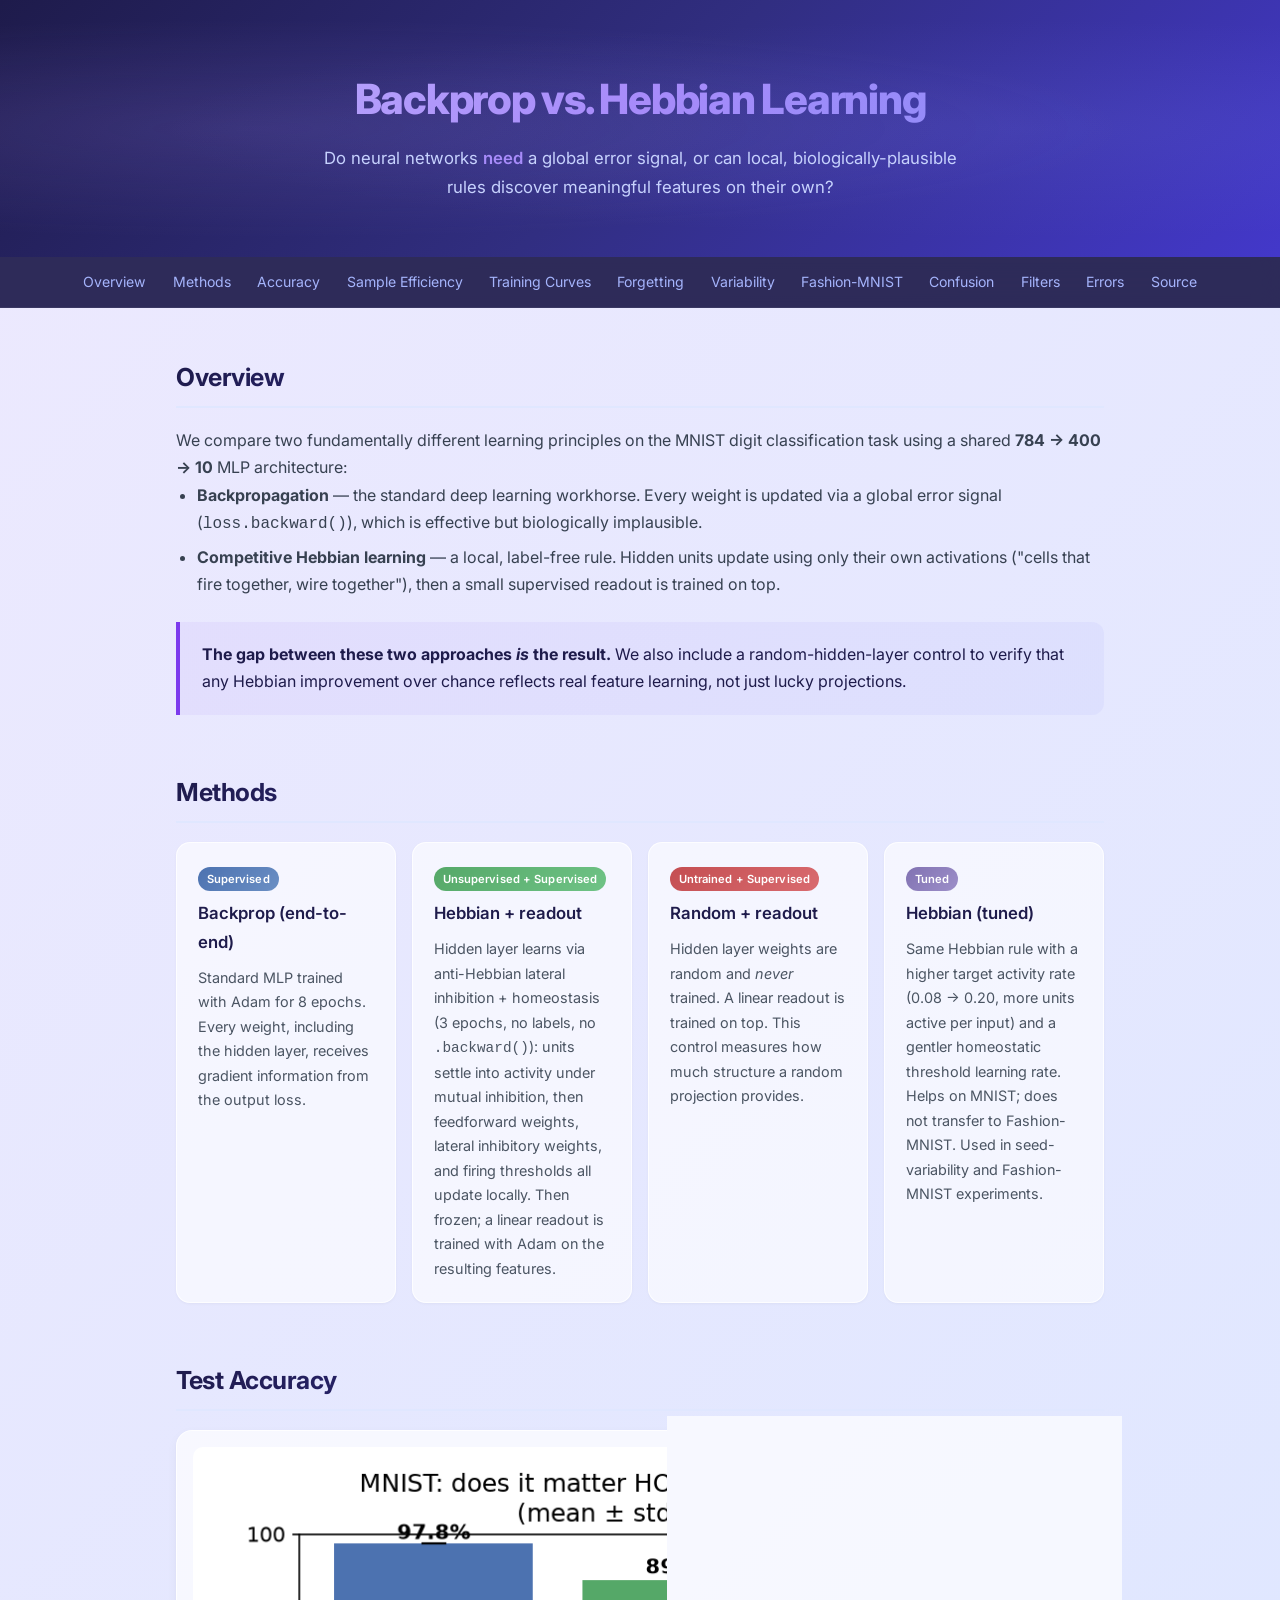
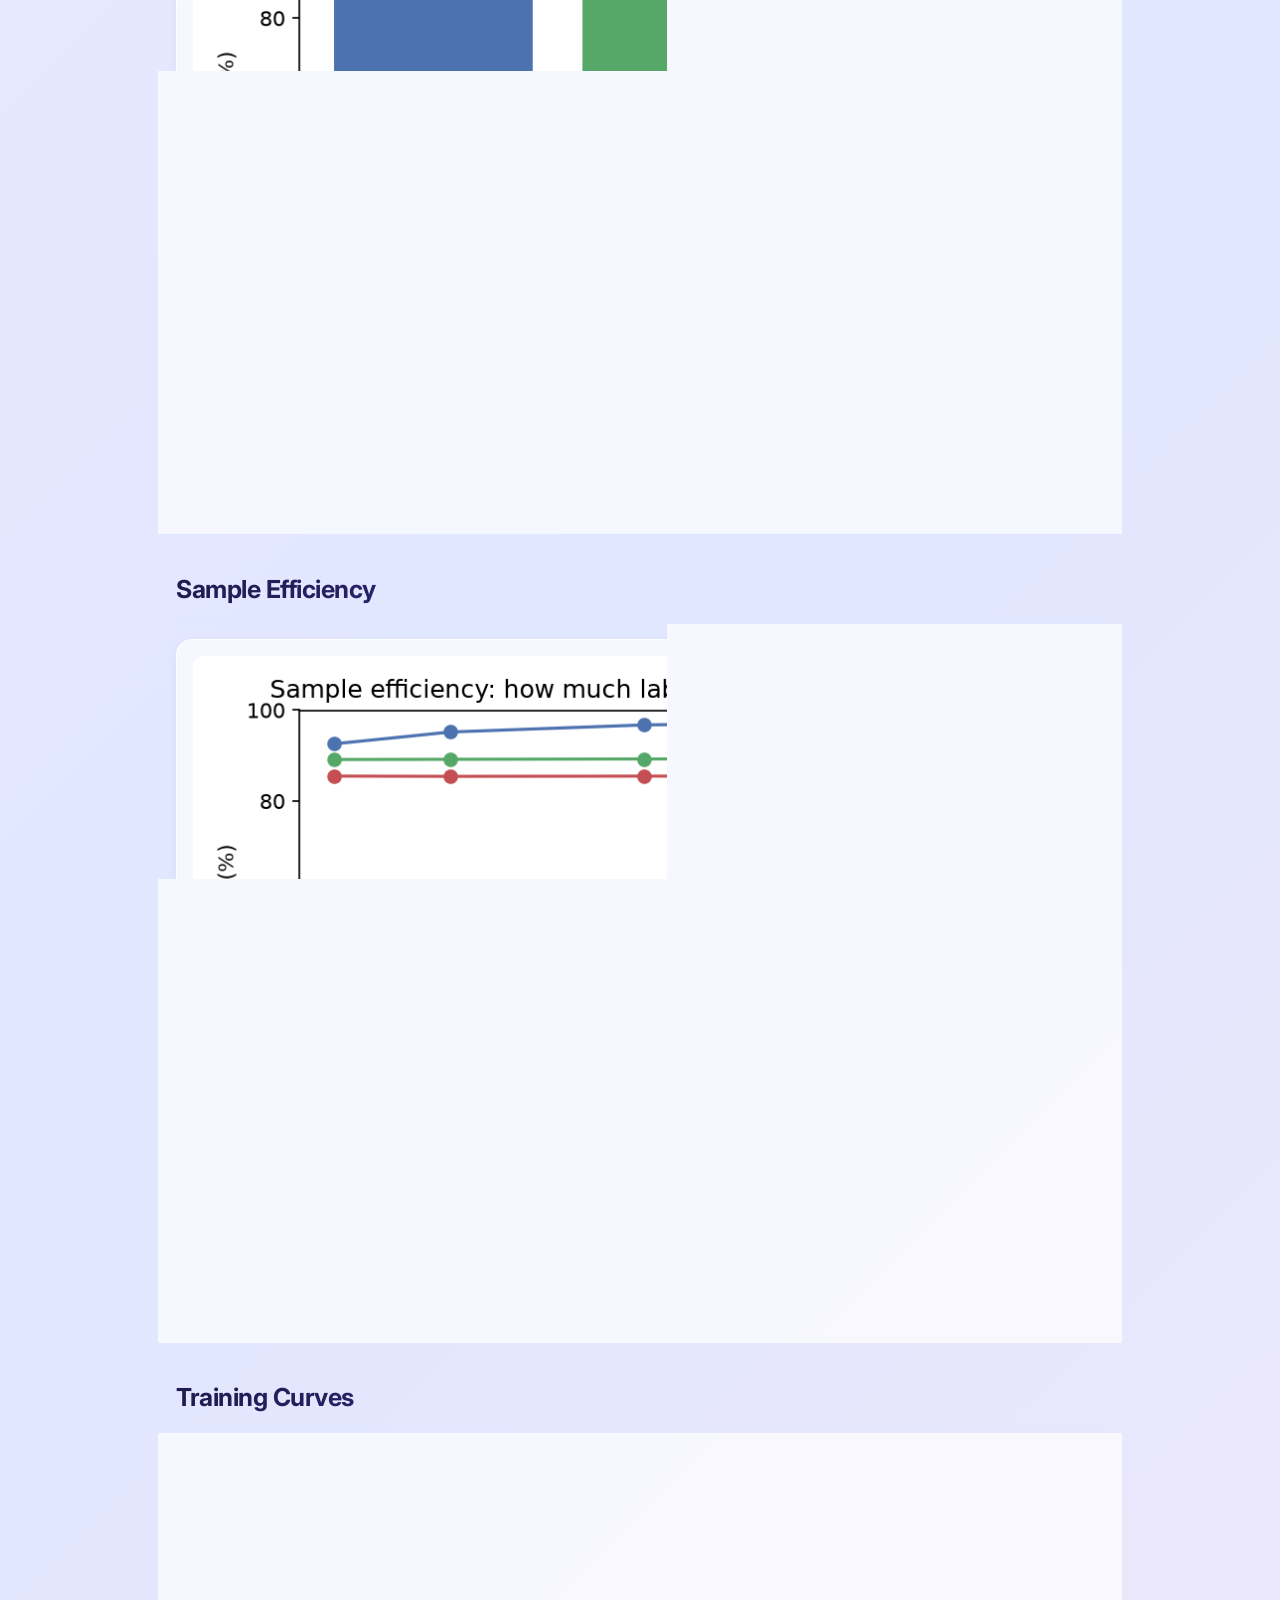
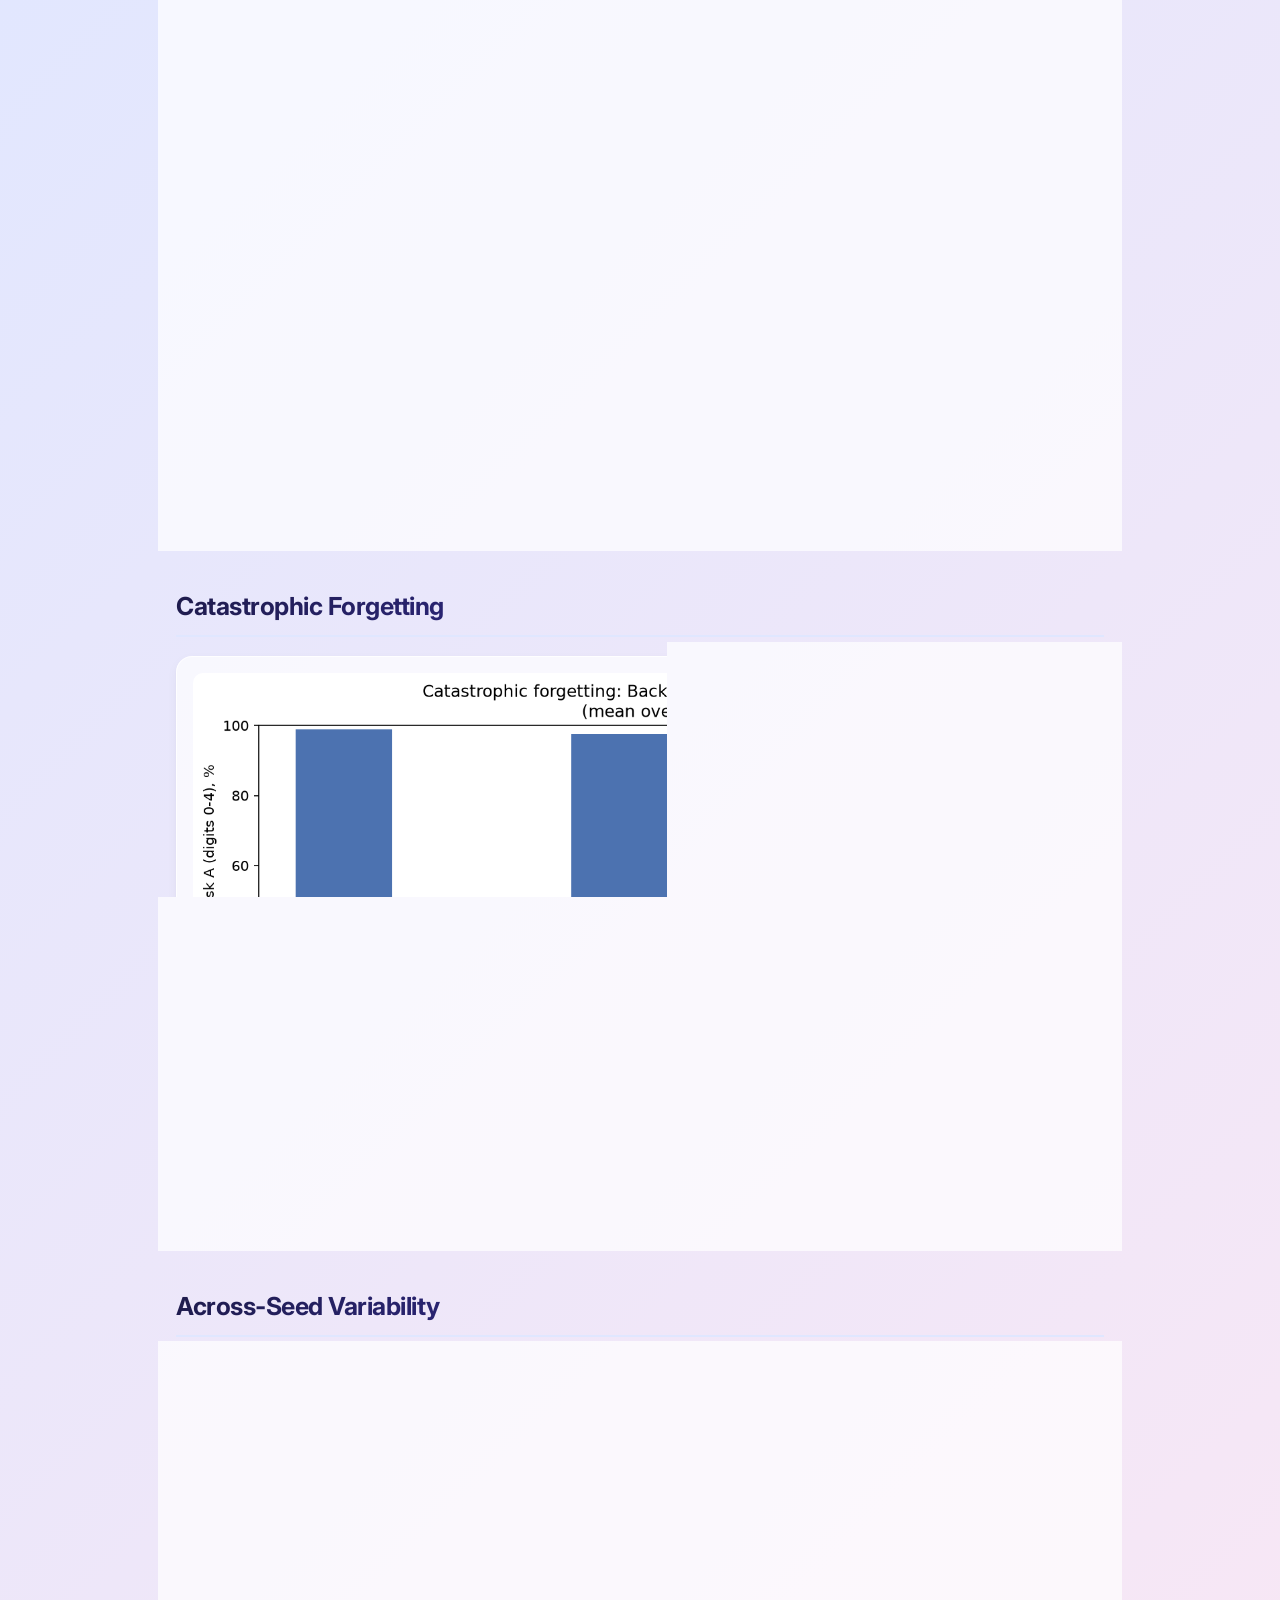
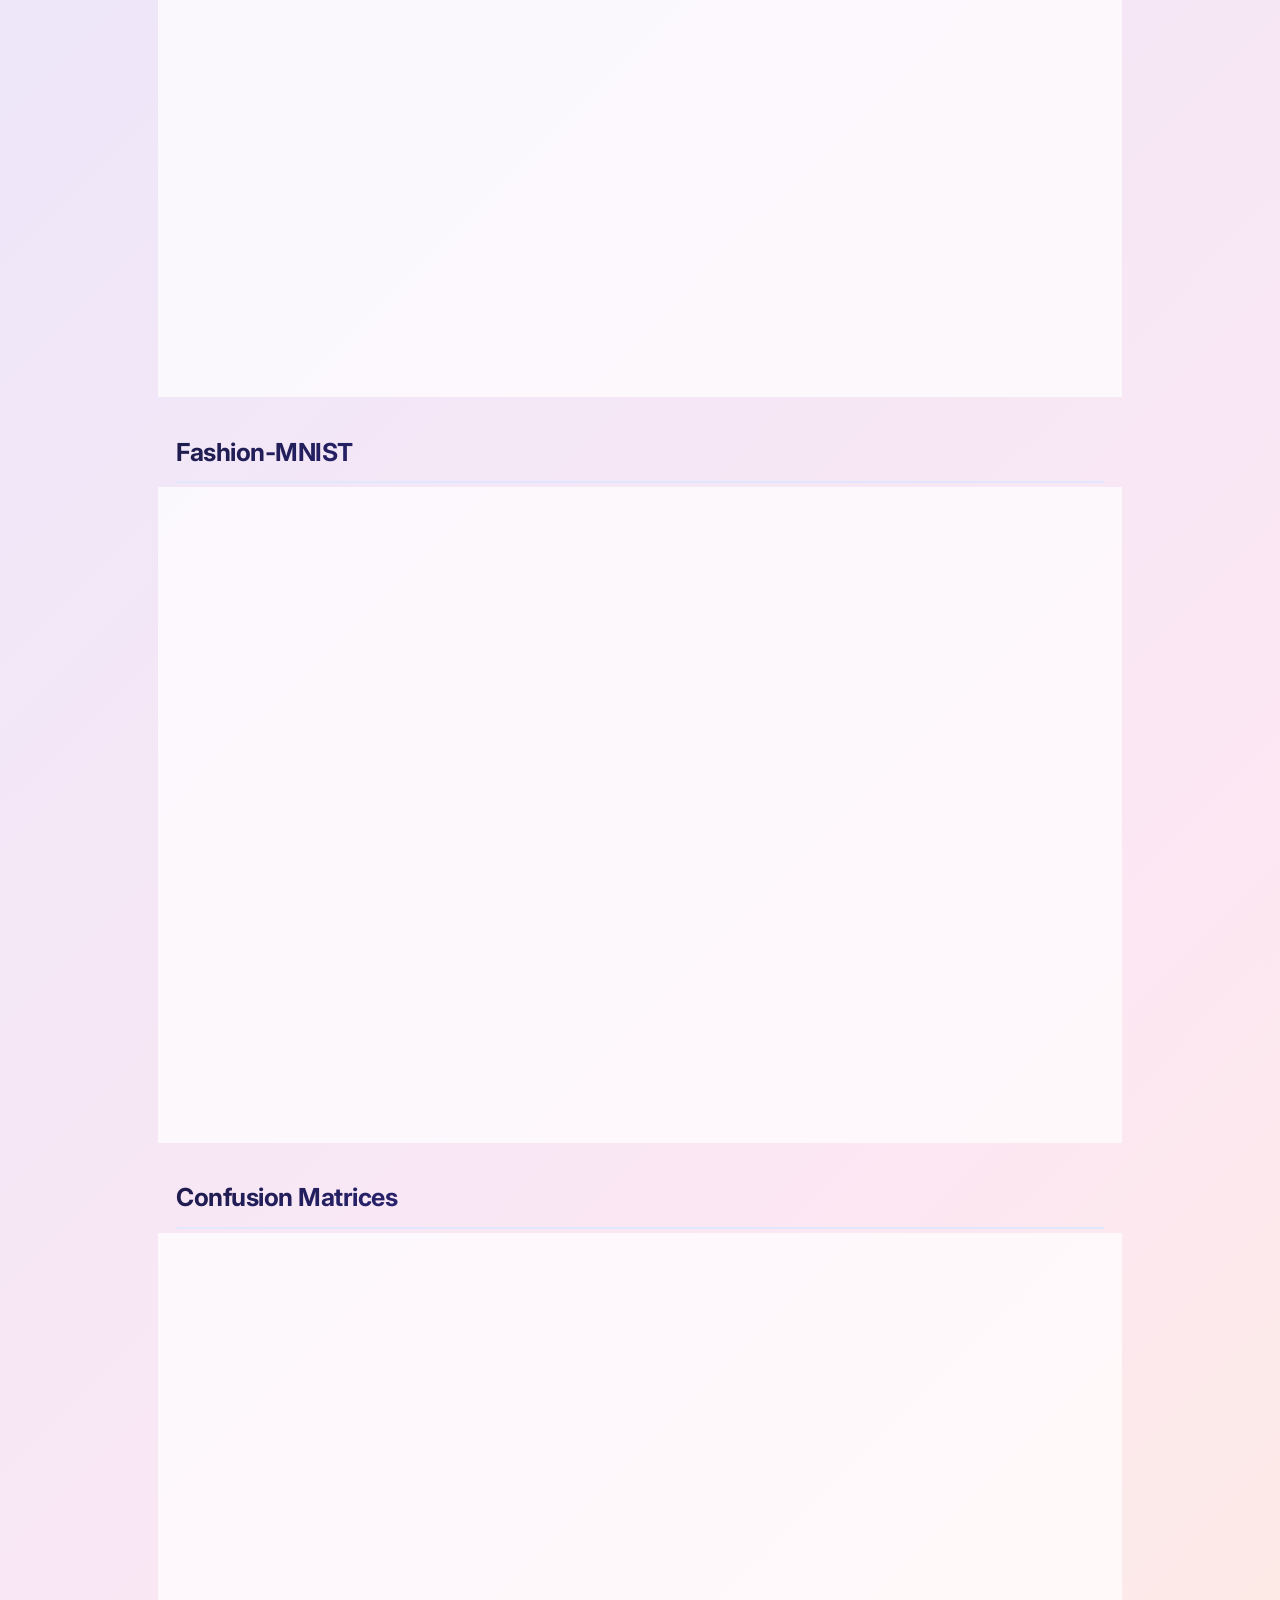
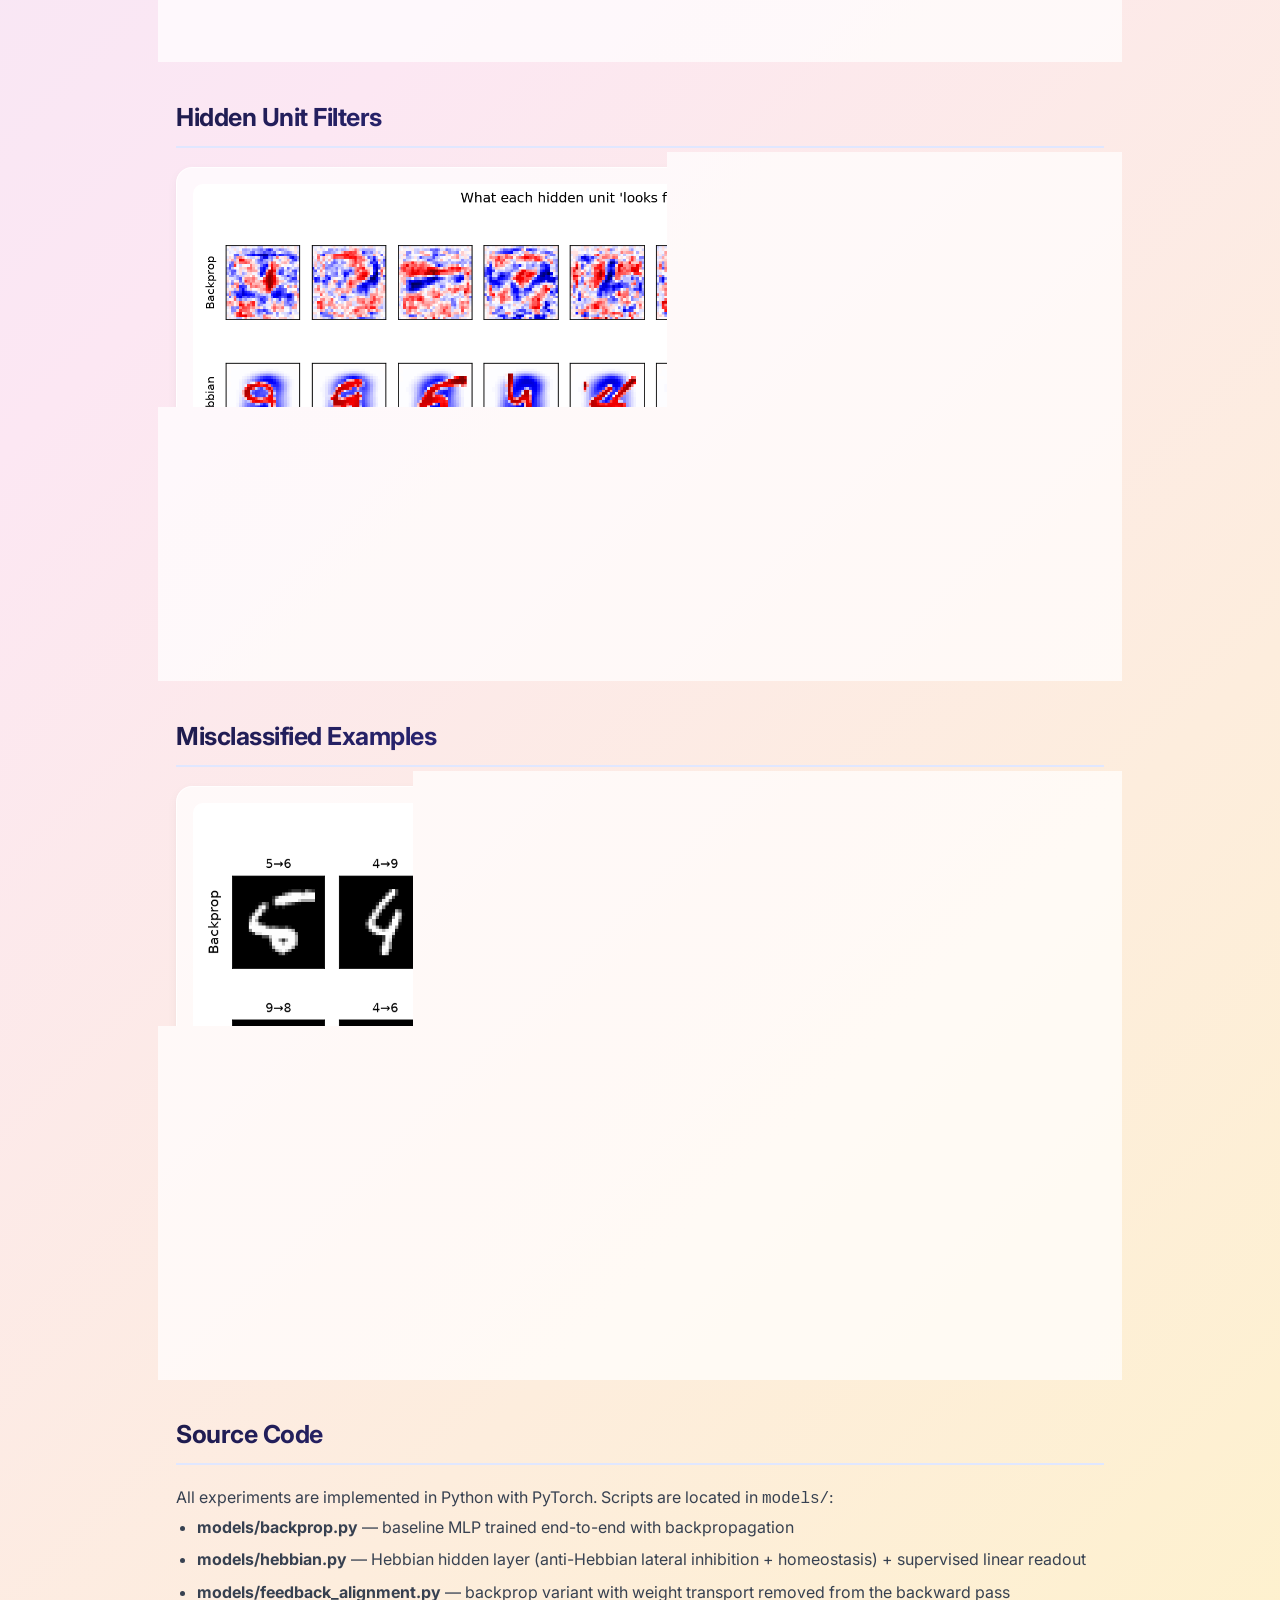
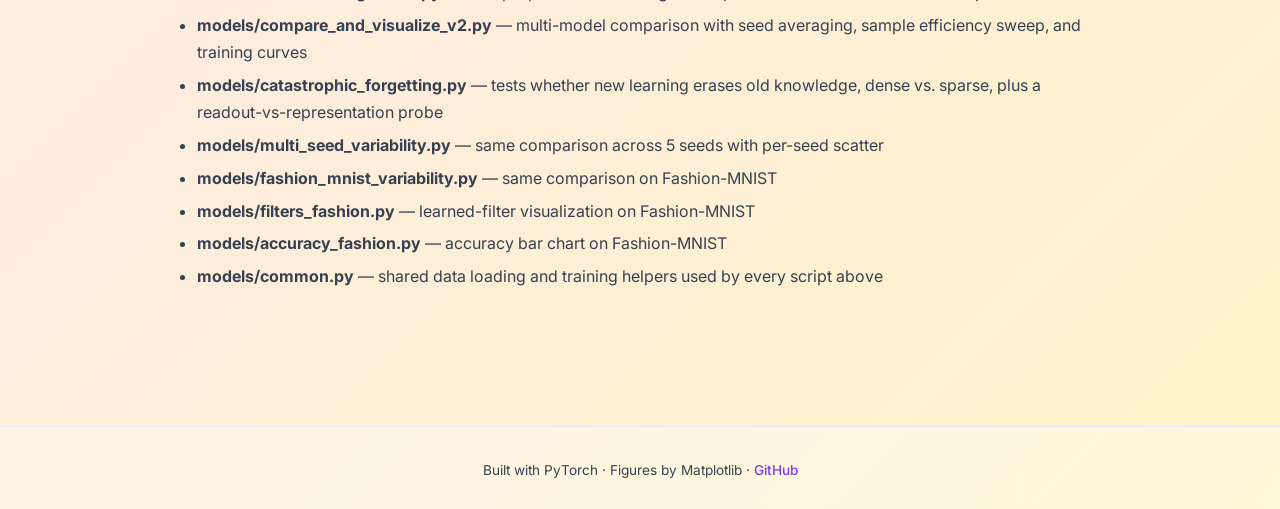
<file: index.html>
<!DOCTYPE html>
<html lang="en">
<head>
<meta charset="UTF-8">
<meta name="viewport" content="width=device-width, initial-scale=1">
<title>Backprop vs. Hebbian Learning on MNIST</title>
<link rel="preconnect" href="https://fonts.googleapis.com">
<link rel="preconnect" href="https://fonts.gstatic.com" crossorigin>
<link href="https://fonts.googleapis.com/css2?family=Inter:wght@400;500;600;700;800&display=swap" rel="stylesheet">
<link rel="stylesheet" href="static/style.css">
</head>
<body>

<header>
  <h1>Backprop vs. Hebbian Learning</h1>
  <p>Do neural networks <em>need</em> a global error signal, or can local, biologically-plausible rules discover meaningful features on their own?</p>
</header>

<nav>
  <a href="#overview">Overview</a>
  <a href="#methods">Methods</a>
  <a href="#accuracy">Accuracy</a>
  <a href="#sample-efficiency">Sample Efficiency</a>
  <a href="#training-curves">Training Curves</a>
  <a href="#catastrophic-forgetting">Forgetting</a>
  <a href="#seed-variability">Variability</a>
  <a href="#fashion-mnist">Fashion-MNIST</a>
  <a href="#confusion">Confusion</a>
  <a href="#filters">Filters</a>
  <a href="#misclassified">Errors</a>
  <a href="#source">Source</a>
</nav>

<main>

<section id="overview">
  <h2>Overview</h2>
  <p>We compare two fundamentally different learning principles on the MNIST digit classification task using a shared <strong>784 &rarr; 400 &rarr; 10</strong> MLP architecture:</p>
  <ul>
    <li><strong>Backpropagation</strong> &mdash; the standard deep learning workhorse. Every weight is updated via a global error signal (<code>loss.backward()</code>), which is effective but biologically implausible.</li>
    <li><strong>Competitive Hebbian learning</strong> &mdash; a local, label-free rule. Hidden units update using only their own activations ("cells that fire together, wire together"), then a small supervised readout is trained on top.</li>
  </ul>
  <div class="highlight">
    <p><strong>The gap between these two approaches <em>is</em> the result.</strong> We also include a random-hidden-layer control to verify that any Hebbian improvement over chance reflects real feature learning, not just lucky projections.</p>
  </div>
</section>

<section id="methods">
  <h2>Methods</h2>
  <div class="method-cards">
    <div class="card">
      <span class="tag tag-bp">Supervised</span>
      <h3>Backprop (end-to-end)</h3>
      <p>Standard MLP trained with Adam for 8 epochs. Every weight, including the hidden layer, receives gradient information from the output loss.</p>
    </div>
    <div class="card">
      <span class="tag tag-hib">Unsupervised + Supervised</span>
      <h3>Hebbian + readout</h3>
      <p>Hidden layer learns via anti-Hebbian lateral inhibition + homeostasis (3 epochs, no labels, no <code>.backward()</code>): units settle into activity under mutual inhibition, then feedforward weights, lateral inhibitory weights, and firing thresholds all update locally. Then frozen; a linear readout is trained with Adam on the resulting features.</p>
    </div>
    <div class="card">
      <span class="tag tag-rnd">Untrained + Supervised</span>
      <h3>Random + readout</h3>
      <p>Hidden layer weights are random and <em>never</em> trained. A linear readout is trained on top. This control measures how much structure a random projection provides.</p>
    </div>
    <div class="card">
      <span class="tag tag-tuning">Tuned</span>
      <h3>Hebbian (tuned)</h3>
      <p>Same Hebbian rule with a higher target activity rate (0.08 &rarr; 0.20, more units active per input) and a gentler homeostatic threshold learning rate. Helps on MNIST; does not transfer to Fashion-MNIST. Used in seed-variability and Fashion-MNIST experiments.</p>
    </div>
  </div>
</section>

<section id="accuracy">
  <h2>Test Accuracy</h2>
  <figure>
    <img src="output/accuracy_comparison.png" alt="Accuracy comparison bar chart">
    <figcaption>Mean test accuracy &plusmn; 1 standard deviation across 3 random seeds. Backprop leads, but Hebbian features outperform a random projection, confirming that local learning discovered real structure.</figcaption>
  </figure>
</section>

<section id="sample-efficiency">
  <h2>Sample Efficiency</h2>
  <figure>
    <img src="output/sample_efficiency.png" alt="Sample efficiency plot">
    <figcaption>Accuracy as a function of the fraction of labeled training data used. The Hebbian hidden layer always trains on the full <em>unlabeled</em> set &mdash; only the supervised readout is label-starved. This highlights a key advantage of unsupervised pre-training.</figcaption>
  </figure>
</section>

<section id="training-curves">
  <h2>Training Curves</h2>
  <figure>
    <img src="output/training_curves.png" alt="Training curves">
    <figcaption>Test accuracy over training epochs. Backprop converges rapidly, while the Hebbian readout improves more gradually over its longer training schedule.</figcaption>
  </figure>
</section>

<section id="catastrophic-forgetting">
  <h2>Catastrophic Forgetting</h2>
  <figure>
    <img src="output/catastrophic_forgetting.png" alt="Catastrophic forgetting bar chart">
    <figcaption>Test accuracy on Task A (digits 0&ndash;4) before and after training on Task B (digits 5&ndash;9). A larger drop indicates more forgetting. Linear probes measure how much Task A information is still recoverable from each model's hidden representation after Task B.</figcaption>
  </figure>
</section>

<section id="seed-variability">
  <h2>Across-Seed Variability</h2>
  <figure>
    <img src="output/seed_variability.png" alt="Seed variability scatter plot">
    <figcaption>Each faint dot is one of 5 independent runs. The diamond marks the mean &plusmn; 1 std. The spread across seeds is more informative than any single run, and the tuned Hebbian variant closes part of the gap with backprop.</figcaption>
  </figure>
</section>

<section id="fashion-mnist">
  <h2>Fashion-MNIST</h2>
  <figure>
    <img src="output/fashion_seed_variability.png" alt="Fashion-MNIST variability">
    <figcaption>The same 4-condition comparison on Fashion-MNIST, a harder 10-class task. With more separable classes, the tuned Hebbian model pulls clearly ahead of the random baseline.</figcaption>
  </figure>
</section>

<section id="confusion">
  <h2>Confusion Matrices</h2>
  <figure>
    <img src="output/confusion_matrices.png" alt="Confusion matrices">
    <figcaption>Error matrices (diagonal removed) for a representative run. Darker cells mark digit pairs the model frequently confuses. Backprop's matrix is sparsest, reflecting its higher accuracy.</figcaption>
  </figure>
</section>

<section id="filters">
  <h2>Hidden Unit Filters</h2>
  <figure>
    <img src="output/filters.png" alt="Weight filters">
    <figcaption>The first 10 hidden-unit weight patterns reshaped to 28&times;28. Backprop units develop stroke detectors; Hebbian units learn soft digit templates; Random units show no structure.</figcaption>
  </figure>
</section>

<section id="misclassified">
  <h2>Misclassified Examples</h2>
  <figure>
    <img src="output/misclassified.png" alt="Misclassified digits">
    <figcaption>Examples each model gets wrong (true digit &rarr; predicted digit). Comparing the error patterns reveals which digit confusions are shared and which are unique to each learning rule.</figcaption>
  </figure>
</section>

<section id="source">
  <h2>Source Code</h2>
  <p>All experiments are implemented in Python with PyTorch. Scripts are located in <code>models/</code>:</p>
  <ul>
    <li><strong>models/backprop.py</strong> &mdash; baseline MLP trained end-to-end with backpropagation</li>
    <li><strong>models/hebbian.py</strong> &mdash; Hebbian hidden layer (anti-Hebbian lateral inhibition + homeostasis) + supervised linear readout</li>
    <li><strong>models/feedback_alignment.py</strong> &mdash; backprop variant with weight transport removed from the backward pass</li>
    <li><strong>models/compare_and_visualize_v2.py</strong> &mdash; multi-model comparison with seed averaging, sample efficiency sweep, and training curves</li>
    <li><strong>models/catastrophic_forgetting.py</strong> &mdash; tests whether new learning erases old knowledge, dense vs. sparse, plus a readout-vs-representation probe</li>
    <li><strong>models/multi_seed_variability.py</strong> &mdash; same comparison across 5 seeds with per-seed scatter</li>
    <li><strong>models/fashion_mnist_variability.py</strong> &mdash; same comparison on Fashion-MNIST</li>
    <li><strong>models/filters_fashion.py</strong> &mdash; learned-filter visualization on Fashion-MNIST</li>
    <li><strong>models/accuracy_fashion.py</strong> &mdash; accuracy bar chart on Fashion-MNIST</li>
    <li><strong>models/common.py</strong> &mdash; shared data loading and training helpers used by every script above</li>
  </ul>
</section>

</main>

<footer>
  <p>Built with PyTorch &middot; Figures by Matplotlib &middot; <a href="https://github.com/JoshBeitler47/CompBioFinalProject">GitHub</a></p>
</footer>

</body>
</html>
</file>
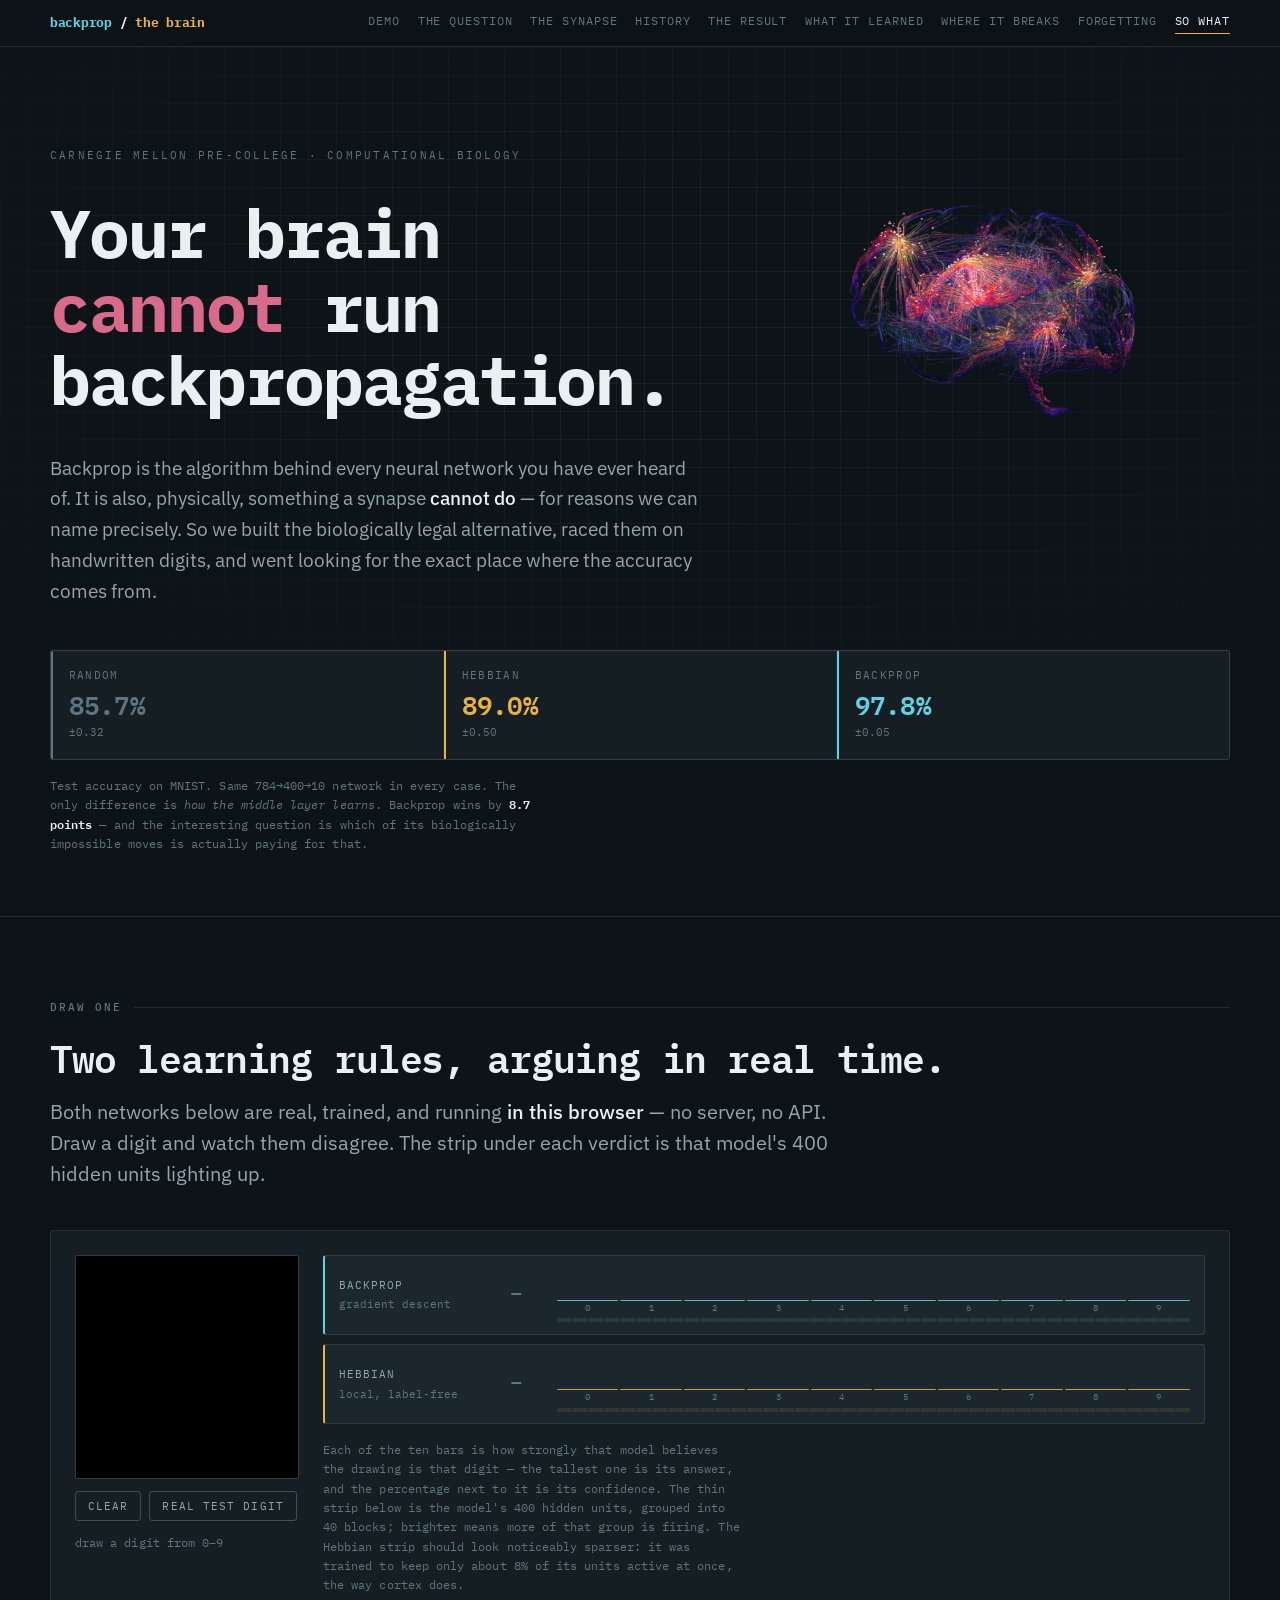
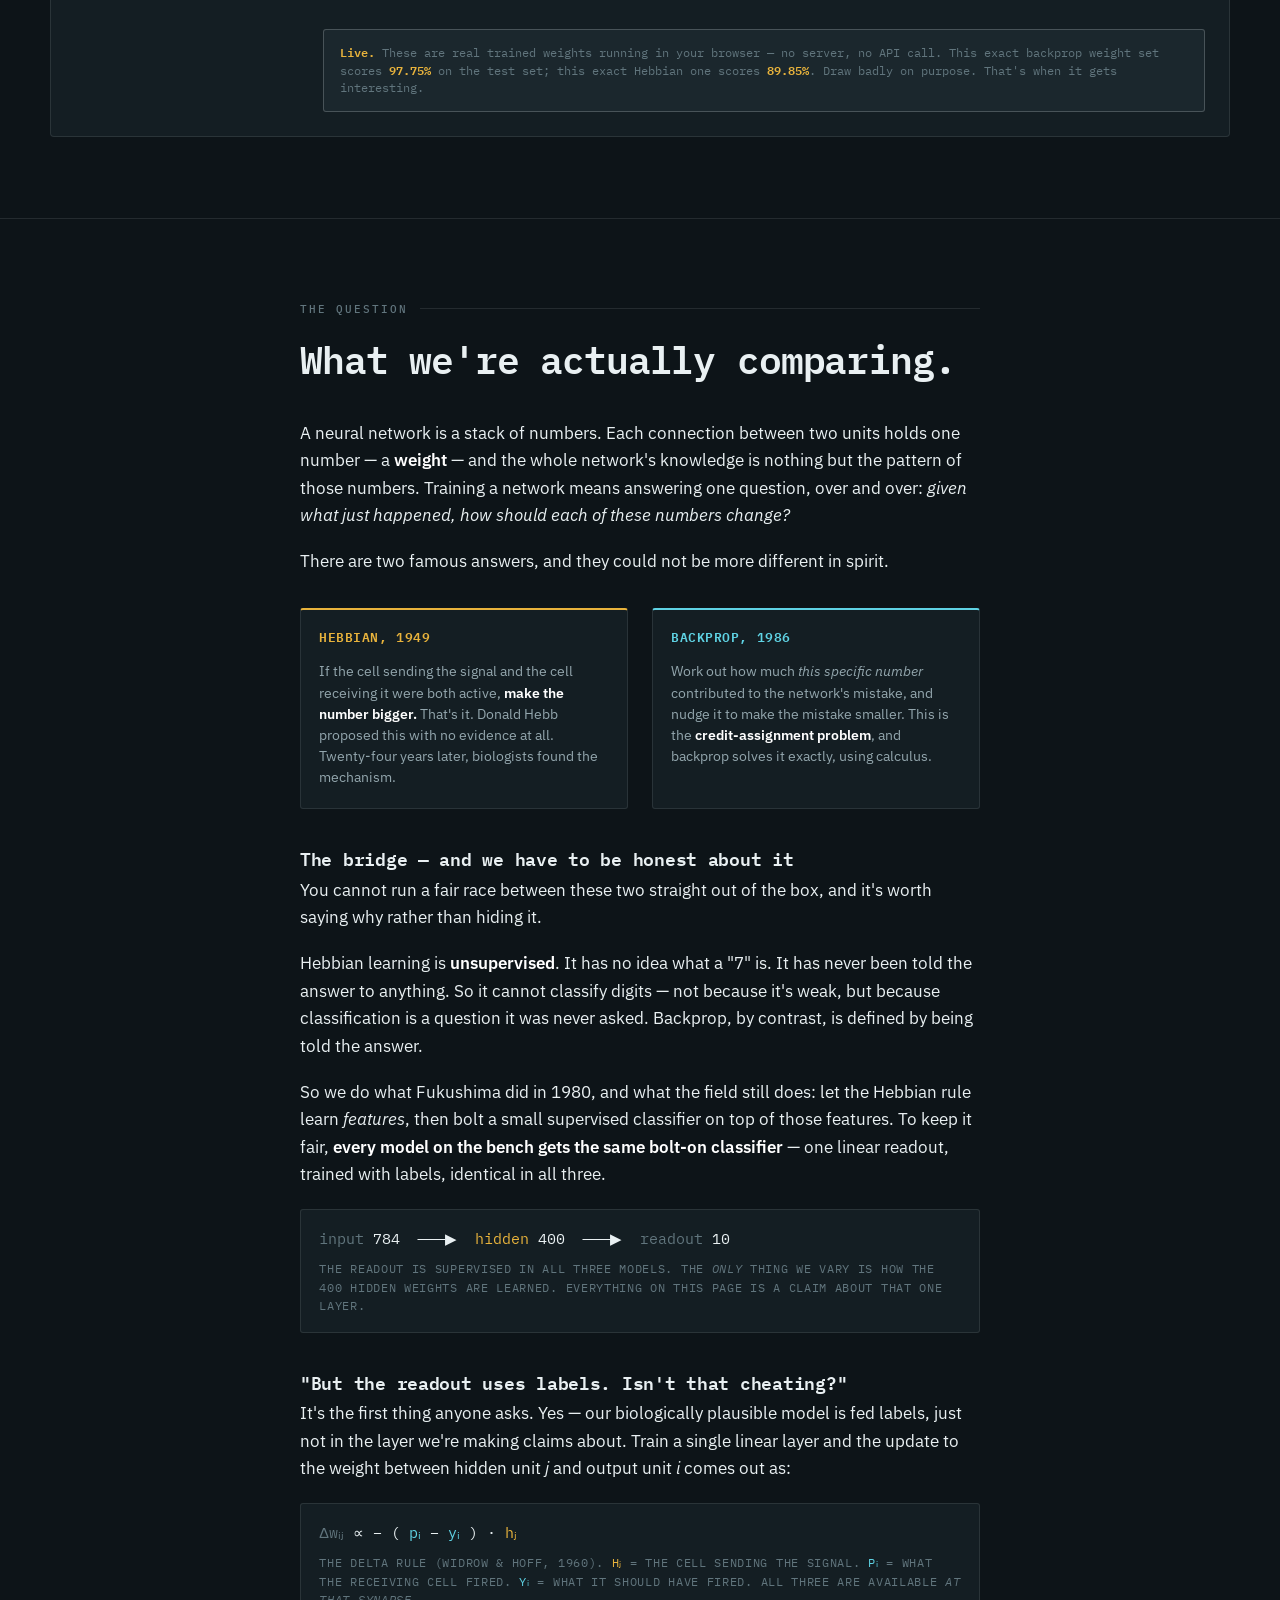
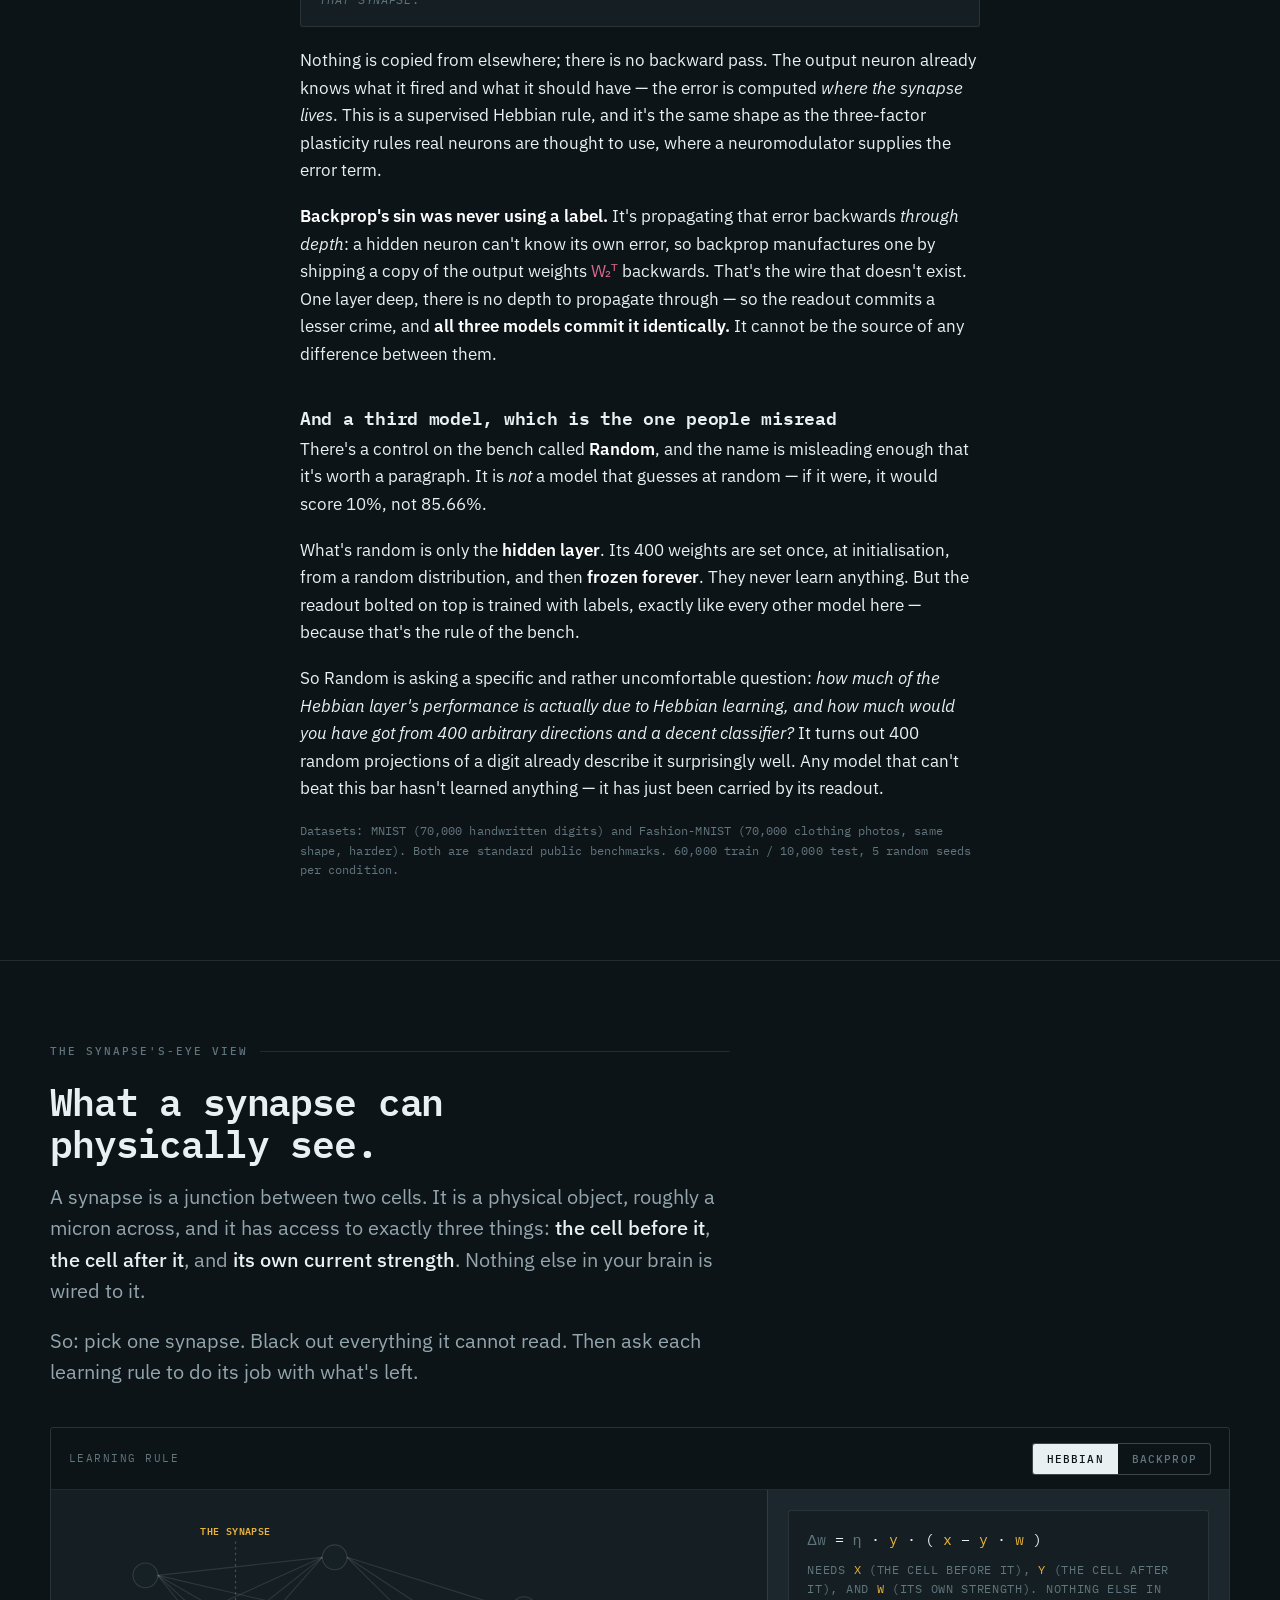
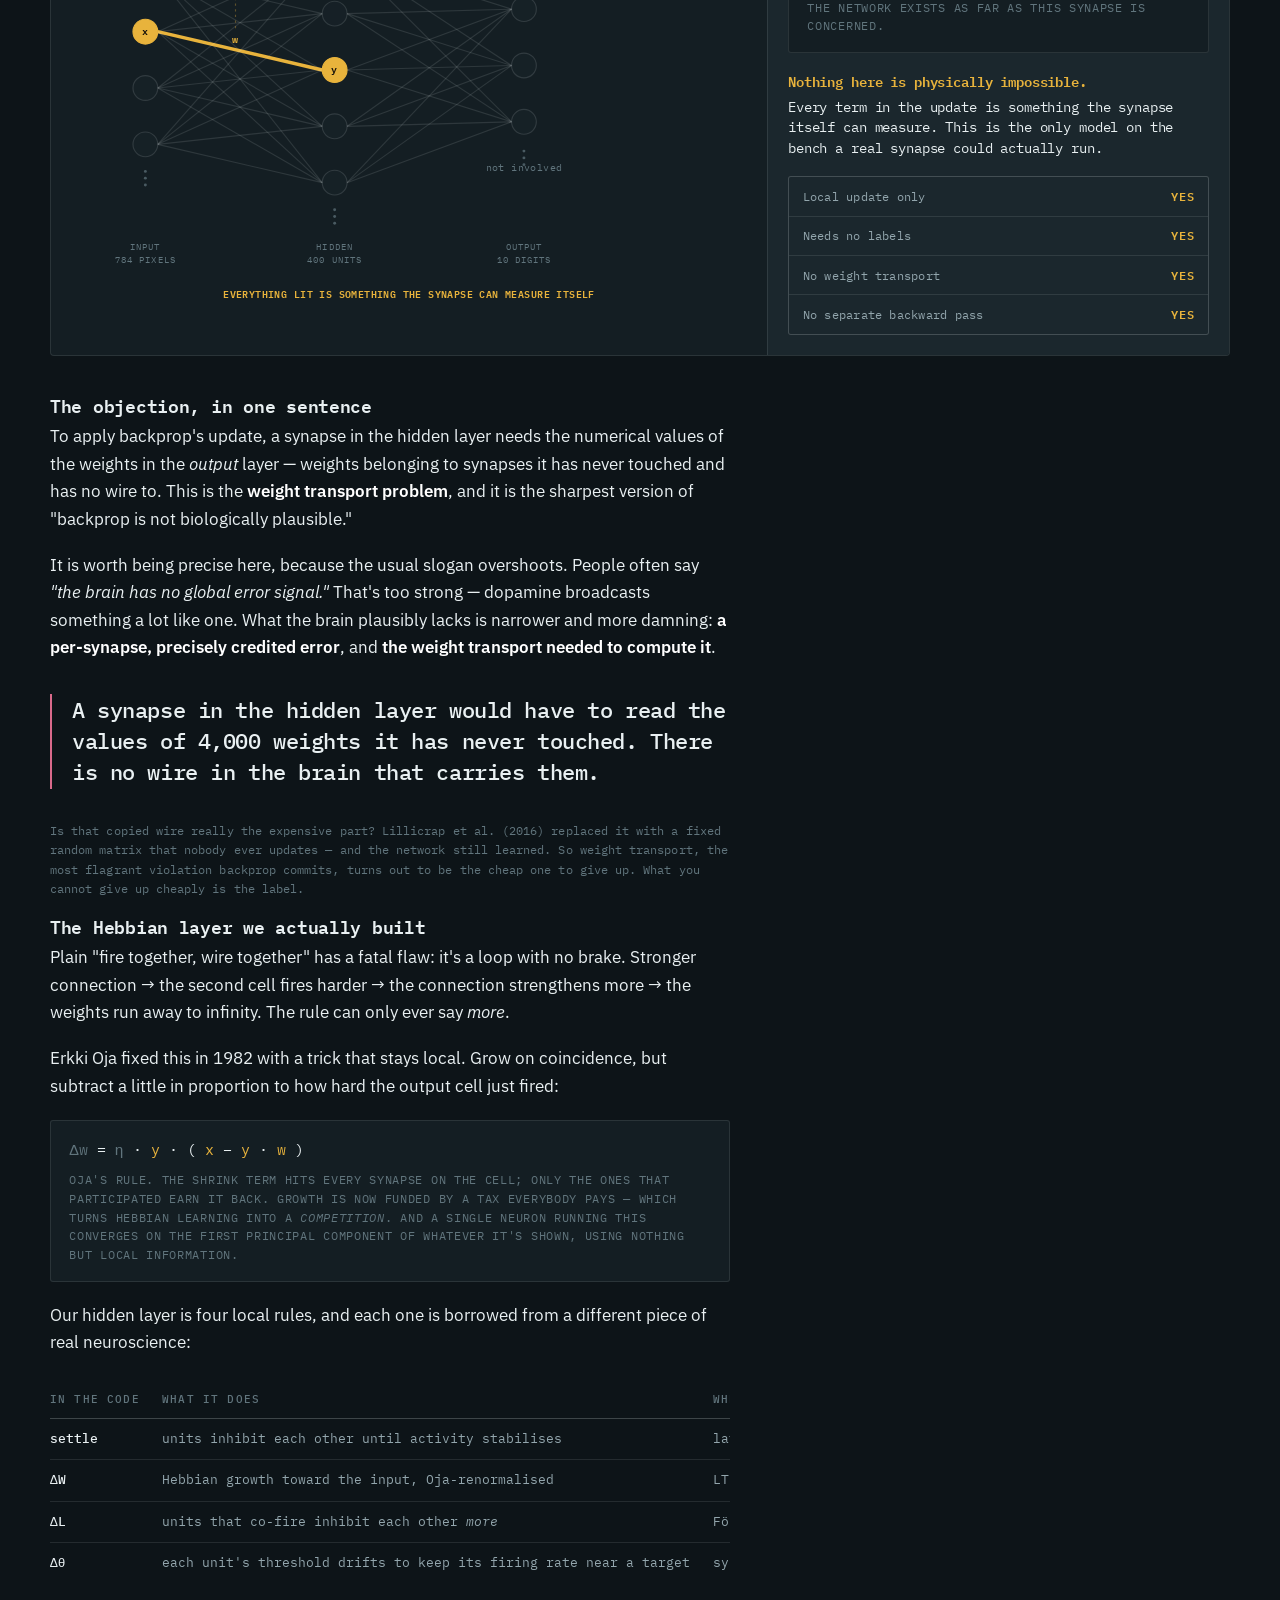
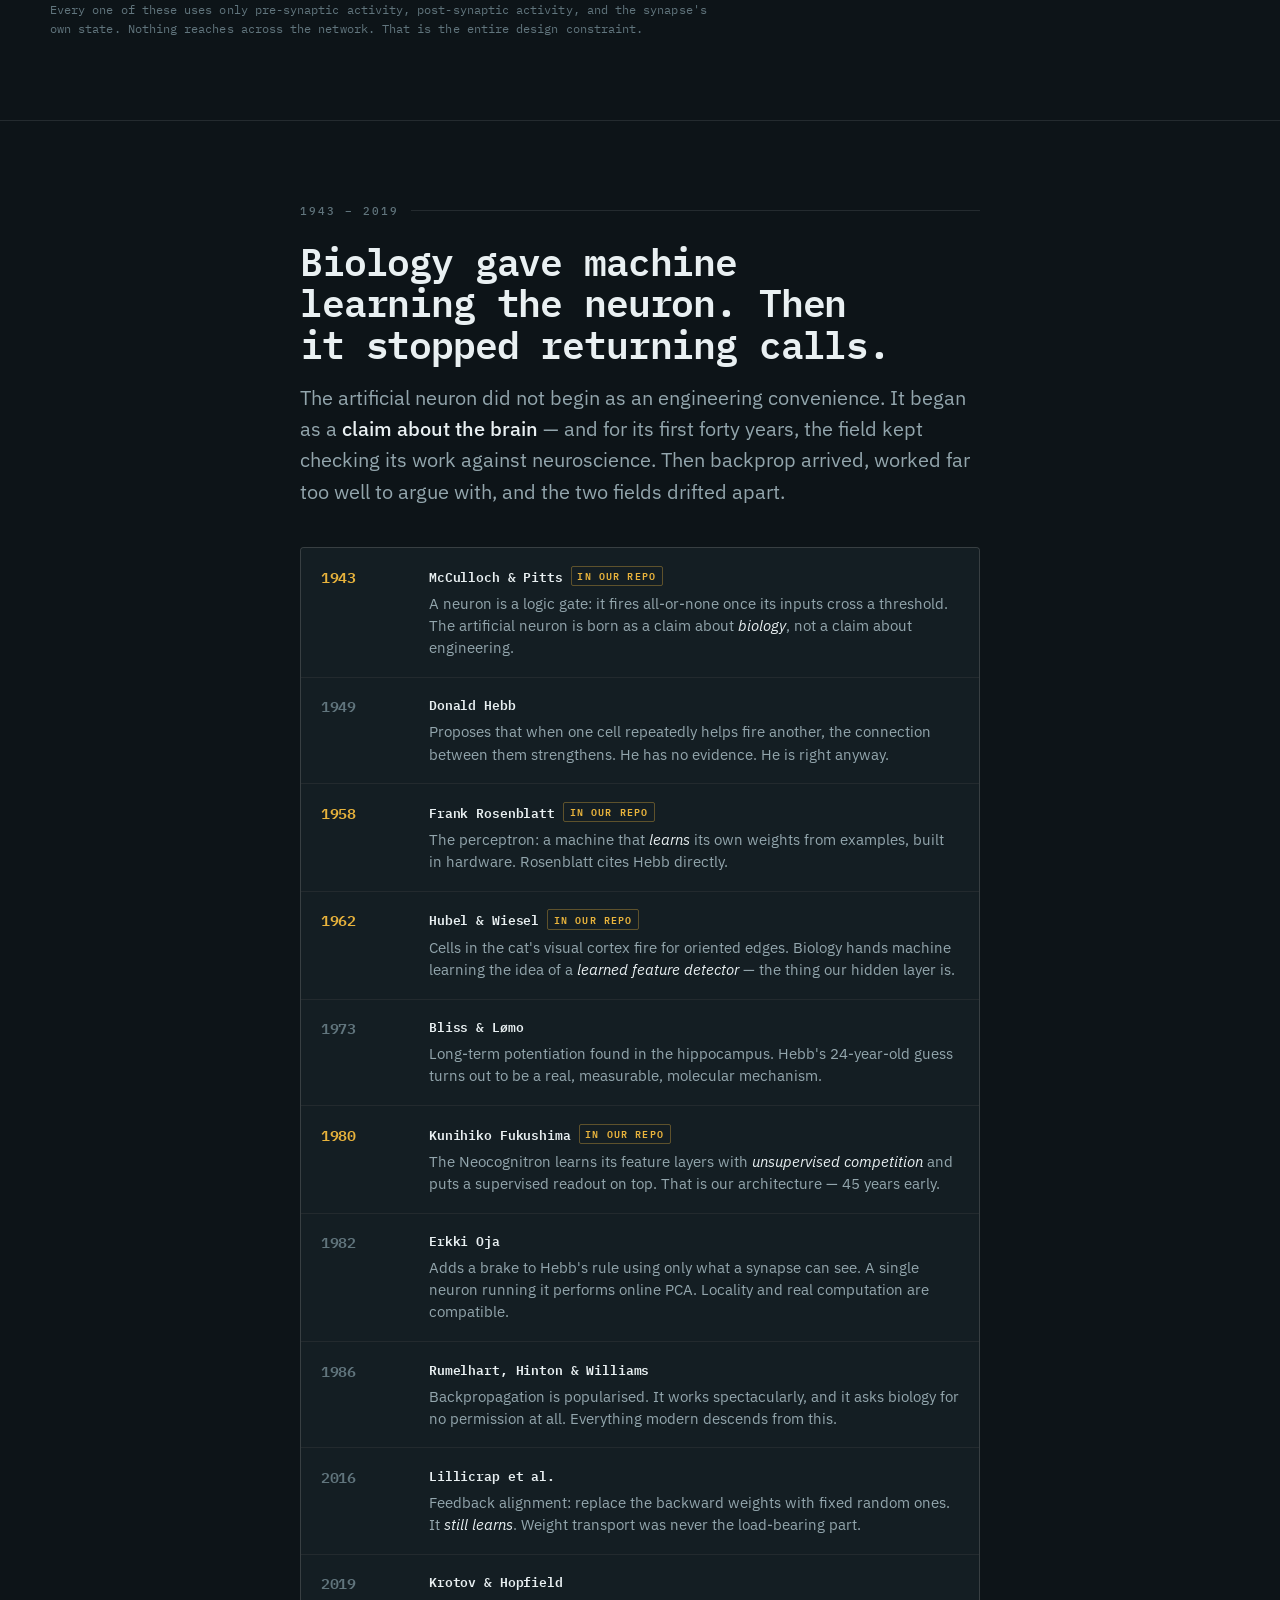
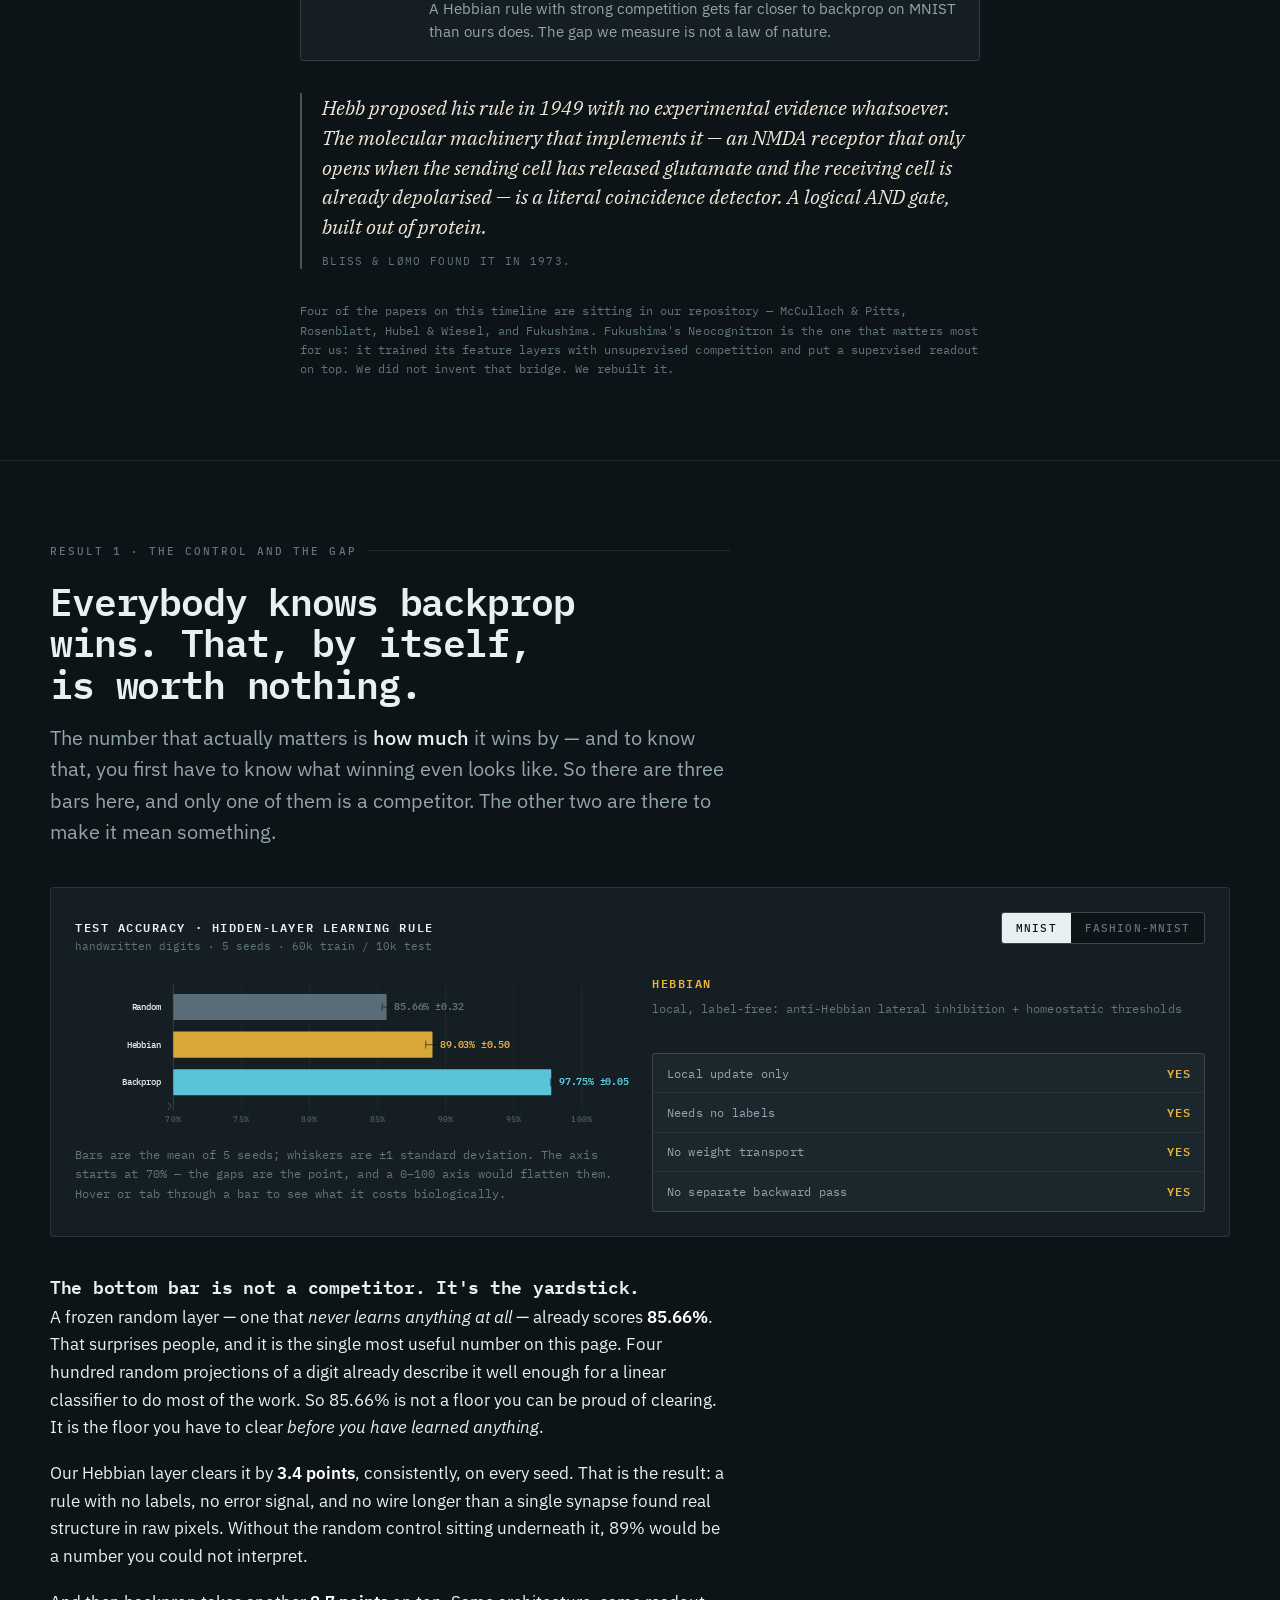
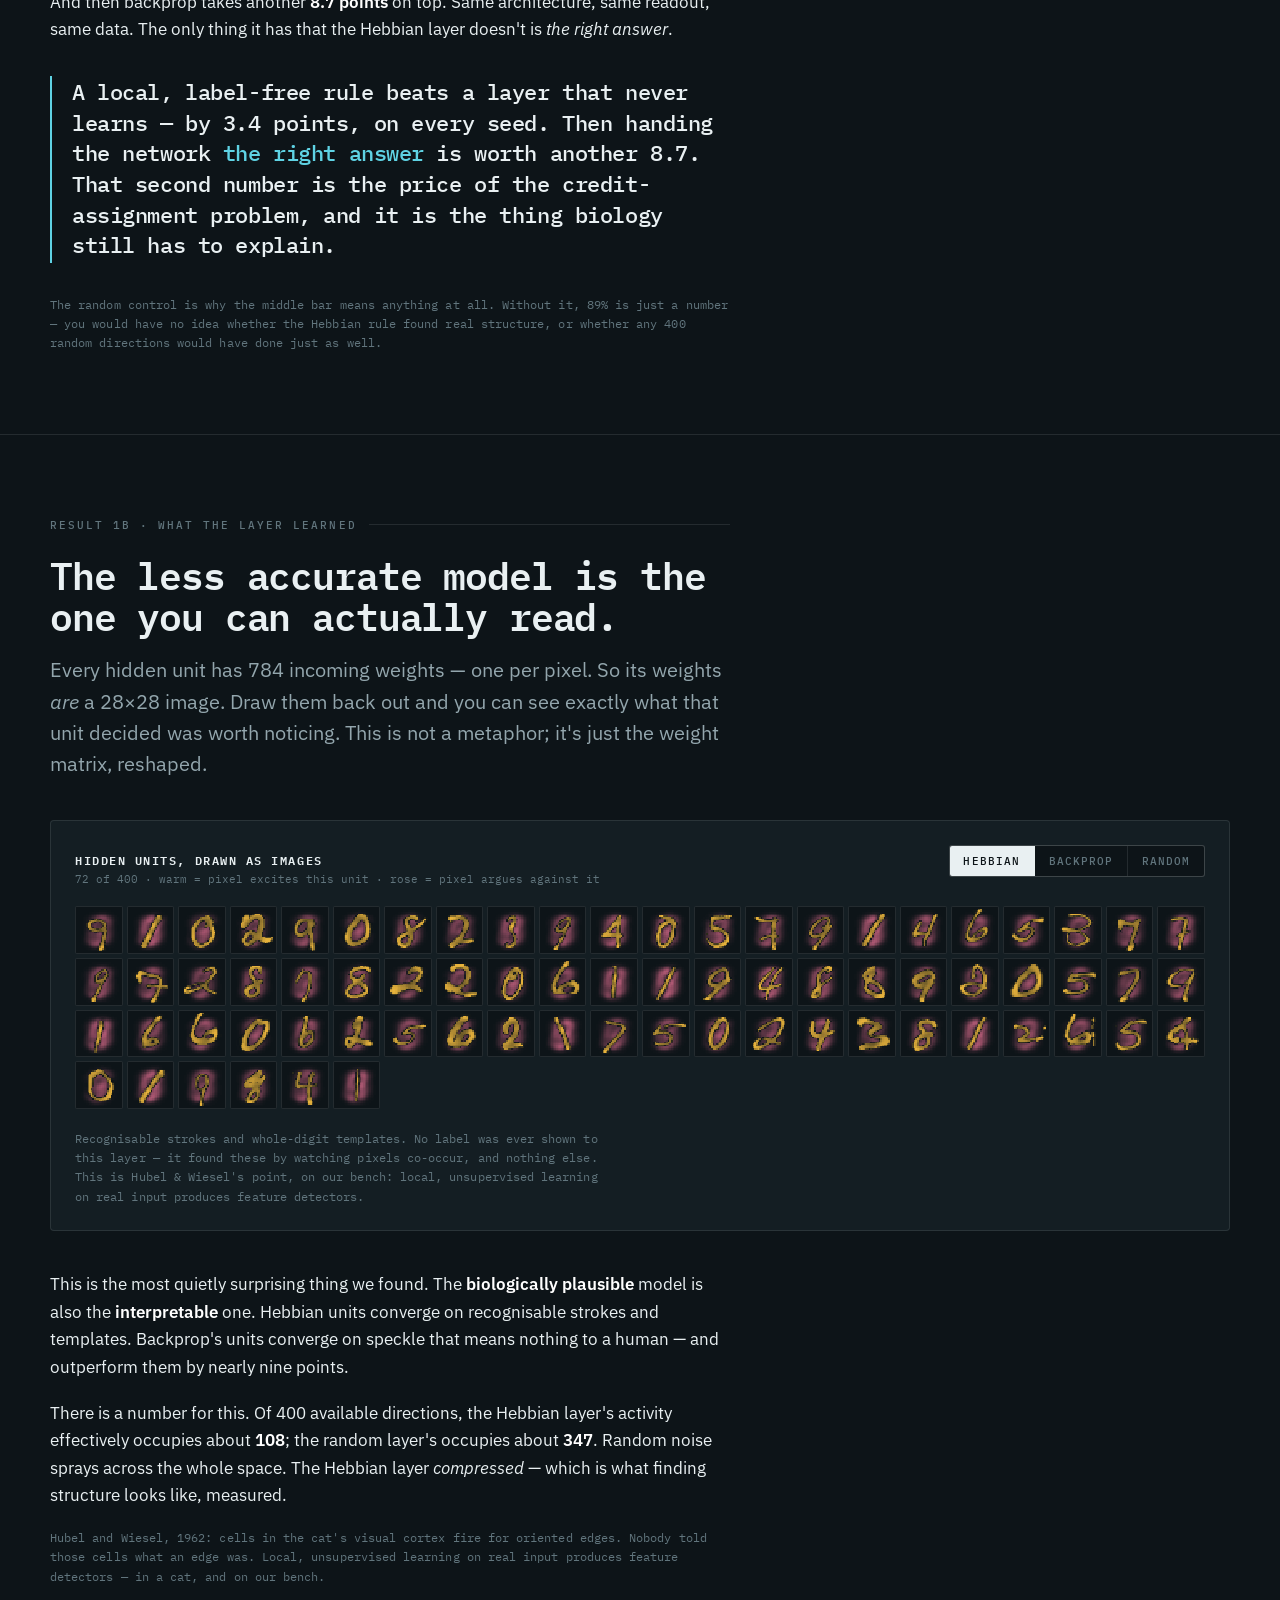
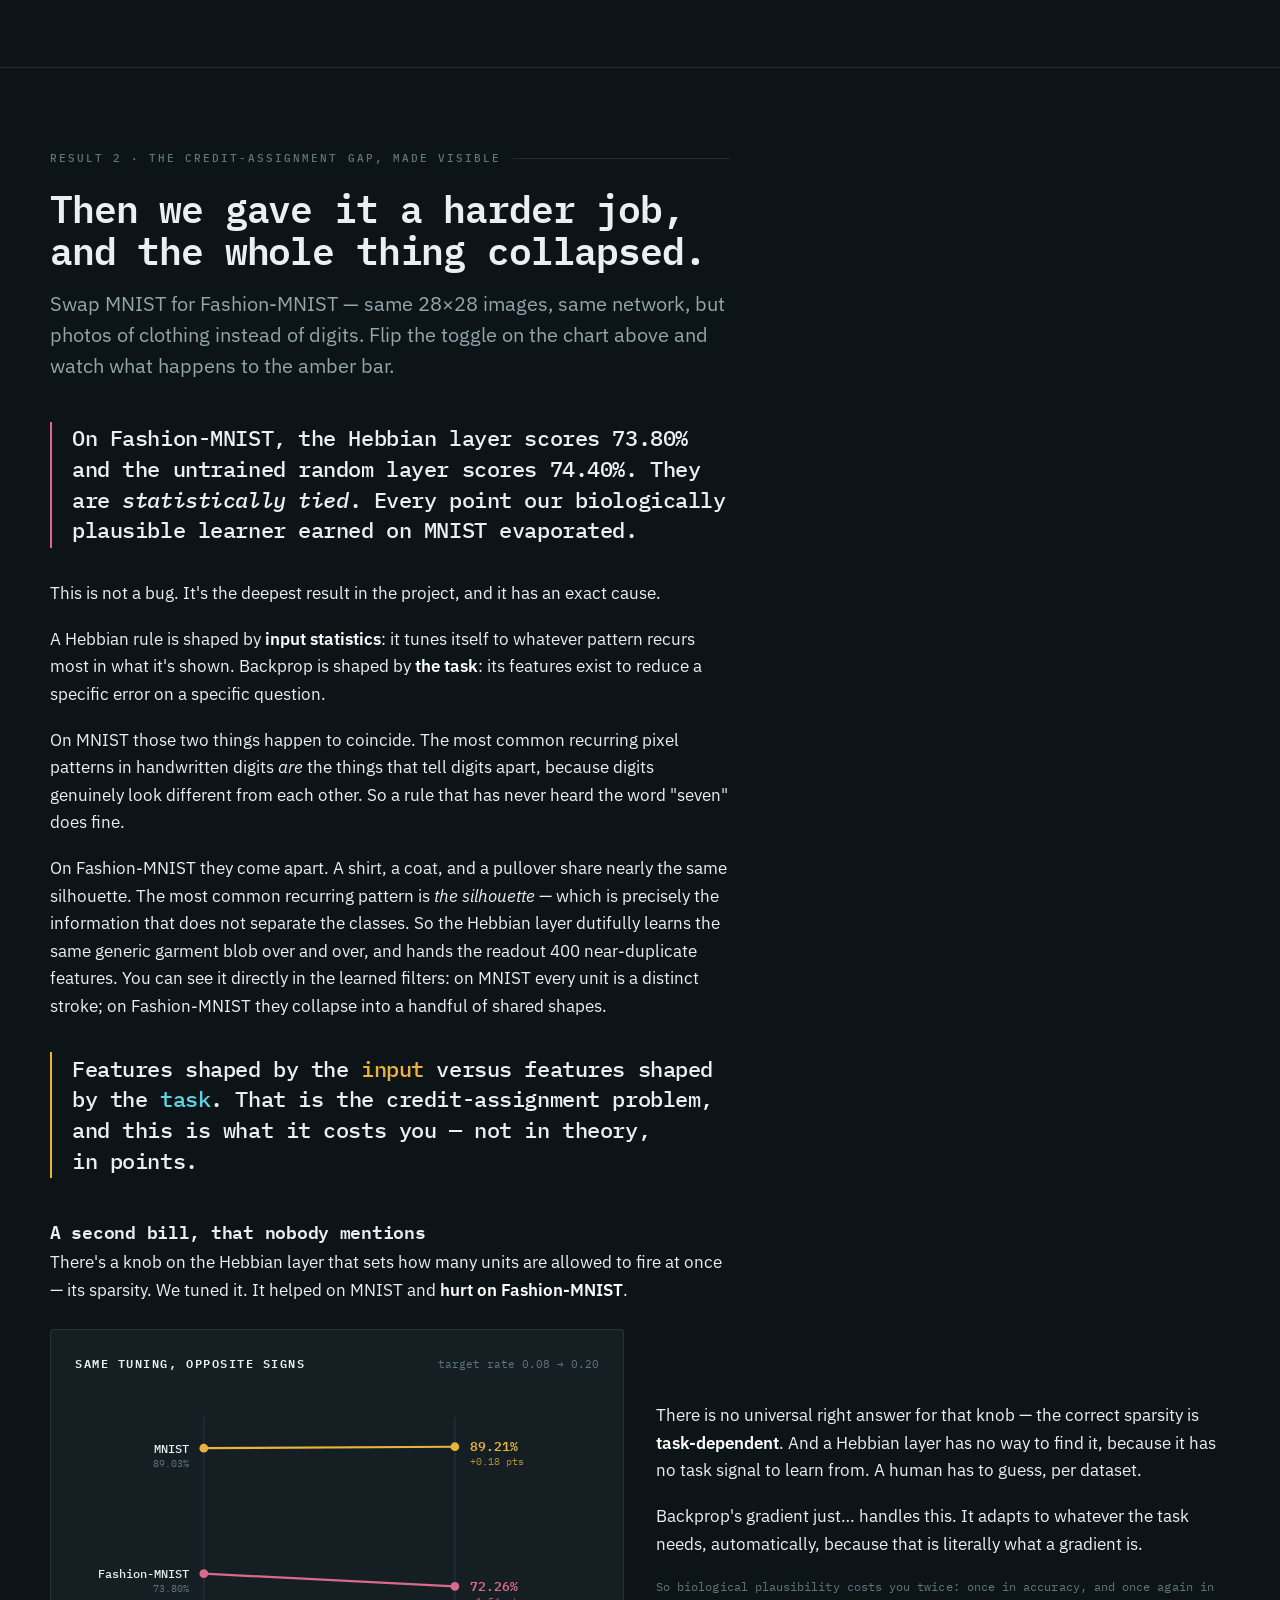
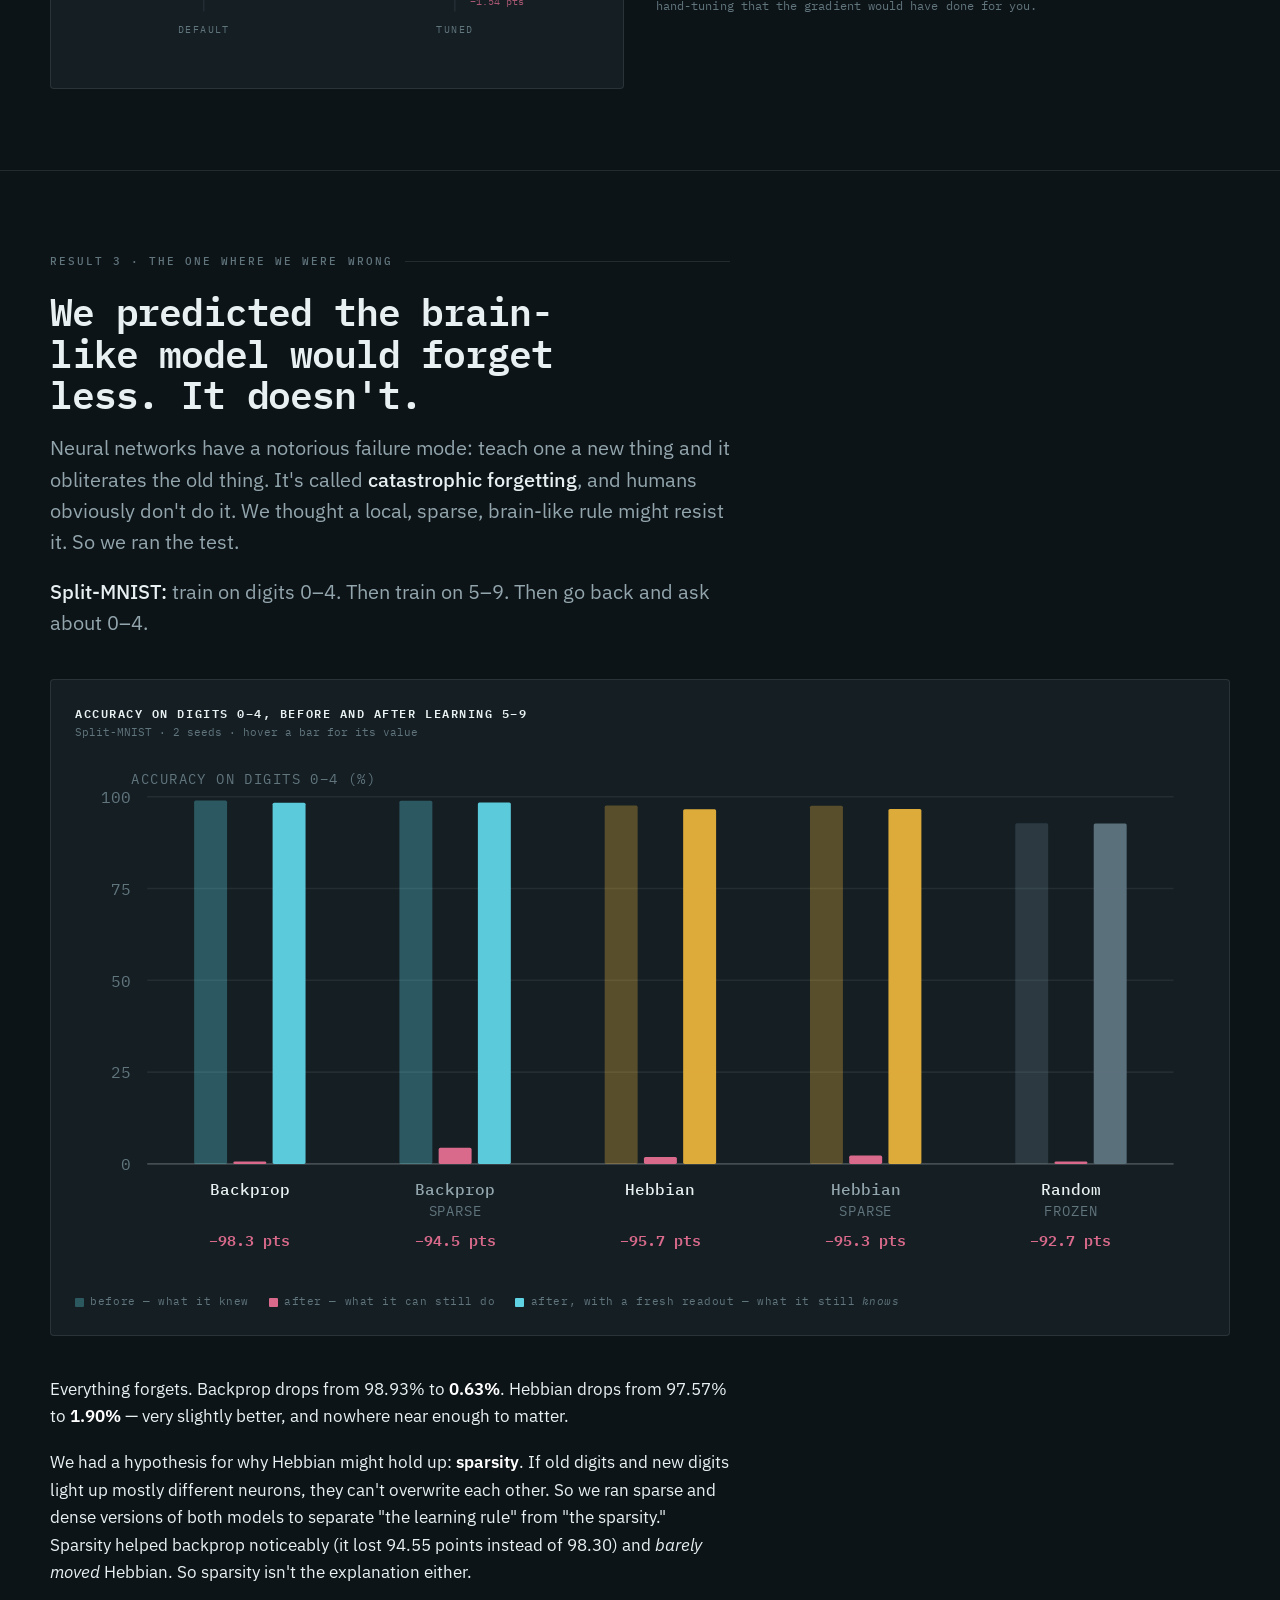
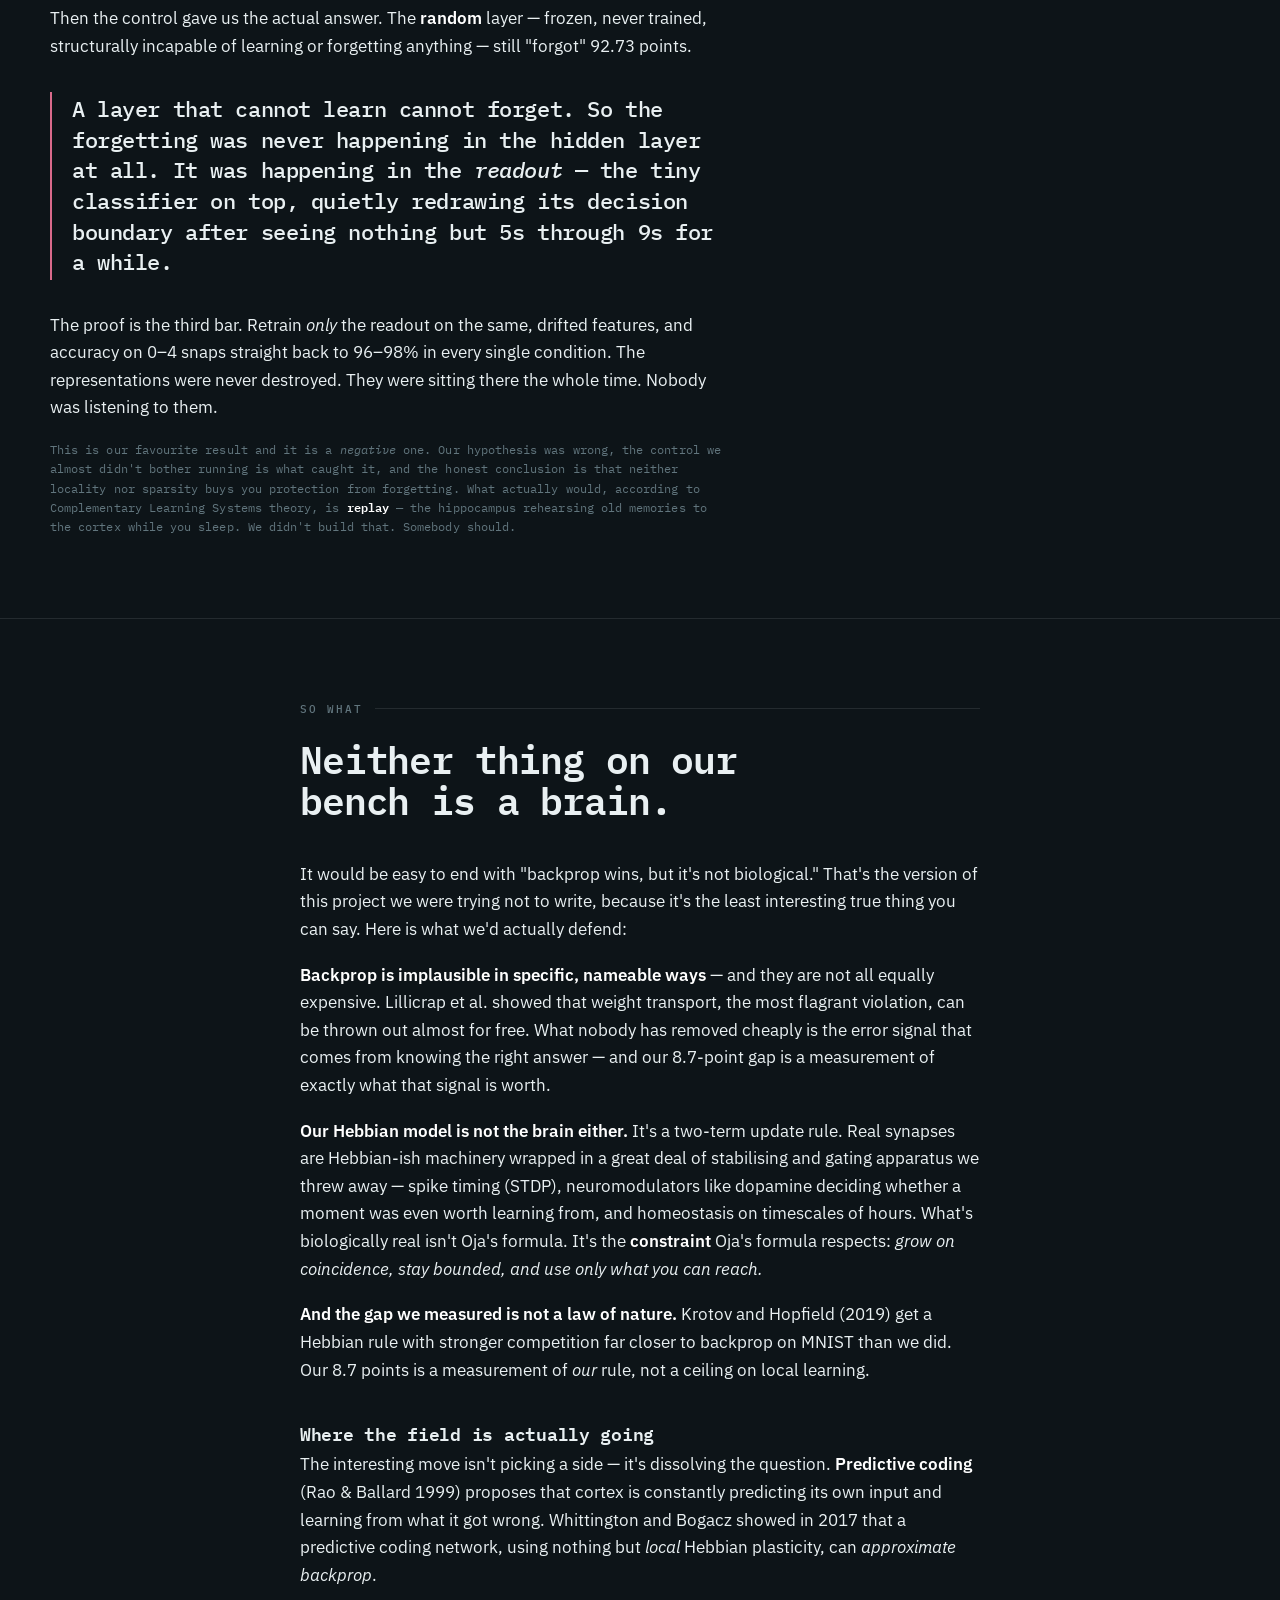
<file: docs/index.html>
<!DOCTYPE html>
<html lang="en">
<head>
<meta charset="utf-8">
<meta name="viewport" content="width=device-width, initial-scale=1">
<title>Your brain cannot run backpropagation — backprop vs. Hebbian learning on MNIST</title>
<meta name="description" content="Backpropagation is biologically impossible. We built the biologically legal alternative, raced them on handwritten digits, and found exactly which illegal move buys backprop its accuracy.">

<link rel="preconnect" href="https://fonts.googleapis.com">
<link rel="preconnect" href="https://fonts.gstatic.com" crossorigin>
<link href="https://fonts.googleapis.com/css2?family=IBM+Plex+Mono:wght@400;500;600;700&family=IBM+Plex+Sans:ital,wght@0,400;0,500;0,600;1,400&family=IBM+Plex+Serif:ital,wght@0,400;1,400&display=swap" rel="stylesheet">
<link rel="stylesheet" href="css/style.css">
</head>
<body>

<a class="skip" href="#main">Skip to content</a>

<nav>
  <div class="nav-inner">
    <span class="nav-mark"><span class="b">backprop</span> / <span class="h">the brain</span></span>
    <div class="nav-links">
      <a href="#demo">Demo</a>
      <a href="#question">The question</a>
      <a href="#synapse">The synapse</a>
      <a href="#history">History</a>
      <a href="#ladder">The result</a>
      <a href="#filters">What it learned</a>
      <a href="#breaks">Where it breaks</a>
      <a href="#forget">Forgetting</a>
      <a href="#sowhat">So what</a>
    </div>
  </div>
</nav>

<main id="main">

<!-- ─────────────────────────── HERO ─────────────────────────── -->
<section class="hero">
  <div class="grid-field"></div>
  <div class="wide">
    <div class="kicker">Carnegie Mellon Pre-College · Computational Biology</div>
    <div class="hero-head">
      <h1>Your brain <span class="cut">cannot</span> run backpropagation.</h1>
      <img class="hero-brain" src="assets/brain.png" alt="A colorful tractography visualization of neural connections in a human brain">
    </div>
    <p class="hero-deck">
      Backprop is the algorithm behind every neural network you have ever heard of. It is also,
      physically, something a synapse <strong>cannot do</strong> — for reasons we can name precisely.
      So we built the biologically legal alternative, raced them on handwritten digits, and went
      looking for the exact place where the accuracy comes from.
    </p>

    <div class="ladder-strip" id="ladder-strip"></div>
    <p class="note" style="margin-top:1rem; max-width:70ch">
      Test accuracy on MNIST. Same 784→400→10 network in every case. The only difference is
      <em>how the middle layer learns</em>. Backprop wins by <strong style="color:var(--ink)">8.7 points</strong> —
      and the interesting question is which of its biologically impossible moves is actually paying for that.
    </p>
  </div>
</section>


<!-- ─────────────────────────── 1. DEMO ─────────────────────────── -->
<section id="demo">
  <div class="wide">
    <div class="section-head rise">
      <div class="eyebrow">Draw one</div>
      <h2>Two learning rules, arguing in real time.</h2>
      <p class="lede" style="max-width:66ch">
        Both networks below are real, trained, and running <strong>in this browser</strong> — no server,
        no API. Draw a digit and watch them disagree. The strip under each verdict is that model's
        400 hidden units lighting up.
      </p>
    </div>

    <div class="panel rise">
      <div class="demo">
        <div class="pad-col">
          <canvas id="pad" width="280" height="280" aria-label="Drawing pad. Draw a digit from 0 to 9."></canvas>
          <div class="pad-tools">
            <button class="btn" id="pad-clear">Clear</button>
            <button class="btn" id="pad-example">Real test digit</button>
          </div>
          <div class="note" id="pad-truth">draw a digit from 0–9</div>
        </div>

        <div style="display:flex; flex-direction:column; gap:1rem;">
          <div class="verdicts">
            <div class="verdict" data-m="backprop" style="--c:var(--machine)">
              <div class="who">Backprop<small>gradient descent</small></div>
              <div class="guess-cell">
                <div class="guess none">–</div>
                <div class="conf"></div>
              </div>
              <div>
                <div class="bars10">
                  <i></i><i></i><i></i><i></i><i></i><i></i><i></i><i></i><i></i><i></i>
                </div>
                <div class="bar-axis">
                  <span>0</span><span>1</span><span>2</span><span>3</span><span>4</span><span>5</span><span>6</span><span>7</span><span>8</span><span>9</span>
                </div>
                <div class="hidden-strip">
                  <i></i><i></i><i></i><i></i><i></i><i></i><i></i><i></i><i></i><i></i>
                  <i></i><i></i><i></i><i></i><i></i><i></i><i></i><i></i><i></i><i></i>
                  <i></i><i></i><i></i><i></i><i></i><i></i><i></i><i></i><i></i><i></i>
                  <i></i><i></i><i></i><i></i><i></i><i></i><i></i><i></i><i></i><i></i>
                </div>
              </div>
            </div>

            <div class="verdict" data-m="hebbian" style="--c:var(--bio)">
              <div class="who">Hebbian<small>local, label-free</small></div>
              <div class="guess-cell">
                <div class="guess none">–</div>
                <div class="conf"></div>
              </div>
              <div>
                <div class="bars10">
                  <i></i><i></i><i></i><i></i><i></i><i></i><i></i><i></i><i></i><i></i>
                </div>
                <div class="bar-axis">
                  <span>0</span><span>1</span><span>2</span><span>3</span><span>4</span><span>5</span><span>6</span><span>7</span><span>8</span><span>9</span>
                </div>
                <div class="hidden-strip">
                  <i></i><i></i><i></i><i></i><i></i><i></i><i></i><i></i><i></i><i></i>
                  <i></i><i></i><i></i><i></i><i></i><i></i><i></i><i></i><i></i><i></i>
                  <i></i><i></i><i></i><i></i><i></i><i></i><i></i><i></i><i></i><i></i>
                  <i></i><i></i><i></i><i></i><i></i><i></i><i></i><i></i><i></i><i></i>
                </div>
              </div>
            </div>
          </div>

          <p class="note" style="max-width:60ch">
            Each of the ten bars is how strongly that model believes the drawing is that digit — the
            tallest one is its answer, and the percentage next to it is its confidence. The thin strip
            below is the model's 400 hidden units, grouped into 40 blocks; brighter means more of that
            group is firing. The Hebbian strip should look noticeably sparser: it was trained to keep only
            about 8% of its units active at once, the way cortex does.
          </p>

          <div class="demo-status" id="demo-status">Loading weights…</div>
        </div>
      </div>
    </div>
  </div>
</section>


<!-- ─────────────────────────── 2. THE QUESTION ─────────────────────────── -->
<section id="question">
  <div class="wrap">
    <div class="section-head rise">
      <div class="eyebrow">The question</div>
      <h2>What we're actually comparing.</h2>
    </div>

    <div class="rise">
      <p>
        A neural network is a stack of numbers. Each connection between two units holds one number —
        a <strong>weight</strong> — and the whole network's knowledge is nothing but the pattern of
        those numbers. Training a network means answering one question, over and over:
        <em>given what just happened, how should each of these numbers change?</em>
      </p>
      <p>
        There are two famous answers, and they could not be more different in spirit.
      </p>

      <div class="two-col" style="margin:2rem 0;">
        <div class="model-card" style="--c:var(--bio)">
          <div class="mc-name">Hebbian, 1949</div>
          <div class="mc-what">
            If the cell sending the signal and the cell receiving it were both active,
            <strong>make the number bigger.</strong> That's it. Donald Hebb proposed this with
            no evidence at all. Twenty-four years later, biologists found the mechanism.
          </div>
        </div>
        <div class="model-card" style="--c:var(--machine)">
          <div class="mc-name">Backprop, 1986</div>
          <div class="mc-what">
            Work out how much <em>this specific number</em> contributed to the network's mistake,
            and nudge it to make the mistake smaller. This is the
            <strong>credit-assignment problem</strong>, and backprop solves it exactly, using calculus.
          </div>
        </div>
      </div>

      <h3 style="margin-top:2.5rem">The bridge — and we have to be honest about it</h3>
      <p>
        You cannot run a fair race between these two straight out of the box, and it's worth
        saying why rather than hiding it.
      </p>
      <p>
        Hebbian learning is <strong>unsupervised</strong>. It has no idea what a "7" is. It has never
        been told the answer to anything. So it cannot classify digits — not because it's weak, but
        because classification is a question it was never asked. Backprop, by contrast, is defined
        by being told the answer.
      </p>
      <p>
        So we do what Fukushima did in 1980, and what the field still does: let the Hebbian rule
        learn <em>features</em>, then bolt a small supervised classifier on top of those features.
        To keep it fair, <strong>every model on the bench gets the same bolt-on classifier</strong> —
        one linear readout, trained with labels, identical in all three.
      </p>

      <div class="rule-box">
        <span class="rl"><span class="tk-dim">input</span> 784 &nbsp;───▶&nbsp; <span class="tk-bio">hidden</span> 400 &nbsp;───▶&nbsp; <span class="tk-dim">readout</span> 10</span>
        <span class="cap">
          The readout is supervised in all three models. The <em>only</em> thing we vary is how the
          400 hidden weights are learned. Everything on this page is a claim about that one layer.
        </span>
      </div>

      <h3 style="margin-top:2.5rem">"But the readout uses labels. Isn't that cheating?"</h3>
      <p>
        It's the first thing anyone asks. Yes — our biologically plausible model is fed labels, just not
        in the layer we're making claims about. Train a single linear layer and the update to the weight
        between hidden unit <em>j</em> and output unit <em>i</em> comes out as:
      </p>

      <div class="rule-box">
        <span class="rl"><span class="tk-dim">Δw</span><span class="tk-dim">ᵢⱼ</span> ∝ − ( <span class="tk-mach">pᵢ</span> − <span class="tk-mach">yᵢ</span> ) · <span class="tk-bio">hⱼ</span></span>
        <span class="cap">
          The delta rule (Widrow &amp; Hoff, 1960). <span class="tk-bio">hⱼ</span> = the cell sending the
          signal. <span class="tk-mach">pᵢ</span> = what the receiving cell fired.
          <span class="tk-mach">yᵢ</span> = what it should have fired. All three are available
          <em>at that synapse</em>.
        </span>
      </div>

      <p>
        Nothing is copied from elsewhere; there is no backward pass. The output neuron already knows what
        it fired and what it should have — the error is computed <em>where the synapse lives</em>. This is
        a supervised Hebbian rule, and it's the same shape as the three-factor plasticity rules real
        neurons are thought to use, where a neuromodulator supplies the error term.
      </p>
      <p>
        <strong>Backprop's sin was never using a label.</strong> It's propagating that error backwards
        <em>through depth</em>: a hidden neuron can't know its own error, so backprop manufactures one by
        shipping a copy of the output weights <span class="tk-flag">W₂ᵀ</span> backwards. That's the wire
        that doesn't exist. One layer deep, there is no depth to propagate through — so the readout
        commits a lesser crime, and <strong>all three models commit it identically.</strong> It cannot be
        the source of any difference between them.
      </p>

      <h3 style="margin-top:2.5rem">And a third model, which is the one people misread</h3>
      <p>
        There's a control on the bench called <strong>Random</strong>, and the name is misleading
        enough that it's worth a paragraph. It is <em>not</em> a model that guesses at random — if it
        were, it would score 10%, not 85.66%.
      </p>
      <p>
        What's random is only the <strong>hidden layer</strong>. Its 400 weights are set once, at
        initialisation, from a random distribution, and then <strong>frozen forever</strong>. They never
        learn anything. But the readout bolted on top is trained with labels, exactly like every other
        model here — because that's the rule of the bench.
      </p>
      <p>
        So Random is asking a specific and rather uncomfortable question: <em>how much of the Hebbian
        layer's performance is actually due to Hebbian learning, and how much would you have got from
        400 arbitrary directions and a decent classifier?</em> It turns out 400 random projections of a
        digit already describe it surprisingly well. Any model that can't beat this bar hasn't learned
        anything — it has just been carried by its readout.
      </p>

      <p class="note">
        Datasets: MNIST (70,000 handwritten digits) and Fashion-MNIST (70,000 clothing photos, same
        shape, harder). Both are standard public benchmarks. 60,000 train / 10,000 test, 5 random
        seeds per condition.
      </p>
    </div>
  </div>
</section>


<!-- ─────────────────────────── 3. THE SYNAPSE (signature) ─────────────────────────── -->
<section id="synapse">
  <div class="wide">
    <div class="section-head rise" style="width:var(--col); margin-inline:0;">
      <div class="eyebrow">The synapse's-eye view</div>
      <h2>What a synapse can physically see.</h2>
      <p class="lede">
        A synapse is a junction between two cells. It is a physical object, roughly a micron across,
        and it has access to exactly three things: <strong>the cell before it</strong>,
        <strong>the cell after it</strong>, and <strong>its own current strength</strong>.
        Nothing else in your brain is wired to it.
      </p>
      <p class="lede">
        So: pick one synapse. Black out everything it cannot read. Then ask each learning rule to
        do its job with what's left.
      </p>
    </div>

    <div class="scope rise">
      <div class="scope-bar">
        <span class="lbl">Learning rule</span>
        <div class="seg" id="scope-seg">
          <button data-mode="hebbian"  aria-pressed="true">Hebbian</button>
          <button data-mode="backprop" aria-pressed="false">Backprop</button>
        </div>
      </div>
      <div class="scope-body">
        <div class="scope-stage" id="scope-stage"></div>
        <div class="scope-side">
          <div class="rule-box" id="scope-math" style="margin:0"></div>
          <div class="scope-verdict" id="scope-verdict"></div>
          <div class="ledger" id="scope-ledger"></div>
        </div>
      </div>
    </div>

    <div class="wrap rise" style="margin-top:2.5rem; margin-inline:0;">
      <h3>The objection, in one sentence</h3>
      <p>
        To apply backprop's update, a synapse in the hidden layer needs the numerical values of the
        weights in the <em>output</em> layer — weights belonging to synapses it has never touched and
        has no wire to. This is the <strong>weight transport problem</strong>, and it is the sharpest
        version of "backprop is not biologically plausible."
      </p>
      <p>
        It is worth being precise here, because the usual slogan overshoots. People often say
        <em>"the brain has no global error signal."</em> That's too strong — dopamine broadcasts
        something a lot like one. What the brain plausibly lacks is narrower and more damning:
        <strong>a per-synapse, precisely credited error</strong>, and <strong>the weight transport
        needed to compute it</strong>.
      </p>

      <div class="finding flag">
        A synapse in the hidden layer would have to read the values of 4,000 weights it has never
        touched. There is no wire in the brain that carries them.
      </div>

      <p class="note">
        Is that copied wire really the expensive part? Lillicrap et al. (2016) replaced it with a
        fixed random matrix that nobody ever updates — and the network still learned. So weight
        transport, the most flagrant violation backprop commits, turns out to be the cheap one to
        give up. What you cannot give up cheaply is the label.
      </p>

      <h3>The Hebbian layer we actually built</h3>
      <p>
        Plain "fire together, wire together" has a fatal flaw: it's a loop with no brake. Stronger
        connection → the second cell fires harder → the connection strengthens more → the weights
        run away to infinity. The rule can only ever say <em>more</em>.
      </p>
      <p>
        Erkki Oja fixed this in 1982 with a trick that stays local. Grow on coincidence, but subtract
        a little in proportion to how hard the output cell just fired:
      </p>

      <div class="rule-box">
        <span class="rl"><span class="tk-dim">Δw</span> = <span class="tk-dim">η</span> · <span class="tk-bio">y</span> · ( <span class="tk-bio">x</span> − <span class="tk-bio">y</span> · <span class="tk-bio">w</span> )</span>
        <span class="cap">Oja's rule. The shrink term hits every synapse on the cell; only the ones
        that participated earn it back. Growth is now funded by a tax everybody pays — which turns
        Hebbian learning into a <em>competition</em>. And a single neuron running this converges on
        the first principal component of whatever it's shown, using nothing but local information.</span>
      </div>

      <p>
        Our hidden layer is four local rules, and each one is borrowed from a different piece of
        real neuroscience:
      </p>

      <div class="table-scroll">
      <table class="data-table" style="margin-top:1rem">
        <thead>
          <tr><th>In the code</th><th>What it does</th><th>Where biology does this</th></tr>
        </thead>
        <tbody>
          <tr>
            <td class="model">settle</td>
            <td>units inhibit each other until activity stabilises</td>
            <td>lateral inhibition in cortex</td>
          </tr>
          <tr>
            <td class="model">ΔW</td>
            <td>Hebbian growth toward the input, Oja-renormalised</td>
            <td>LTP · NMDA receptors as coincidence detectors</td>
          </tr>
          <tr>
            <td class="model">ΔL</td>
            <td>units that co-fire inhibit each other <em>more</em></td>
            <td>Földiák's anti-Hebbian rule (1990)</td>
          </tr>
          <tr>
            <td class="model">Δθ</td>
            <td>each unit's threshold drifts to keep its firing rate near a target</td>
            <td>synaptic scaling (Turrigiano)</td>
          </tr>
        </tbody>
      </table>
      </div>
      <p class="note" style="margin-top:1rem">
        Every one of these uses only pre-synaptic activity, post-synaptic activity, and the synapse's
        own state. Nothing reaches across the network. That is the entire design constraint.
      </p>
    </div>
  </div>
</section>


<!-- ─────────────────────────── 4. HISTORY ─────────────────────────── -->
<section id="history">
  <div class="wrap">
    <div class="section-head rise">
      <div class="eyebrow">1943 – 2019</div>
      <h2>Biology gave machine learning the neuron. Then it stopped returning calls.</h2>
      <p class="lede">
        The artificial neuron did not begin as an engineering convenience. It began as a
        <strong>claim about the brain</strong> — and for its first forty years, the field kept
        checking its work against neuroscience. Then backprop arrived, worked far too well to argue
        with, and the two fields drifted apart.
      </p>
    </div>

    <div class="timeline rise" id="timeline"></div>

    <div class="rise">
      <p class="pullquote">
        Hebb proposed his rule in 1949 with no experimental evidence whatsoever. The molecular
        machinery that implements it — an NMDA receptor that only opens when the sending cell has
        released glutamate <em>and</em> the receiving cell is already depolarised — is a literal
        coincidence detector. A logical AND gate, built out of protein.
        <cite>Bliss &amp; Lømo found it in 1973.</cite>
      </p>
      <p class="note">
        Four of the papers on this timeline are sitting in our repository — McCulloch &amp; Pitts,
        Rosenblatt, Hubel &amp; Wiesel, and Fukushima. Fukushima's Neocognitron is the one that
        matters most for us: it trained its feature layers with unsupervised competition and put a
        supervised readout on top. We did not invent that bridge. We rebuilt it.
      </p>
    </div>
  </div>
</section>


<!-- ─────────────────────────── 5. THE LADDER ─────────────────────────── -->
<section id="ladder">
  <div class="wide">
    <div class="section-head rise" style="width:var(--col); margin-inline:0;">
      <div class="eyebrow">Result 1 · the control and the gap</div>
      <h2>Everybody knows backprop wins. That, by itself, is worth nothing.</h2>
      <p class="lede">
        The number that actually matters is <strong>how much</strong> it wins by — and to know that, you
        first have to know what winning even looks like. So there are three bars here, and only one of
        them is a competitor. The other two are there to make it mean something.
      </p>
    </div>

    <div class="panel rise" data-draw="ladder">
      <div class="panel-head">
        <div>
          <div class="panel-title">Test accuracy · hidden-layer learning rule</div>
          <div class="panel-sub" id="ladder-cap"></div>
        </div>
        <div class="seg" id="ladder-seg">
          <button data-set="mnist" aria-pressed="true">MNIST</button>
          <button data-set="fashion" aria-pressed="false">Fashion-MNIST</button>
        </div>
      </div>

      <div class="two-col split-chart">
        <div>
          <div class="chart-holder" id="ladder-chart"></div>
          <p class="note" style="margin-top:0.75rem">
            Bars are the mean of 5 seeds; whiskers are ±1 standard deviation.
            The axis starts at 70% — the gaps are the point, and a 0–100 axis would flatten them.
            Hover or tab through a bar to see what it costs biologically.
          </p>
        </div>
        <div>
          <div class="panel-title" id="ladder-ledger-name" style="margin-bottom:0.35rem">Hebbian</div>
          <div class="note" id="ladder-ledger-rule" style="margin-bottom:0.9rem; min-height:3.2em"></div>
          <div class="ledger" id="ladder-ledger"></div>
        </div>
      </div>
    </div>

    <div class="wrap rise" style="margin-top:2.5rem; margin-inline:0;">
      <h3>The bottom bar is not a competitor. It's the yardstick.</h3>
      <p>
        A frozen random layer — one that <em>never learns anything at all</em> — already scores
        <strong>85.66%</strong>. That surprises people, and it is the single most useful number on this
        page. Four hundred random projections of a digit already describe it well enough for a linear
        classifier to do most of the work. So 85.66% is not a floor you can be proud of clearing. It is
        the floor you have to clear <em>before you have learned anything</em>.
      </p>
      <p>
        Our Hebbian layer clears it by <strong>3.4 points</strong>, consistently, on every seed. That is
        the result: a rule with no labels, no error signal, and no wire longer than a single synapse
        found real structure in raw pixels. Without the random control sitting underneath it, 89% would
        be a number you could not interpret.
      </p>
      <p>
        And then backprop takes another <strong>8.7 points</strong> on top. Same architecture, same
        readout, same data. The only thing it has that the Hebbian layer doesn't is <em>the right
        answer</em>.
      </p>

      <div class="finding machine">
        A local, label-free rule beats a layer that never learns — by 3.4 points, on every seed.
        Then handing the network <span class="tk-mach">the right answer</span> is worth another 8.7.
        That second number is the price of the credit-assignment problem, and it is the thing biology
        still has to explain.
      </div>

      <p class="note">
        The random control is why the middle bar means anything at all. Without it, 89% is just a
        number — you would have no idea whether the Hebbian rule found real structure, or whether any
        400 random directions would have done just as well.
      </p>
    </div>
  </div>
</section>


<!-- ─────────────────────────── 6. FILTERS ─────────────────────────── -->
<section id="filters">
  <div class="wide">
    <div class="section-head rise" style="width:var(--col); margin-inline:0;">
      <div class="eyebrow">Result 1b · what the layer learned</div>
      <h2>The less accurate model is the one you can actually read.</h2>
      <p class="lede">
        Every hidden unit has 784 incoming weights — one per pixel. So its weights <em>are</em> a
        28×28 image. Draw them back out and you can see exactly what that unit decided was worth
        noticing. This is not a metaphor; it's just the weight matrix, reshaped.
      </p>
    </div>

    <div class="panel rise">
      <div class="panel-head">
        <div>
          <div class="panel-title">Hidden units, drawn as images</div>
          <div class="panel-sub">72 of 400 · warm = pixel excites this unit · rose = pixel argues against it</div>
        </div>
        <div class="seg" id="filters-seg">
          <button data-f="hebbian"  aria-pressed="true">Hebbian</button>
          <button data-f="backprop" aria-pressed="false">Backprop</button>
          <button data-f="random"   aria-pressed="false">Random</button>
        </div>
      </div>
      <div class="filters-grid" id="filters-grid"></div>
      <p class="note" id="filters-blurb" style="margin-top:1.25rem; max-width:75ch"></p>
    </div>

    <div class="wrap rise" style="margin-top:2.5rem; margin-inline:0;">
      <p>
        This is the most quietly surprising thing we found. The <strong>biologically plausible</strong>
        model is also the <strong>interpretable</strong> one. Hebbian units converge on
        recognisable strokes and templates. Backprop's units converge on speckle that means nothing
        to a human — and outperform them by nearly nine points.
      </p>
      <p>
        There is a number for this. Of 400 available directions, the Hebbian layer's activity
        effectively occupies about <strong>108</strong>; the random layer's occupies about
        <strong>347</strong>. Random noise sprays across the whole space. The Hebbian layer
        <em>compressed</em> — which is what finding structure looks like, measured.
      </p>
      <p class="note">
        Hubel and Wiesel, 1962: cells in the cat's visual cortex fire for oriented edges. Nobody
        told those cells what an edge was. Local, unsupervised learning on real input produces
        feature detectors — in a cat, and on our bench.
      </p>
    </div>
  </div>
</section>


<!-- ─────────────────────────── 7. WHERE IT BREAKS ─────────────────────────── -->
<section id="breaks">
  <div class="wide">
    <div class="section-head rise" style="width:var(--col); margin-inline:0;">
      <div class="eyebrow">Result 2 · the credit-assignment gap, made visible</div>
      <h2>Then we gave it a harder job, and the whole thing collapsed.</h2>
      <p class="lede">
        Swap MNIST for Fashion-MNIST — same 28×28 images, same network, but photos of clothing
        instead of digits. Flip the toggle on the chart above and watch what happens to the amber bar.
      </p>
    </div>

    <div class="rise wrap" style="margin-inline:0;">
      <div class="finding flag">
        On Fashion-MNIST, the Hebbian layer scores 73.80% and the untrained random layer scores
        74.40%. They are <em>statistically tied</em>. Every point our biologically plausible learner
        earned on MNIST evaporated.
      </div>

      <p>
        This is not a bug. It's the deepest result in the project, and it has an exact cause.
      </p>
      <p>
        A Hebbian rule is shaped by <strong>input statistics</strong>: it tunes itself to whatever
        pattern recurs most in what it's shown. Backprop is shaped by <strong>the task</strong>: its
        features exist to reduce a specific error on a specific question.
      </p>
      <p>
        On MNIST those two things happen to coincide. The most common recurring pixel patterns in
        handwritten digits <em>are</em> the things that tell digits apart, because digits genuinely
        look different from each other. So a rule that has never heard the word "seven" does fine.
      </p>
      <p>
        On Fashion-MNIST they come apart. A shirt, a coat, and a pullover share nearly the same
        silhouette. The most common recurring pattern is <em>the silhouette</em> — which is precisely
        the information that does not separate the classes. So the Hebbian layer dutifully learns
        the same generic garment blob over and over, and hands the readout 400 near-duplicate
        features. You can see it directly in the learned filters: on MNIST every unit is a distinct
        stroke; on Fashion-MNIST they collapse into a handful of shared shapes.
      </p>

      <div class="finding">
        Features shaped by the <span class="tk-bio">input</span> versus features shaped by the
        <span class="tk-mach">task</span>. That is the credit-assignment problem, and this is what it
        costs you — not in theory, in points.
      </div>

      <h3 style="margin-top:2.75rem">A second bill, that nobody mentions</h3>
      <p>
        There's a knob on the Hebbian layer that sets how many units are allowed to fire at once —
        its sparsity. We tuned it. It helped on MNIST and <strong>hurt on Fashion-MNIST</strong>.
      </p>
    </div>

    <div class="two-col rise" style="align-items:center; gap:2rem; margin-top:1.5rem;" data-draw="tuning">
      <div class="panel">
        <div class="panel-head">
          <div class="panel-title">Same tuning, opposite signs</div>
          <div class="panel-sub">target rate 0.08 → 0.20</div>
        </div>
        <div class="chart-holder" id="tuning-chart"></div>
      </div>
      <div>
        <p>
          There is no universal right answer for that knob — the correct sparsity is
          <strong>task-dependent</strong>. And a Hebbian layer has no way to find it, because it has
          no task signal to learn from. A human has to guess, per dataset.
        </p>
        <p>
          Backprop's gradient just… handles this. It adapts to whatever the task needs, automatically,
          because that is literally what a gradient is.
        </p>
        <p class="note">
          So biological plausibility costs you twice: once in accuracy, and once again in
          hand-tuning that the gradient would have done for you.
        </p>
      </div>
    </div>
  </div>
</section>


<!-- ─────────────────────────── 8. FORGETTING ─────────────────────────── -->
<section id="forget">
  <div class="wide">
    <div class="section-head rise" style="width:var(--col); margin-inline:0;">
      <div class="eyebrow">Result 3 · the one where we were wrong</div>
      <h2>We predicted the brain-like model would forget less. It doesn't.</h2>
      <p class="lede">
        Neural networks have a notorious failure mode: teach one a new thing and it obliterates the
        old thing. It's called <strong>catastrophic forgetting</strong>, and humans obviously don't
        do it. We thought a local, sparse, brain-like rule might resist it. So we ran the test.
      </p>
      <p class="lede">
        <strong>Split-MNIST:</strong> train on digits 0–4. Then train on 5–9. Then go back and ask
        about 0–4.
      </p>
    </div>

    <div class="panel rise" data-draw="forgetting">
      <div class="panel-head">
        <div>
          <div class="panel-title">Accuracy on digits 0–4, before and after learning 5–9</div>
          <div class="panel-sub">Split-MNIST · 2 seeds · hover a bar for its value</div>
        </div>
      </div>
      <div class="chart-holder" id="forget-chart"></div>
      <div class="chart-legend">
        <span><i style="background:var(--machine);opacity:0.32"></i> before — what it knew</span>
        <span><i style="background:var(--flag)"></i> after — what it can still do</span>
        <span><i style="background:var(--machine)"></i> after, with a fresh readout — what it still <em>knows</em></span>
      </div>
    </div>

    <div class="wrap rise" style="margin-top:2.5rem; margin-inline:0;">
      <p>
        Everything forgets. Backprop drops from 98.93% to <strong>0.63%</strong>. Hebbian drops from
        97.57% to <strong>1.90%</strong> — very slightly better, and nowhere near enough to matter.
      </p>
      <p>
        We had a hypothesis for why Hebbian might hold up: <strong>sparsity</strong>. If old digits and
        new digits light up mostly different neurons, they can't overwrite each other. So we ran
        sparse and dense versions of both models to separate "the learning rule" from "the sparsity."
        Sparsity helped backprop noticeably (it lost 94.55 points instead of 98.30) and
        <em>barely moved</em> Hebbian. So sparsity isn't the explanation either.
      </p>
      <p>
        Then the control gave us the actual answer. The <strong>random</strong> layer — frozen,
        never trained, structurally incapable of learning or forgetting anything — still "forgot"
        92.73 points.
      </p>

      <div class="finding flag">
        A layer that cannot learn cannot forget. So the forgetting was never happening in the hidden
        layer at all. It was happening in the <em>readout</em> — the tiny classifier on top, quietly
        redrawing its decision boundary after seeing nothing but 5s through 9s for a while.
      </div>

      <p>
        The proof is the third bar. Retrain <em>only</em> the readout on the same, drifted features,
        and accuracy on 0–4 snaps straight back to 96–98% in every single condition. The
        representations were never destroyed. They were sitting there the whole time. Nobody was
        listening to them.
      </p>
      <p class="note">
        This is our favourite result and it is a <em>negative</em> one. Our hypothesis was wrong, the
        control we almost didn't bother running is what caught it, and the honest conclusion is that
        neither locality nor sparsity buys you protection from forgetting. What actually would,
        according to Complementary Learning Systems theory, is <strong>replay</strong> — the
        hippocampus rehearsing old memories to the cortex while you sleep. We didn't build that.
        Somebody should.
      </p>
    </div>
  </div>
</section>


<!-- ─────────────────────────── 9. SO WHAT ─────────────────────────── -->
<section id="sowhat">
  <div class="wrap">
    <div class="section-head rise">
      <div class="eyebrow">So what</div>
      <h2>Neither thing on our bench is a brain.</h2>
    </div>

    <div class="rise">
      <p>
        It would be easy to end with "backprop wins, but it's not biological." That's the version of
        this project we were trying not to write, because it's the least interesting true thing you
        can say. Here is what we'd actually defend:
      </p>

      <p>
        <strong>Backprop is implausible in specific, nameable ways</strong> — and they are not all
        equally expensive. Lillicrap et al. showed that weight transport, the most flagrant violation,
        can be thrown out almost for free. What nobody has removed cheaply is the error signal that
        comes from knowing the right answer — and our 8.7-point gap is a measurement of exactly what
        that signal is worth.
      </p>

      <p>
        <strong>Our Hebbian model is not the brain either.</strong> It's a two-term update rule.
        Real synapses are Hebbian-ish machinery wrapped in a great deal of stabilising and gating
        apparatus we threw away — spike timing (STDP), neuromodulators like dopamine deciding whether
        a moment was even worth learning from, and homeostasis on timescales of hours. What's
        biologically real isn't Oja's formula. It's the <strong>constraint</strong> Oja's formula
        respects: <em>grow on coincidence, stay bounded, and use only what you can reach.</em>
      </p>

      <p>
        <strong>And the gap we measured is not a law of nature.</strong> Krotov and Hopfield (2019)
        get a Hebbian rule with stronger competition far closer to backprop on MNIST than we did. Our
        8.7 points is a measurement of <em>our</em> rule, not a ceiling on local learning.
      </p>

      <h3 style="margin-top:2.5rem">Where the field is actually going</h3>
      <p>
        The interesting move isn't picking a side — it's dissolving the question. <strong>Predictive
        coding</strong> (Rao &amp; Ballard 1999) proposes that cortex is constantly predicting its own
        input and learning from what it got wrong. Whittington and Bogacz showed in 2017 that a
        predictive coding network, using nothing but <em>local</em> Hebbian plasticity, can
        <em>approximate backprop</em>.
      </p>
      <p>
        Which is a strange and wonderful idea: Hebbian hardware, doing backprop's job. And it's
        already hiding in Oja's rule. Rewrite it as
        <span style="font-family:var(--mono); font-size:0.9em">Δwᵢ ∝ y · (xᵢ − ŷᵢ)</span>, where
        <span style="font-family:var(--mono); font-size:0.9em">ŷᵢ = y·wᵢ</span> is the neuron's
        attempt to reconstruct its own input, and Oja's rule <em>is</em> Hebbian learning on the
        prediction error. The bridge was in the 1982 paper the whole time.
      </p>

      <h3 style="margin-top:2.5rem">Locality is not only a biological constraint</h3>

      <p>
        It is tempting to end by saying the brain is the most efficient neural network there is. Be
        careful — on a <em>narrow</em> task that is simply false, and our own results are the proof. A
        small network on a microcontroller classifies a handwritten digit in microjoules. A human
        spends a second of a 20-watt brain doing the same thing, and is enormously less efficient per
        digit. Silicon won that race a long time ago.
      </p>

      <p>
        Where the brain is still untouchable is <strong>learning</strong>. It learns continuously, from
        few examples, without a teacher, across every sense at once, without catastrophically
        forgetting what it knew last week — on about <strong>20 watts</strong>, roughly a dim
        lightbulb. That is the machine we are actually trying to explain, and it is not the one we
        benchmarked.
      </p>

      <p>
        And here is the part we did not expect. Locality is not <em>only</em> a rule biology imposes on
        itself — it is an <strong>energy</strong> constraint, and it is the same constraint. Backprop
        has to store every activation from the forward pass and then ship a globally computed error
        back through the network. In real hardware, moving data is where the energy goes; the
        arithmetic is nearly free by comparison. A local rule touches only the two neurons it sits
        between: no stored forward pass, no long-range error traffic, nothing to ship anywhere. This is
        exactly why neuromorphic chips want local learning rules — they are the only kind you can
        actually run on the chip.
      </p>

      <p>
        Nor is "we cannot simulate a brain" mainly a shortage of compute. We have the complete wiring
        diagram of an adult fruit fly and a cubic millimetre of mouse cortex; a human has around 86
        billion neurons and something on the order of a hundred trillion synapses, and we have mapped
        essentially none of it. But even where we <em>do</em> have the wiring, we do not have the
        <strong>learning rules</strong> — which is the whole reason this project exists. We had to
        guess at a rule, and then report honestly that the piece of it we were most confident about did
        nothing at all.
      </p>

      <div class="finding">
        So our 8.7 points is not only the price of biological plausibility. It is the price of a
        learning rule you could run on <span class="tk-bio">20 watts</span> — one that never has to
        store the past or phone home. Whether that is a bargain or a disaster depends entirely on what
        you are trying to build, and that is an open question, not a rhetorical one.
      </div>

      <h3 style="margin-top:2.5rem">What we'd fix</h3>
      <ul style="color:var(--ink-dim); line-height:1.6; padding-left:1.1rem;">
        <li style="margin-bottom:0.6rem">
          <strong>The lateral inhibition barely does anything.</strong> We implemented Földiák's
          anti-Hebbian rule correctly, but scaling its learning rate 5–25× changed no result — the
          lateral weights stayed near zero throughout. The two things that actually made the Hebbian
          layer work were the homeostatic threshold ramp and scaling each update by the unit's own
          confidence. We are not going to claim lateral inhibition is why this works, because the
          evidence says it isn't.
        </li>
        <li style="margin-bottom:0.6rem">
          <strong>Seed counts are modest</strong> — 2 to 5, on CPU. Fine for a class project, not a
          paper.
        </li>
        <li style="margin-bottom:0.6rem">
          <strong>STDP and neuromodulation are out of scope</strong>, deliberately. Our images have no
          time dimension, so spike timing has nothing to bite on; and a reward signal would smuggle
          supervision back into the one layer that's supposed to be label-free.
        </li>
        <li>
          <strong>Next:</strong> implement Krotov &amp; Hopfield's rule to see how much of the gap is
          really ours, and add replay to the forgetting experiment to test the one mechanism that
          might actually work.
        </li>
      </ul>
    </div>
  </div>
</section>


<!-- ─────────────────────────── REFERENCES ─────────────────────────── -->
<section id="refs-sec">
  <div class="wrap">
    <div class="section-head rise">
      <div class="eyebrow">References &amp; code</div>
      <h2>Sources.</h2>
    </div>
    <div class="refs rise" id="refs"></div>

    <div class="panel rise" style="margin-top:2.5rem">
      <div class="panel-title" style="margin-bottom:0.9rem">The code</div>
      <p class="note" style="margin-bottom:1rem">
        Everything on this page is reproducible from the repository. All models share
        <code>models/common.py</code>, so a fix to the Hebbian rule applies everywhere at once.
      </p>
      <div class="table-scroll">
      <table class="data-table">
        <tbody>
          <tr><td class="model">models/backprop.py</td><td>the baseline MLP, 784→400→10</td></tr>
          <tr><td class="model">models/hebbian.py</td><td>the local, label-free hidden layer + linear readout</td></tr>
          <tr><td class="model">models/compare_and_visualize_v2.py</td><td>the main comparison: accuracy, confusion, filters, misclassifications</td></tr>
          <tr><td class="model">models/catastrophic_forgetting.py</td><td>Split-MNIST, with the sparsity control and the fresh-readout probe</td></tr>
          <tr><td class="model">models/multi_seed_variability.py</td><td>5-seed sweep — how much can one number be trusted?</td></tr>
          <tr><td class="model">models/fashion_mnist_variability.py</td><td>the same sweep on the harder dataset</td></tr>
          <tr><td class="model">models/export_web_assets.py</td><td>writes the weights this page runs in your browser</td></tr>
        </tbody>
      </table>
      </div>
    </div>
  </div>
</section>

</main>

<footer>
  <div class="wide foot-inner">
    <span>Joshua Beitler · Emily Mai · Matthew Dong · Ryan Fang</span>
    <span>Carnegie Mellon Pre-College · Computational Biology · Final project · July 13, 2026</span>
    <span>Topic 6 — What is a neural network, and how has biology informed its construction?</span>
  </div>
</footer>

<script src="js/data.js"></script>
<script src="js/charts.js"></script>
<script src="js/net.js"></script>
<script src="js/synapse.js"></script>
<script src="js/filters.js"></script>
<script src="js/digit.js"></script>
<script src="js/main.js"></script>
</body>
</html>
</file>
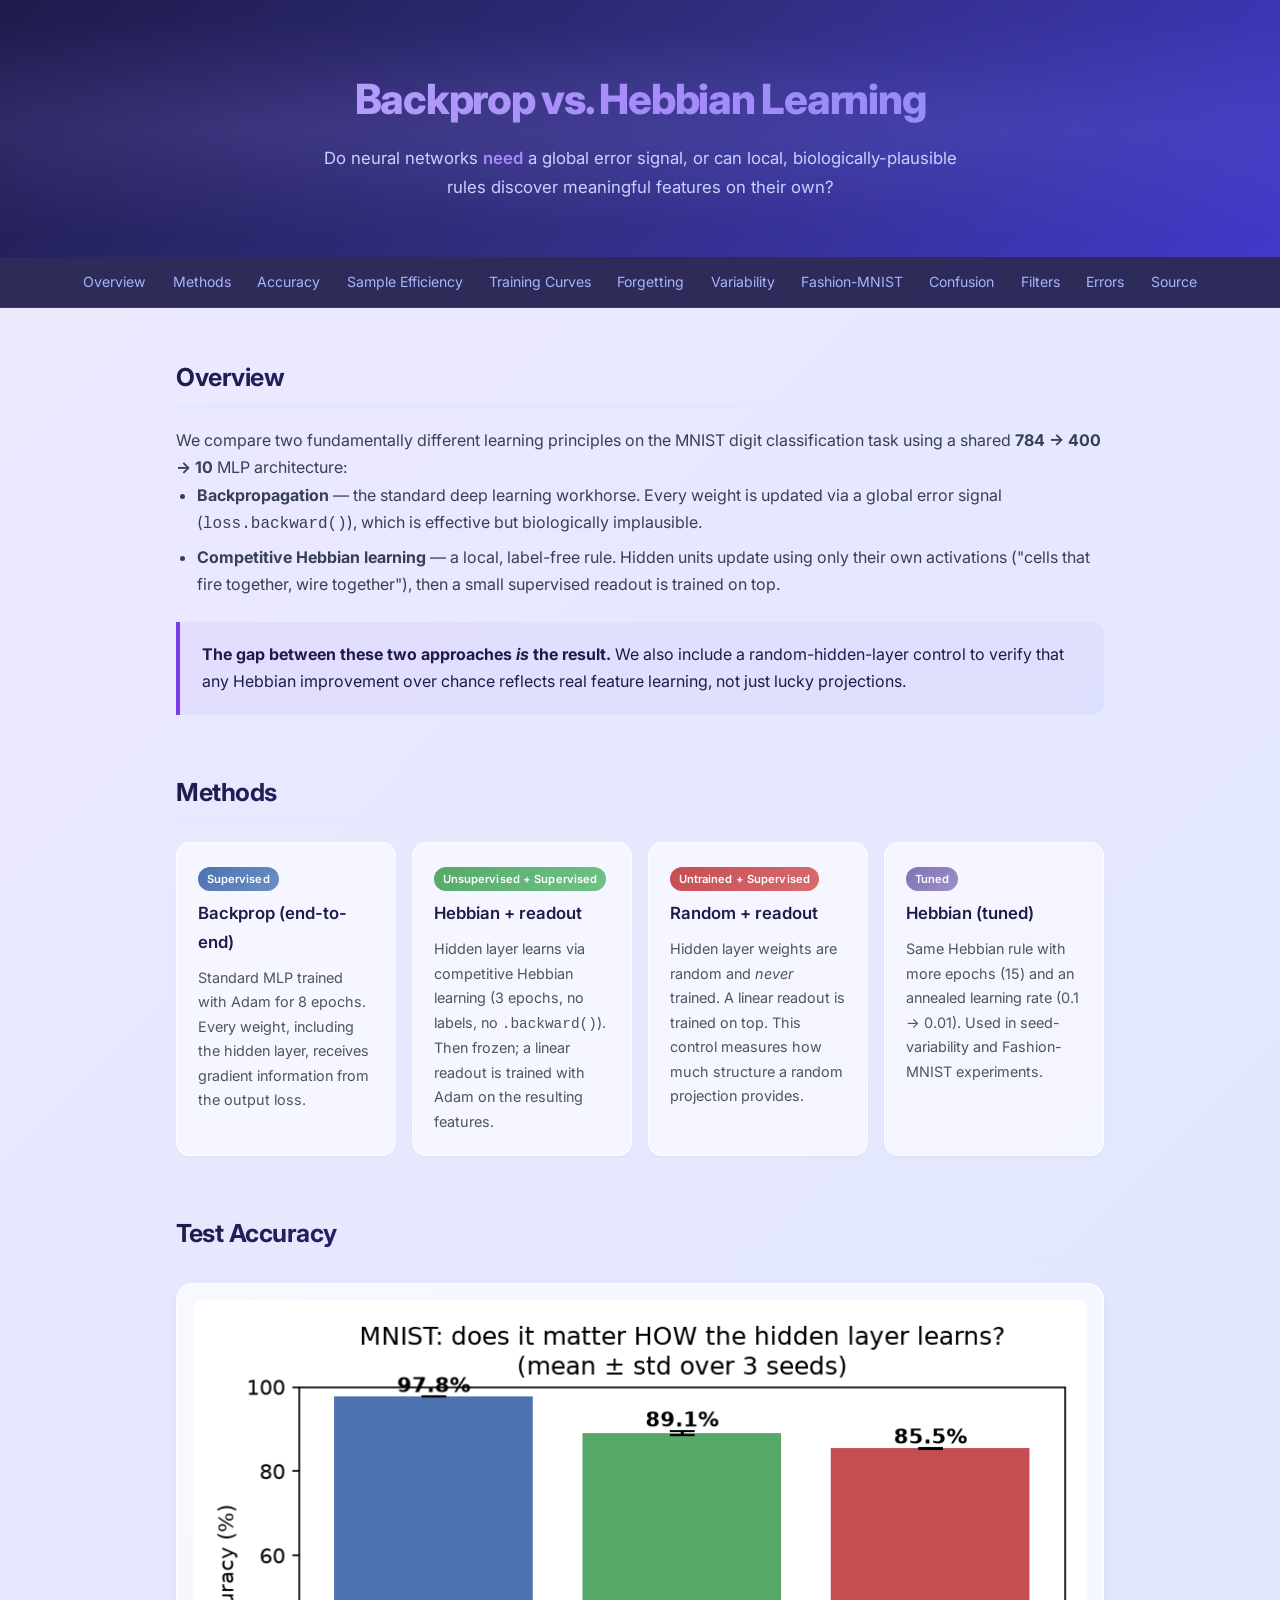
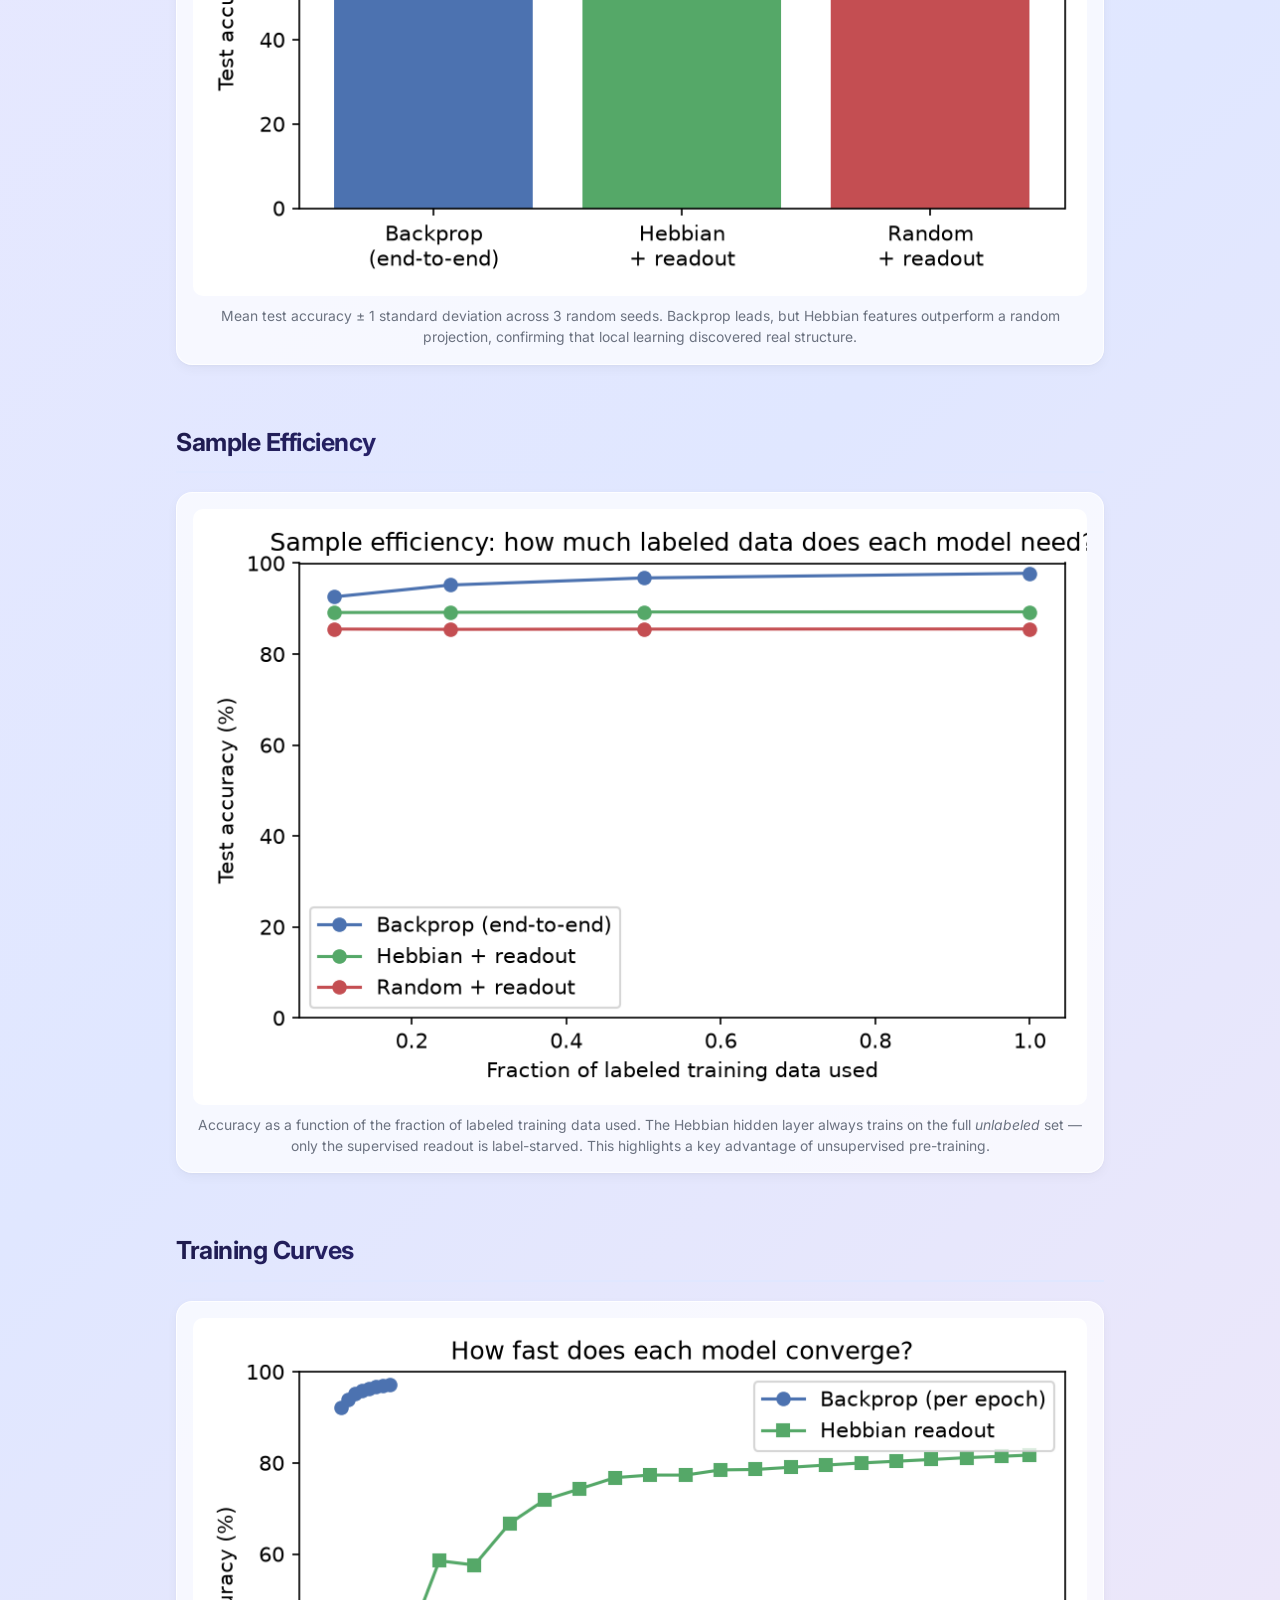
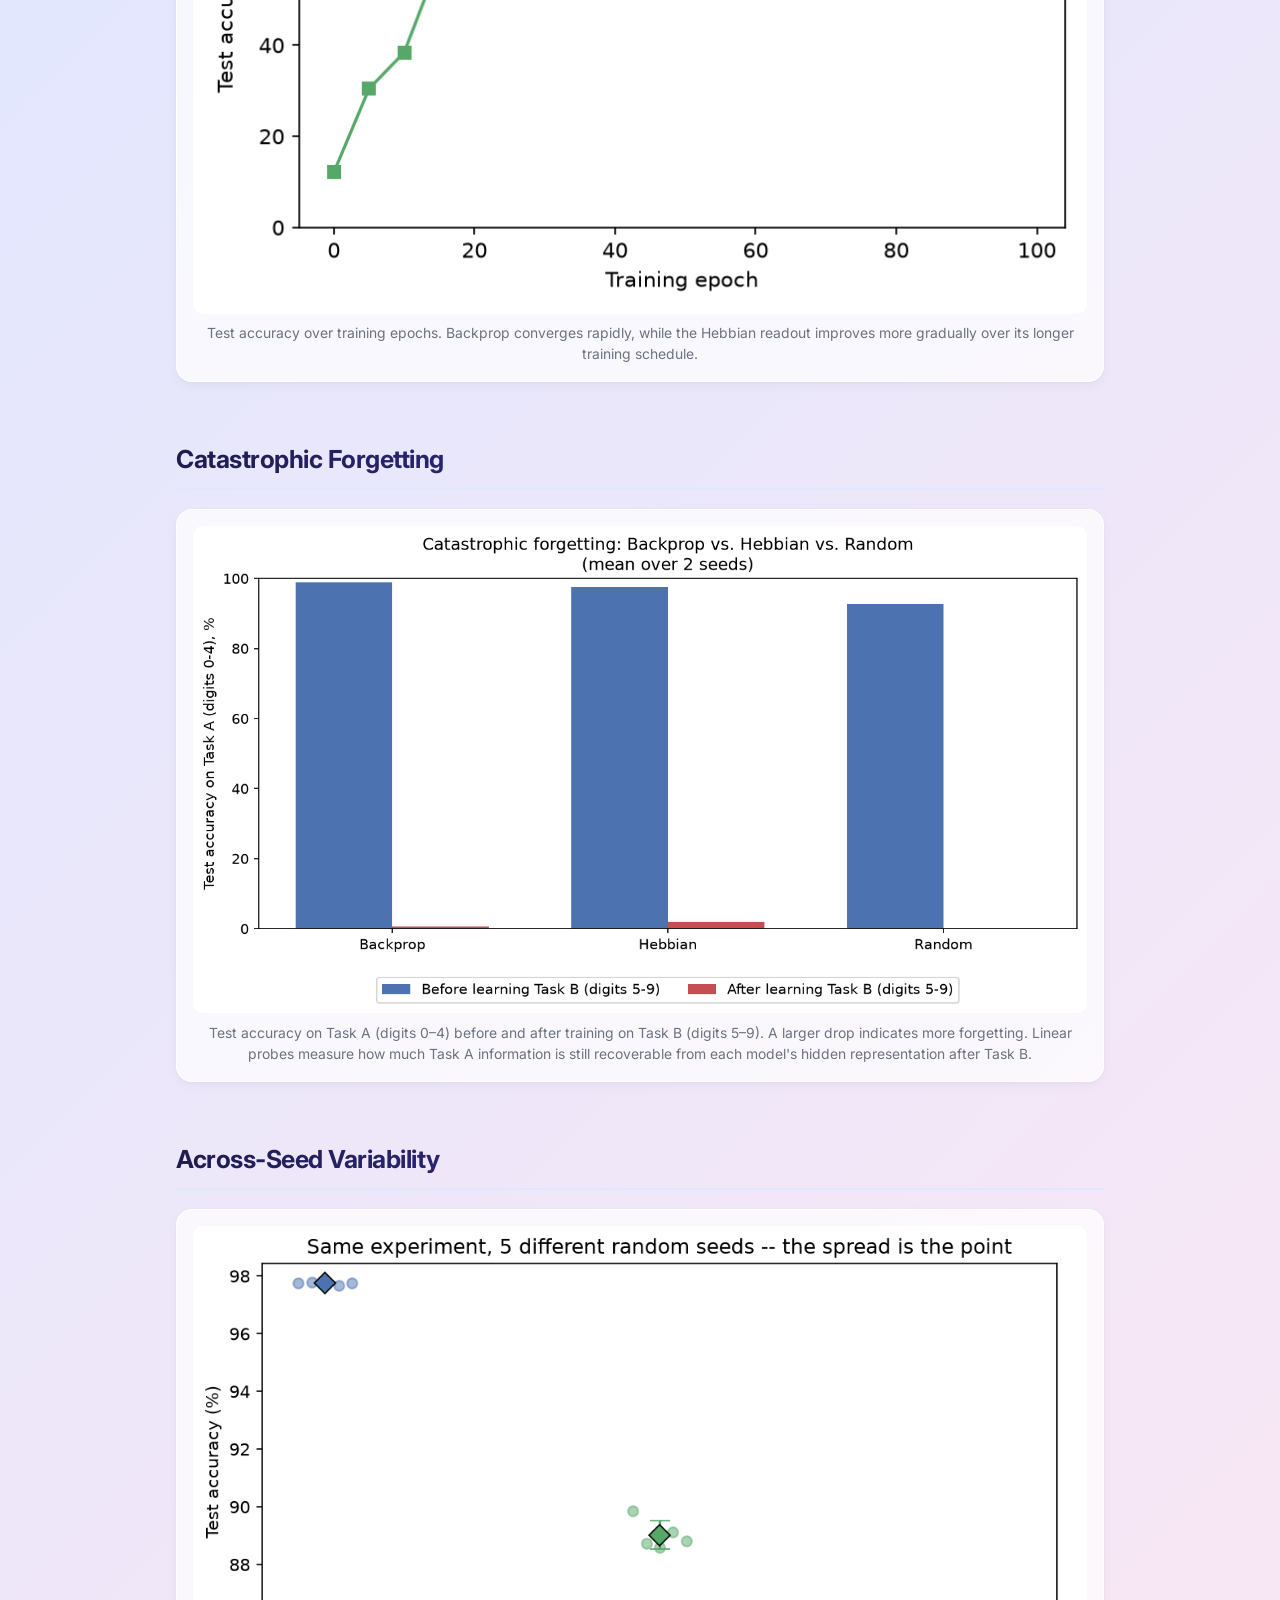
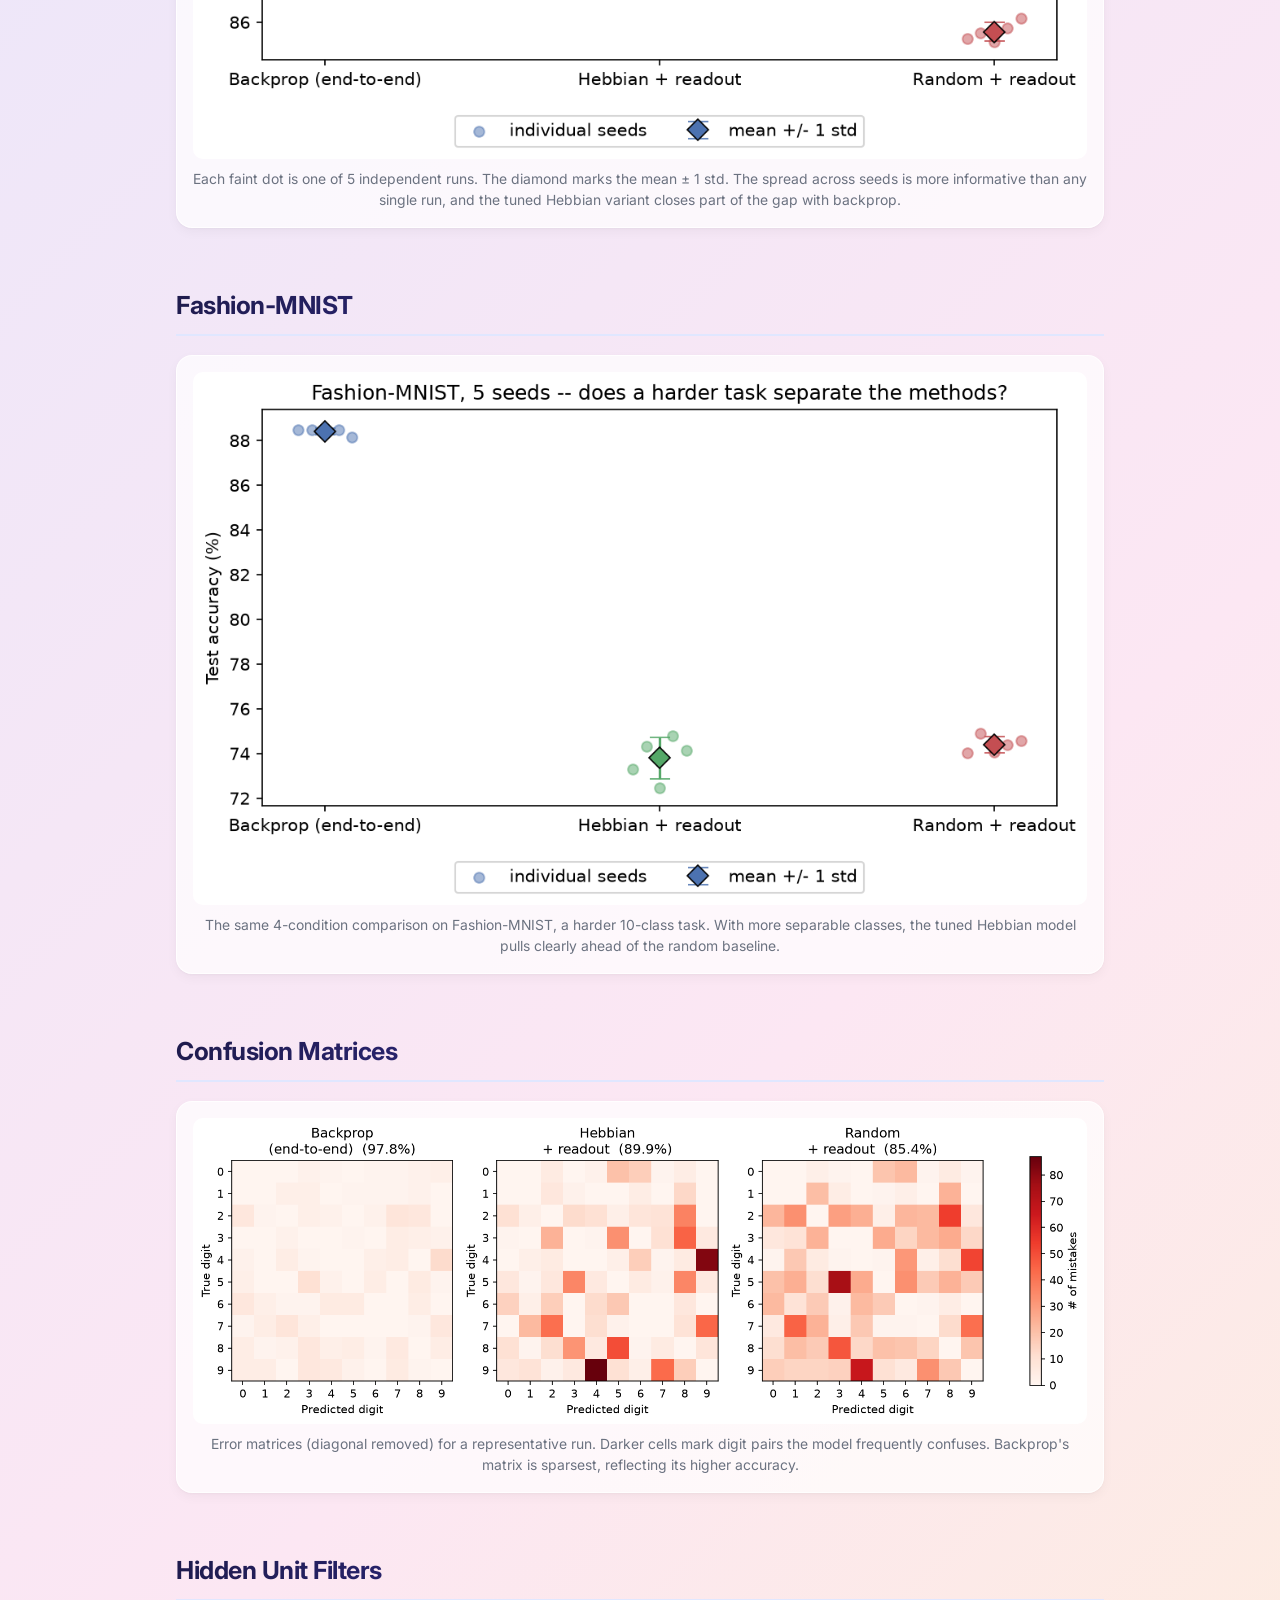
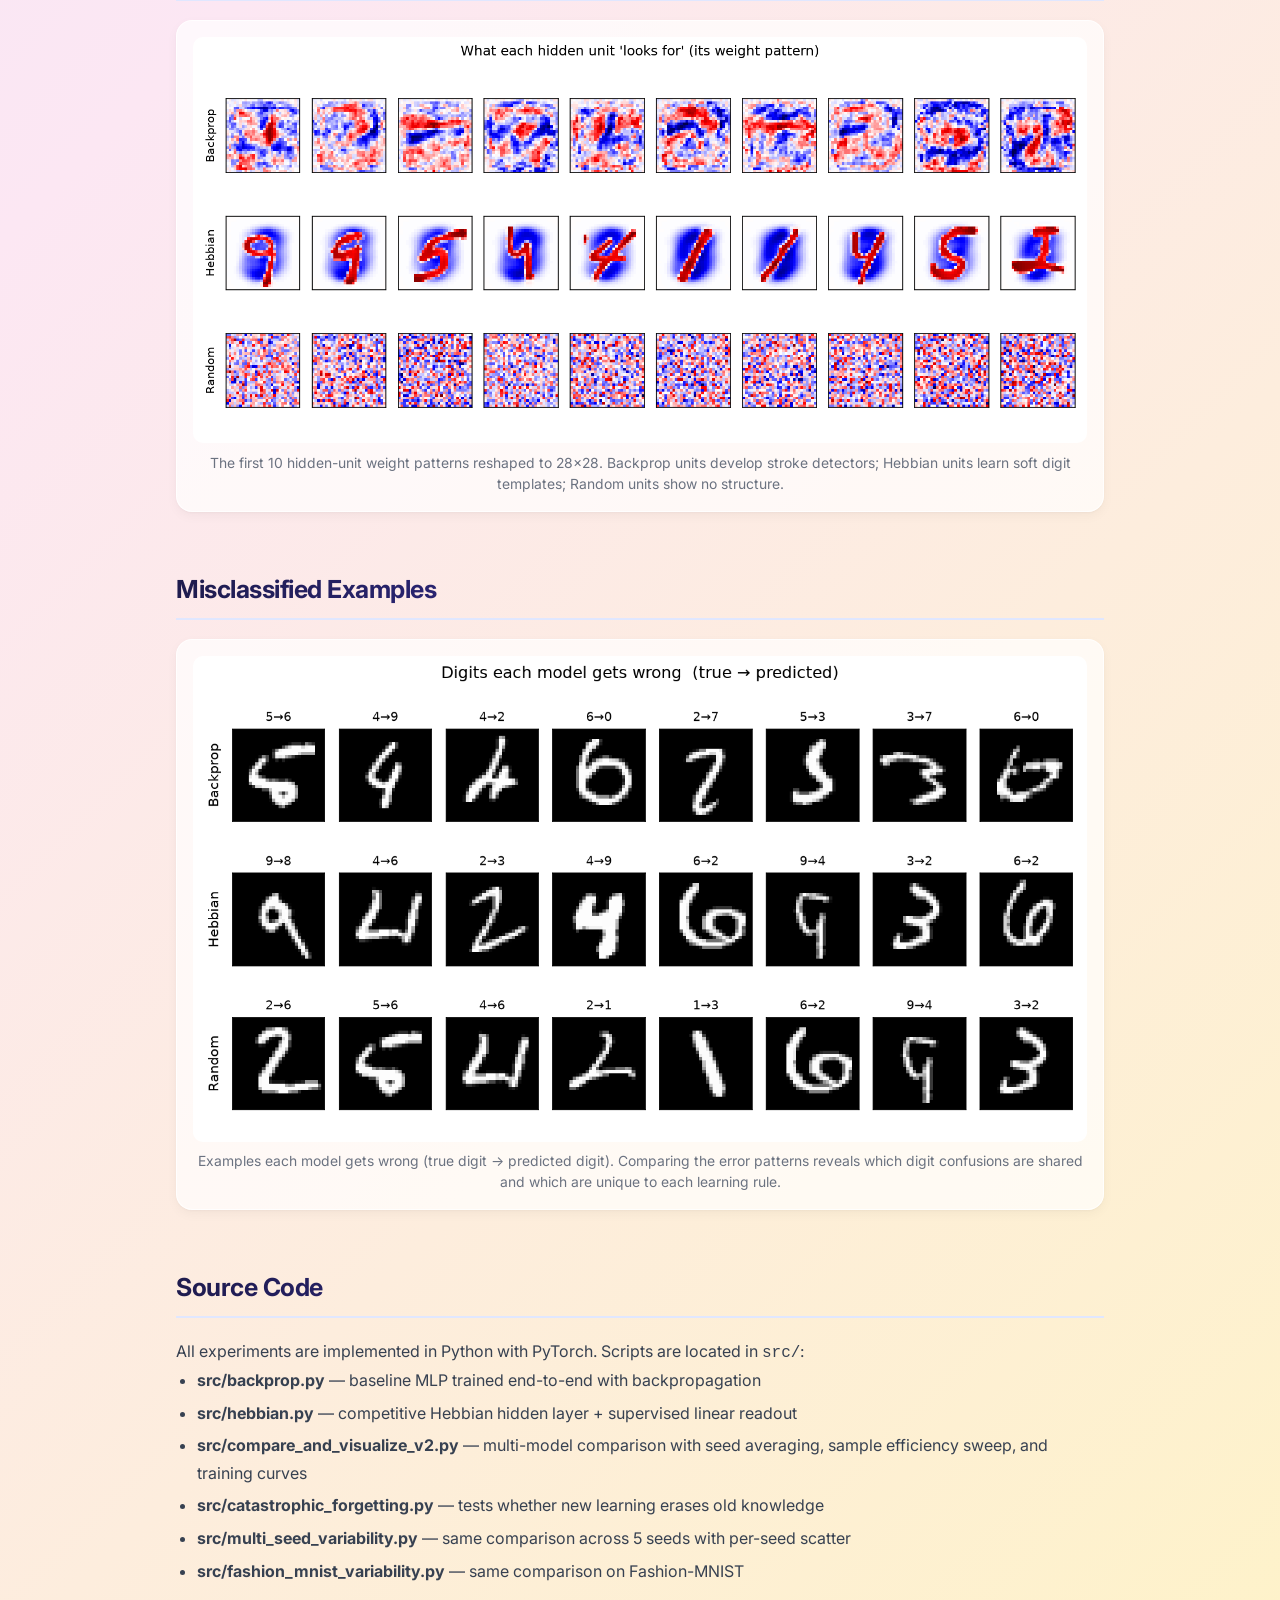
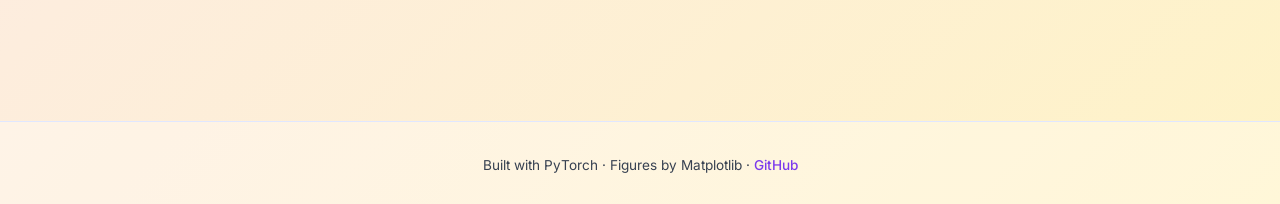
<file: templates/index.html>
<!DOCTYPE html>
<html lang="en">
<head>
<meta charset="UTF-8">
<meta name="viewport" content="width=device-width, initial-scale=1">
<title>Backprop vs. Hebbian Learning on MNIST</title>
<link rel="preconnect" href="https://fonts.googleapis.com">
<link rel="preconnect" href="https://fonts.gstatic.com" crossorigin>
<link href="https://fonts.googleapis.com/css2?family=Inter:wght@400;500;600;700;800&display=swap" rel="stylesheet">
<link rel="stylesheet" href="../static/style.css">
</head>
<body>

<header>
  <h1>Backprop vs. Hebbian Learning</h1>
  <p>Do neural networks <em>need</em> a global error signal, or can local, biologically-plausible rules discover meaningful features on their own?</p>
</header>

<nav>
  <a href="#overview">Overview</a>
  <a href="#methods">Methods</a>
  <a href="#accuracy">Accuracy</a>
  <a href="#sample-efficiency">Sample Efficiency</a>
  <a href="#training-curves">Training Curves</a>
  <a href="#catastrophic-forgetting">Forgetting</a>
  <a href="#seed-variability">Variability</a>
  <a href="#fashion-mnist">Fashion-MNIST</a>
  <a href="#confusion">Confusion</a>
  <a href="#filters">Filters</a>
  <a href="#misclassified">Errors</a>
  <a href="#source">Source</a>
</nav>

<main>

<section id="overview">
  <h2>Overview</h2>
  <p>We compare two fundamentally different learning principles on the MNIST digit classification task using a shared <strong>784 &rarr; 400 &rarr; 10</strong> MLP architecture:</p>
  <ul>
    <li><strong>Backpropagation</strong> &mdash; the standard deep learning workhorse. Every weight is updated via a global error signal (<code>loss.backward()</code>), which is effective but biologically implausible.</li>
    <li><strong>Competitive Hebbian learning</strong> &mdash; a local, label-free rule. Hidden units update using only their own activations ("cells that fire together, wire together"), then a small supervised readout is trained on top.</li>
  </ul>
  <div class="highlight">
    <p><strong>The gap between these two approaches <em>is</em> the result.</strong> We also include a random-hidden-layer control to verify that any Hebbian improvement over chance reflects real feature learning, not just lucky projections.</p>
  </div>
</section>

<section id="methods">
  <h2>Methods</h2>
  <div class="method-cards">
    <div class="card">
      <span class="tag tag-bp">Supervised</span>
      <h3>Backprop (end-to-end)</h3>
      <p>Standard MLP trained with Adam for 8 epochs. Every weight, including the hidden layer, receives gradient information from the output loss.</p>
    </div>
    <div class="card">
      <span class="tag tag-hib">Unsupervised + Supervised</span>
      <h3>Hebbian + readout</h3>
      <p>Hidden layer learns via competitive Hebbian learning (3 epochs, no labels, no <code>.backward()</code>). Then frozen; a linear readout is trained with Adam on the resulting features.</p>
    </div>
    <div class="card">
      <span class="tag tag-rnd">Untrained + Supervised</span>
      <h3>Random + readout</h3>
      <p>Hidden layer weights are random and <em>never</em> trained. A linear readout is trained on top. This control measures how much structure a random projection provides.</p>
    </div>
    <div class="card">
      <span class="tag tag-tuning">Tuned</span>
      <h3>Hebbian (tuned)</h3>
      <p>Same Hebbian rule with more epochs (15) and an annealed learning rate (0.1 &rarr; 0.01). Used in seed-variability and Fashion-MNIST experiments.</p>
    </div>
  </div>
</section>

<section id="accuracy">
  <h2>Test Accuracy</h2>
  <figure>
    <img src="../output/accuracy_comparison.png" alt="Accuracy comparison bar chart">
    <figcaption>Mean test accuracy &plusmn; 1 standard deviation across 3 random seeds. Backprop leads, but Hebbian features outperform a random projection, confirming that local learning discovered real structure.</figcaption>
  </figure>
</section>

<section id="sample-efficiency">
  <h2>Sample Efficiency</h2>
  <figure>
    <img src="../output/sample_efficiency.png" alt="Sample efficiency plot">
    <figcaption>Accuracy as a function of the fraction of labeled training data used. The Hebbian hidden layer always trains on the full <em>unlabeled</em> set &mdash; only the supervised readout is label-starved. This highlights a key advantage of unsupervised pre-training.</figcaption>
  </figure>
</section>

<section id="training-curves">
  <h2>Training Curves</h2>
  <figure>
    <img src="../output/training_curves.png" alt="Training curves">
    <figcaption>Test accuracy over training epochs. Backprop converges rapidly, while the Hebbian readout improves more gradually over its longer training schedule.</figcaption>
  </figure>
</section>

<section id="catastrophic-forgetting">
  <h2>Catastrophic Forgetting</h2>
  <figure>
    <img src="../output/catastrophic_forgetting.png" alt="Catastrophic forgetting bar chart">
    <figcaption>Test accuracy on Task A (digits 0&ndash;4) before and after training on Task B (digits 5&ndash;9). A larger drop indicates more forgetting. Linear probes measure how much Task A information is still recoverable from each model's hidden representation after Task B.</figcaption>
  </figure>
</section>

<section id="seed-variability">
  <h2>Across-Seed Variability</h2>
  <figure>
    <img src="../output/seed_variability.png" alt="Seed variability scatter plot">
    <figcaption>Each faint dot is one of 5 independent runs. The diamond marks the mean &plusmn; 1 std. The spread across seeds is more informative than any single run, and the tuned Hebbian variant closes part of the gap with backprop.</figcaption>
  </figure>
</section>

<section id="fashion-mnist">
  <h2>Fashion-MNIST</h2>
  <figure>
    <img src="../output/fashion_seed_variability.png" alt="Fashion-MNIST variability">
    <figcaption>The same 4-condition comparison on Fashion-MNIST, a harder 10-class task. With more separable classes, the tuned Hebbian model pulls clearly ahead of the random baseline.</figcaption>
  </figure>
</section>

<section id="confusion">
  <h2>Confusion Matrices</h2>
  <figure>
    <img src="../output/confusion_matrices.png" alt="Confusion matrices">
    <figcaption>Error matrices (diagonal removed) for a representative run. Darker cells mark digit pairs the model frequently confuses. Backprop's matrix is sparsest, reflecting its higher accuracy.</figcaption>
  </figure>
</section>

<section id="filters">
  <h2>Hidden Unit Filters</h2>
  <figure>
    <img src="../output/filters.png" alt="Weight filters">
    <figcaption>The first 10 hidden-unit weight patterns reshaped to 28&times;28. Backprop units develop stroke detectors; Hebbian units learn soft digit templates; Random units show no structure.</figcaption>
  </figure>
</section>

<section id="misclassified">
  <h2>Misclassified Examples</h2>
  <figure>
    <img src="../output/misclassified.png" alt="Misclassified digits">
    <figcaption>Examples each model gets wrong (true digit &rarr; predicted digit). Comparing the error patterns reveals which digit confusions are shared and which are unique to each learning rule.</figcaption>
  </figure>
</section>

<section id="source">
  <h2>Source Code</h2>
  <p>All experiments are implemented in Python with PyTorch. Scripts are located in <code>src/</code>:</p>
  <ul>
    <li><strong>src/backprop.py</strong> &mdash; baseline MLP trained end-to-end with backpropagation</li>
    <li><strong>src/hebbian.py</strong> &mdash; competitive Hebbian hidden layer + supervised linear readout</li>
    <li><strong>src/compare_and_visualize_v2.py</strong> &mdash; multi-model comparison with seed averaging, sample efficiency sweep, and training curves</li>
    <li><strong>src/catastrophic_forgetting.py</strong> &mdash; tests whether new learning erases old knowledge</li>
    <li><strong>src/multi_seed_variability.py</strong> &mdash; same comparison across 5 seeds with per-seed scatter</li>
    <li><strong>src/fashion_mnist_variability.py</strong> &mdash; same comparison on Fashion-MNIST</li>
  </ul>
</section>

</main>

<footer>
  <p>Built with PyTorch &middot; Figures by Matplotlib &middot; <a href="https://github.com/anomalyco/CompBioFinalProject">GitHub</a></p>
</footer>

</body>
</html>
</file>
<file: static/style.css>
*, *::before, *::after { box-sizing: border-box; margin: 0; padding: 0; }
html { scroll-behavior: smooth; }
body {
  font: 16px/1.7 'Inter', -apple-system, BlinkMacSystemFont, "Segoe UI", Roboto, Helvetica, Arial, sans-serif;
  color: #1e1e2e;     background: linear-gradient(135deg, #ede9fe 0%, #e0e7ff 30%, #fce7f3 70%, #fef3c7 100%);
  min-height: 100vh; display: flex; flex-direction: column;
}
::selection { background: #7c3aed33; color: #5b21b6; }
::-webkit-scrollbar { width: 8px; }
::-webkit-scrollbar-track { background: #e4e9f2; }
::-webkit-scrollbar-thumb { background: #a78bfa; border-radius: 4px; }

header {
  background: linear-gradient(135deg, #1e1b4b 0%, #312e81 50%, #4338ca 100%);
  color: #fff; padding: 4rem 1rem 3.5rem; text-align: center;
  position: relative; overflow: hidden;
}
header::before {
  content: ''; position: absolute; inset: 0;
  background: radial-gradient(ellipse at 20% 50%, rgba(167,139,250,.15) 0%, transparent 60%),
              radial-gradient(ellipse at 80% 50%, rgba(129,140,248,.12) 0%, transparent 60%);
}
header h1 {
  font-size: 2.6rem; font-weight: 800; letter-spacing: -.03em;
  background: linear-gradient(135deg, #c4b5fd, #a78bfa, #818cf8);
  -webkit-background-clip: text; -webkit-text-fill-color: transparent;
  background-clip: text; position: relative; margin-bottom: .6rem;
}
header p { font-size: 1.05rem; color: #c7d2fe; max-width: 640px; margin: 0 auto; line-height: 1.7; position: relative; }
header p em { color: #a78bfa; font-style: normal; font-weight: 600; }

nav {
  background: rgba(30,27,75,.92); backdrop-filter: blur(12px); -webkit-backdrop-filter: blur(12px);
  padding: .8rem 1rem; text-align: center; font-size: .88rem;
  position: sticky; top: 0; z-index: 100; border-bottom: 1px solid rgba(255,255,255,.06);
}
nav a {
  color: #a5b4fc; text-decoration: none; margin: 0 .7rem;
  transition: color .2s, transform .2s; display: inline-block;
}
nav a:hover { color: #c4b5fd; transform: translateY(-1px); }

main { flex: 1; max-width: 960px; margin: 0 auto; padding: 3rem 1rem; }

section {
  margin-bottom: 3.5rem;
  opacity: 0; animation: fadeUp .6s ease forwards;
}
section:nth-child(2) { animation-delay: .1s; }
section:nth-child(3) { animation-delay: .2s; }
@keyframes fadeUp { to { opacity: 1; transform: translateY(0); } }
section { transform: translateY(20px); }

h2 {
  font-size: 1.55rem; font-weight: 700; margin-bottom: 1.2rem;
  background: linear-gradient(135deg, #1e1b4b, #4338ca);
  -webkit-background-clip: text; -webkit-text-fill-color: transparent;
  background-clip: text; letter-spacing: -.02em;
  border-bottom: 2px solid #e0e7ff; padding-bottom: .5rem;
}
h3 { font-size: 1.15rem; font-weight: 600; margin: 1.5rem 0 .6rem; color: #1e1b4b; }
p, li { color: #374151; }
ul { padding-left: 1.3rem; }
li { margin-bottom: .35rem; }

figure {
  background: rgba(255,255,255,.7); backdrop-filter: blur(4px); -webkit-backdrop-filter: blur(4px);
  border: 1px solid rgba(255,255,255,.8); border-radius: 16px;
  padding: 1rem; text-align: center;
  box-shadow: 0 1px 3px rgba(0,0,0,.04), 0 4px 12px rgba(0,0,0,.04);
  transition: transform .3s, box-shadow .3s;
}
figure:hover { transform: translateY(-3px); box-shadow: 0 4px 12px rgba(0,0,0,.06), 0 12px 32px rgba(0,0,0,.06); }
figure img { max-width: 100%; height: auto; display: block; margin: 0 auto; border-radius: 10px; }
figcaption { margin-top: .6rem; font-size: .87rem; color: #6b7280; line-height: 1.5; }

.highlight {
  background: linear-gradient(135deg, rgba(124,58,237,.06), rgba(99,102,241,.06));
  border-left: 4px solid #7c3aed; padding: 1.2rem 1.4rem;
  border-radius: 0 12px 12px 0; margin: 1.5rem 0;
}
.highlight p { margin: 0; color: #1e1b4b; }

.method-cards {
  display: grid; grid-template-columns: repeat(auto-fit, minmax(220px, 1fr)); gap: 1rem; margin-top: 1rem;
}
.card {
  background: rgba(255,255,255,.6); backdrop-filter: blur(4px); -webkit-backdrop-filter: blur(4px);
  border: 1px solid rgba(255,255,255,.8); border-radius: 14px; padding: 1.3rem;
  transition: transform .25s, box-shadow .25s;
  box-shadow: 0 1px 3px rgba(0,0,0,.04);
}
.card:hover { transform: translateY(-4px); box-shadow: 0 8px 24px rgba(0,0,0,.06); }
.card h3 { margin-top: 0; font-size: 1.05rem; }
.card p { font-size: .9rem; color: #4b5563; }
.card .acc { font-size: 1.6rem; font-weight: 700; color: #1e1b4b; margin: .4rem 0; }
.card .tag {
  display: inline-block; font-size: .7rem; font-weight: 600; padding: .15rem .55rem;
  border-radius: 20px; color: #fff; margin-bottom: .5rem; letter-spacing: .01em;
}
.tag-bp { background: linear-gradient(135deg, #4C72B0, #6b8fc4); }
.tag-hib { background: linear-gradient(135deg, #55A868, #6fc386); }
.tag-rnd { background: linear-gradient(135deg, #C44E52, #d96b6f); }
.tag-tuning { background: linear-gradient(135deg, #8172B2, #9d8fc9); }

footer {
  text-align: center; padding: 2rem 1rem; font-size: .85rem; color: #6b7280;
  border-top: 1px solid #e0e7ff; margin-top: 2rem;
  background: rgba(255,255,255,.3);
}
footer a { color: #7c3aed; font-weight: 500; text-decoration: none; }
footer a:hover { text-decoration: underline; }

@media (max-width: 600px) {
  header h1 { font-size: 1.8rem; }
  header { padding: 2.5rem 1rem 2rem; }
  nav { font-size: .8rem; }
  nav a { margin: 0 .4rem; }
}
</file>
<file: docs/css/style.css>
/* ============================================================
   Backprop vs. the Brain — design system

   PALETTE IS SEMANTIC, NOT DECORATIVE.
     amber  = biological / local / Hebbian
     cyan   = engineered / global / backprop
     teal   = feedback alignment (the midpoint)
     slate  = the inert random control
     rose   = reserved ONLY for the biologically illegal move,
              and for error / forgetting
     paper  = the historical archive register

   TYPE IS STRUCTURAL, NOT DECORATIVE.
     Plex Mono  = the machine speaking: data, labels, update rules
     Plex Sans  = us explaining
     Plex Serif = the archive: 1943-2019
   ============================================================ */

:root {
  --ground:   #0D1418;
  --panel:    #141E23;
  --panel-2:  #1B272D;
  --rule:     rgba(233, 240, 242, 0.10);
  --rule-hi:  rgba(233, 240, 242, 0.22);

  --ink:      #E9F0F2;
  --ink-dim:  #93A6AD;
  --ink-mute: #61757D;

  --bio:      #E8B33C;
  --mid:      #6FCBA8;
  --machine:  #5FD3E4;
  --inert:    #5E7480;
  --flag:     #D96A8B;
  --archive:  #EFE7D6;

  --mono: "IBM Plex Mono", ui-monospace, "SF Mono", Menlo, Consolas, monospace;
  --sans: "IBM Plex Sans", ui-sans-serif, system-ui, -apple-system, Segoe UI, sans-serif;
  --serif:"IBM Plex Serif", ui-serif, Georgia, serif;

  --col:   min(68ch, calc(100vw - 3rem));
  --wide:  min(1180px, calc(100vw - 3rem));

  --step: 0.75rem;
}

*, *::before, *::after { box-sizing: border-box; }

html { scroll-behavior: smooth; }
@media (prefers-reduced-motion: reduce) {
  html { scroll-behavior: auto; }
  *, *::before, *::after {
    animation-duration: 0.001ms !important;
    transition-duration: 0.001ms !important;
  }
}

body {
  margin: 0;
  background: var(--ground);
  color: var(--ink);
  font-family: var(--sans);
  font-size: 1.0625rem;
  line-height: 1.62;
  -webkit-font-smoothing: antialiased;
  text-rendering: optimizeLegibility;
}

/* ---------- the 28x28 grid: this project's atom ---------- */
.grid-field {
  position: absolute;
  inset: 0;
  background-image:
    linear-gradient(to right, var(--rule) 1px, transparent 1px),
    linear-gradient(to bottom, var(--rule) 1px, transparent 1px);
  background-size: 28px 28px;
  opacity: 0.5;
  pointer-events: none;
  mask-image: radial-gradient(ellipse 90% 70% at 50% 30%, #000 20%, transparent 78%);
  -webkit-mask-image: radial-gradient(ellipse 90% 70% at 50% 30%, #000 20%, transparent 78%);
}

/* ---------- typography ---------- */
h1, h2, h3, h4 {
  font-family: var(--mono);
  font-weight: 600;
  letter-spacing: -0.03em;
  line-height: 1.08;
  margin: 0;
  text-wrap: balance;
}

h1 { font-size: clamp(2.1rem, 5.6vw, 4.25rem); font-weight: 700; }
h2 { font-size: clamp(1.6rem, 3.2vw, 2.4rem); margin-bottom: 1.1rem; }
h3 { font-size: 1.125rem; letter-spacing: -0.015em; margin-bottom: 0.5rem; }

p { margin: 0 0 1.15rem; }
p:last-child { margin-bottom: 0; }

a { color: var(--machine); text-decoration-thickness: 1px; text-underline-offset: 3px; }
a:hover { color: var(--ink); }

strong { font-weight: 600; color: #fff; }
em { font-style: italic; }

.lede {
  font-size: clamp(1.05rem, 1.6vw, 1.24rem);
  color: var(--ink-dim);
  line-height: 1.58;
}
.lede strong { color: var(--ink); font-weight: 500; }

/* the eyebrow: a panel label on a piece of lab equipment */
.eyebrow {
  font-family: var(--mono);
  font-size: 0.7rem;
  font-weight: 500;
  letter-spacing: 0.18em;
  text-transform: uppercase;
  color: var(--ink-mute);
  display: flex;
  align-items: center;
  gap: 0.75rem;
  margin-bottom: 1.25rem;
}
.eyebrow::after {
  content: "";
  flex: 1;
  height: 1px;
  background: var(--rule);
}

.note {
  font-family: var(--mono);
  font-size: 0.78rem;
  line-height: 1.55;
  color: var(--ink-mute);
  letter-spacing: 0.005em;
}

/* the money sentence — used sparingly, three times on the page */
.finding {
  font-family: var(--mono);
  font-size: clamp(1.02rem, 1.9vw, 1.35rem);
  font-weight: 500;
  line-height: 1.42;
  letter-spacing: -0.02em;
  color: var(--ink);
  border-left: 2px solid var(--bio);
  padding: 0.1rem 0 0.1rem 1.25rem;
  margin: 2rem 0;
  text-wrap: pretty;
}
.finding.machine { border-left-color: var(--machine); }
.finding.flag    { border-left-color: var(--flag); }

/* an update rule, set like it's stamped on the instrument */
.rule-box {
  font-family: var(--mono);
  background: var(--panel);
  border: 1px solid var(--rule);
  border-radius: 3px;
  padding: 1rem 1.15rem;
  font-size: 0.95rem;
  overflow-x: auto;
  margin: 1.25rem 0;
}
.rule-box .rl { display: block; white-space: nowrap; }
.rule-box .cap {
  display: block;
  margin-top: 0.6rem;
  font-size: 0.72rem;
  letter-spacing: 0.06em;
  text-transform: uppercase;
  color: var(--ink-mute);
  white-space: normal;
}
.tk-bio  { color: var(--bio); }
.tk-mach { color: var(--machine); }
.tk-mid  { color: var(--mid); }
.tk-flag { color: var(--flag); }
.tk-dim  { color: var(--ink-mute); }

/* ---------- layout ---------- */
.wrap { width: var(--col);  margin-inline: auto; }
.wide { width: var(--wide); margin-inline: auto; }

section {
  position: relative;
  padding: clamp(4rem, 9vh, 7rem) 0;
  border-top: 1px solid var(--rule);
}
section:first-of-type { border-top: 0; }

.section-head { margin-bottom: 2.5rem; }

/* ---------- nav ---------- */
nav {
  position: sticky;
  top: 0;
  z-index: 40;
  background: rgba(13, 20, 24, 0.82);
  backdrop-filter: blur(14px);
  -webkit-backdrop-filter: blur(14px);
  border-bottom: 1px solid var(--rule);
}
.nav-inner {
  width: var(--wide);
  margin-inline: auto;
  display: flex;
  align-items: center;
  gap: 1.5rem;
  height: 46px;
  font-family: var(--mono);
  font-size: 0.72rem;
  letter-spacing: 0.08em;
  text-transform: uppercase;
}
.nav-mark {
  font-weight: 700;
  color: var(--ink);
  letter-spacing: -0.02em;
  text-transform: none;
  font-size: 0.82rem;
  white-space: nowrap;
}
.nav-mark .b { color: var(--machine); }
.nav-mark .h { color: var(--bio); }
.nav-links { display: flex; gap: 1.1rem; margin-left: auto; overflow-x: auto; scrollbar-width: none; }
.nav-links::-webkit-scrollbar { display: none; }
.nav-links a {
  color: var(--ink-mute);
  text-decoration: none;
  white-space: nowrap;
  padding-bottom: 2px;
  border-bottom: 1px solid transparent;
}
.nav-links a:hover { color: var(--ink); }
.nav-links a.on { color: var(--ink); border-bottom-color: var(--bio); }
@media (max-width: 820px) { .nav-links { display: none; } }

/* ---------- hero ---------- */
.hero {
  position: relative;
  padding: clamp(3.5rem, 11vh, 7rem) 0 clamp(3rem, 7vh, 5rem);
  overflow: hidden;
  border-top: 0;
}
.hero .wide { position: relative; z-index: 1; }
.hero h1 { max-width: 17ch; }
.hero h1 .cut { color: var(--flag); }
.hero-head {
  display: flex;
  align-items: center;
  gap: 2.5rem;
  flex-wrap: wrap;
}
.hero-head h1 { flex: 1 1 380px; }
.hero-brain {
  flex: 1 1 320px;
  max-width: 420px;
  width: 100%;
  height: auto;
  border-radius: 4px;
}
.hero-deck {
  max-width: 60ch;
  margin-top: 1.75rem;
  font-size: clamp(1.02rem, 1.5vw, 1.2rem);
  color: var(--ink-dim);
  line-height: 1.6;
}
.hero-deck strong { color: var(--ink); font-weight: 500; }
.kicker {
  font-family: var(--mono);
  font-size: 0.7rem;
  letter-spacing: 0.2em;
  text-transform: uppercase;
  color: var(--ink-mute);
  margin-bottom: 1.5rem;
}

/* the four-number headline strip */
.ladder-strip {
  display: grid;
  grid-template-columns: repeat(3, 1fr);
  gap: 1px;
  background: var(--rule);
  border: 1px solid var(--rule);
  border-radius: 3px;
  margin-top: 2.75rem;
  overflow: hidden;
}
.ladder-strip .cell {
  background: var(--panel);
  padding: 1rem 1.1rem 1.15rem;
  position: relative;
}
.ladder-strip .cell::before {
  content: "";
  position: absolute;
  left: 0; top: 0; bottom: 0;
  width: 2px;
  background: var(--c, var(--inert));
}
.ladder-strip .nm {
  font-family: var(--mono);
  font-size: 0.66rem;
  letter-spacing: 0.13em;
  text-transform: uppercase;
  color: var(--ink-mute);
  display: block;
  margin-bottom: 0.45rem;
}
.ladder-strip .vl {
  font-family: var(--mono);
  font-weight: 600;
  font-size: clamp(1.15rem, 2.2vw, 1.6rem);
  letter-spacing: -0.03em;
  color: var(--c, var(--ink));
  display: block;
  line-height: 1;
}
.ladder-strip .sb {
  font-family: var(--mono);
  font-size: 0.66rem;
  color: var(--ink-mute);
  display: block;
  margin-top: 0.4rem;
}
@media (max-width: 720px) {
  .ladder-strip { grid-template-columns: repeat(2, 1fr); }
}

/* ---------- panels ---------- */
.panel {
  background: var(--panel);
  border: 1px solid var(--rule);
  border-radius: 4px;
  padding: 1.5rem;
}
.panel-head {
  display: flex;
  align-items: baseline;
  justify-content: space-between;
  gap: 1rem;
  flex-wrap: wrap;
  margin-bottom: 1.15rem;
}
.panel-title {
  font-family: var(--mono);
  font-size: 0.74rem;
  font-weight: 600;
  letter-spacing: 0.13em;
  text-transform: uppercase;
  color: var(--ink);
}
.panel-sub { font-family: var(--mono); font-size: 0.7rem; color: var(--ink-mute); }

/* ---------- segmented toggle ---------- */
.seg {
  display: inline-flex;
  border: 1px solid var(--rule-hi);
  border-radius: 3px;
  overflow: hidden;
  background: var(--ground);
}
.seg button {
  appearance: none;
  background: transparent;
  border: 0;
  border-right: 1px solid var(--rule);
  color: var(--ink-mute);
  font-family: var(--mono);
  font-size: 0.7rem;
  font-weight: 500;
  letter-spacing: 0.1em;
  text-transform: uppercase;
  padding: 0.5rem 0.85rem;
  cursor: pointer;
  transition: background 0.15s, color 0.15s;
  white-space: nowrap;
}
.seg button:last-child { border-right: 0; }
.seg button:hover { color: var(--ink); }
.seg button[aria-pressed="true"] { background: var(--ink); color: var(--ground); }
.seg button:focus-visible { outline: 2px solid var(--bio); outline-offset: -2px; }
.seg.bio  button[aria-pressed="true"] { background: var(--bio);  color: #14100a; }
.seg.mach button[aria-pressed="true"] { background: var(--machine); color: #07171b; }

/* ---------- the ledger: the argument's actual axis ---------- */
.ledger {
  display: grid;
  gap: 1px;
  background: var(--rule);
  border: 1px solid var(--rule);
  border-radius: 3px;
  overflow: hidden;
  font-family: var(--mono);
  font-size: 0.74rem;
}
.ledger .row {
  display: grid;
  grid-template-columns: 1fr auto;
  gap: 0.75rem;
  align-items: center;
  background: var(--panel-2);
  padding: 0.6rem 0.85rem;
}
.ledger .row .k { color: var(--ink-dim); letter-spacing: 0.02em; }
.ledger .row .v { font-weight: 600; letter-spacing: 0.06em; white-space: nowrap; }
.ledger .row[data-ok="yes"] .v { color: var(--bio); }
.ledger .row[data-ok="no"]  .v { color: var(--flag); }
.ledger .row[data-ok="na"]  .v { color: var(--ink-mute); }

/* ---------- tables ---------- */
.data-table {
  width: 100%;
  border-collapse: collapse;
  font-family: var(--mono);
  font-size: 0.8rem;
}
.data-table th {
  text-align: left;
  font-weight: 500;
  font-size: 0.66rem;
  letter-spacing: 0.11em;
  text-transform: uppercase;
  color: var(--ink-mute);
  padding: 0 0.7rem 0.6rem;
  border-bottom: 1px solid var(--rule-hi);
  white-space: nowrap;
}
.data-table td {
  padding: 0.62rem 0.7rem;
  border-bottom: 1px solid var(--rule);
  color: var(--ink-dim);
  white-space: nowrap;
}
.data-table tr:last-child td { border-bottom: 0; }
.data-table td:first-child, .data-table th:first-child { padding-left: 0; }
.data-table td.model { color: var(--ink); font-weight: 500; }
.data-table td.num { color: var(--ink); }
.data-table .swatch {
  display: inline-block;
  width: 8px; height: 8px;
  border-radius: 1px;
  margin-right: 0.55rem;
  vertical-align: 1px;
}
.table-scroll { overflow-x: auto; }

/* ---------- charts ---------- */
.chart-holder svg { display: block; width: 100%; height: auto; overflow: visible; }

/* var() does NOT resolve inside SVG presentation attributes — only inside
   real CSS declarations. So every font on a chart is set here, not in JS. */
.chart-holder svg text { font-family: var(--mono); }

.chart-holder .bar-row:focus-visible { outline: 2px solid var(--bio); outline-offset: 2px; }
.chart-holder .bar-row:hover rect[data-w] { opacity: 1; }

/* the ladder sits next to its ledger on desktop, stacks on mobile.
   this MUST be a class, not an inline style, or the media query loses. */
.split-chart { grid-template-columns: 1.85fr 1fr; gap: 1.75rem; }
@media (max-width: 940px) { .split-chart { grid-template-columns: 1fr; } }
.chart-legend {
  display: flex;
  flex-wrap: wrap;
  gap: 0.4rem 1.25rem;
  font-family: var(--mono);
  font-size: 0.68rem;
  color: var(--ink-mute);
  letter-spacing: 0.05em;
  margin-top: 1rem;
}
.chart-legend span { display: inline-flex; align-items: center; gap: 0.4rem; }
.chart-legend i {
  width: 9px; height: 9px; border-radius: 1px; display: inline-block;
}

/* ---------- the signature: synapse's-eye view ---------- */
.scope {
  background: var(--panel);
  border: 1px solid var(--rule);
  border-radius: 4px;
  overflow: hidden;
}
.scope-bar {
  display: flex;
  align-items: center;
  justify-content: space-between;
  gap: 1rem;
  flex-wrap: wrap;
  padding: 0.9rem 1.1rem;
  border-bottom: 1px solid var(--rule);
  background: var(--ground);
}
.scope-bar .lbl {
  font-family: var(--mono);
  font-size: 0.68rem;
  letter-spacing: 0.14em;
  text-transform: uppercase;
  color: var(--ink-mute);
}
.scope-body {
  display: grid;
  grid-template-columns: 1.55fr 1fr;
  gap: 0;
}
@media (max-width: 900px) { .scope-body { grid-template-columns: 1fr; } }
.scope-stage { padding: 1.25rem; }
.scope-side {
  padding: 1.25rem;
  border-left: 1px solid var(--rule);
  background: var(--panel-2);
  display: flex;
  flex-direction: column;
  gap: 1.1rem;
}
@media (max-width: 900px) {
  .scope-side { border-left: 0; border-top: 1px solid var(--rule); }
}
.scope-verdict {
  font-family: var(--mono);
  font-size: 0.86rem;
  line-height: 1.5;
  letter-spacing: -0.01em;
  color: var(--ink);
}
.scope-verdict b { display: block; color: var(--flag); font-weight: 600; margin-bottom: 0.35rem; }
.scope-verdict.ok b { color: var(--bio); }

/* SVG scope internals — visibility driven by data-mode on the <svg> */
#scope-svg text { font-family: var(--mono); font-size: 9px; letter-spacing: 0.04em; }
#scope-svg .n-body { fill: var(--panel-2); stroke: rgba(233, 240, 242, 0.4); stroke-width: 1; }
#scope-svg .wire   { stroke: rgba(233, 240, 242, 0.34); fill: none; stroke-width: 1; }
#scope-svg .lab    { fill: var(--ink-mute); }
#scope-svg .layer-cap { fill: var(--ink-mute); font-size: 8px; letter-spacing: 0.12em; }

#scope-svg .dim { opacity: 0.34; transition: opacity 0.4s ease; }
#scope-svg .lit { opacity: 1;    transition: opacity 0.4s ease; }

#scope-svg .target  .n-body { fill: var(--bio); stroke: var(--bio); }
#scope-svg .target  text    { fill: #14100a; font-weight: 600; }
#scope-svg .the-syn { stroke: var(--bio); stroke-width: 3; }
#scope-svg .the-syn-lab { fill: var(--bio); font-weight: 600; }

#scope-svg .bp-only, #scope-svg .fa-only, #scope-svg .heb-only { display: none; }
#scope-svg[data-mode="hebbian"] .heb-only { display: block; }
#scope-svg[data-mode="backprop"] .bp-only { display: block; }
#scope-svg[data-mode="fa"] .fa-only { display: block; }

/* these exist because SVG presentation attributes cannot resolve var() */
#scope-svg .lbl-box { stroke: var(--machine); fill: none; }
#scope-svg .box-bp  { fill: var(--panel); stroke: var(--flag); }
#scope-svg .box-fa  { fill: var(--panel); stroke: var(--mid); }
#scope-svg .mk-mach { fill: var(--machine); }
#scope-svg .mk-mid  { fill: var(--mid); }

#scope-svg .err-wire { stroke: var(--machine); stroke-width: 1.6; fill: none; stroke-dasharray: 4 3; }
#scope-svg .err-wire.rand { stroke: var(--mid); }
#scope-svg .transport { stroke: var(--flag); stroke-width: 1.6; fill: none; stroke-dasharray: 2 3; }
#scope-svg .flag-lab { fill: var(--flag); font-weight: 600; }
#scope-svg .mach-lab { fill: var(--machine); font-weight: 600; }
#scope-svg .mid-lab  { fill: var(--mid);     font-weight: 600; }

@media (prefers-reduced-motion: no-preference) {
  #scope-svg .pulse { animation: pulse 2.4s ease-in-out infinite; }
}
@keyframes pulse { 0%,100% { opacity: 1; } 50% { opacity: 0.45; } }

/* ---------- history / archive register ---------- */
.timeline {
  display: grid;
  gap: 1px;
  background: var(--rule);
  border: 1px solid var(--rule);
  border-radius: 4px;
  overflow: hidden;
}
.tl-item {
  display: grid;
  grid-template-columns: 5.5rem 1fr;
  gap: 1.25rem;
  background: var(--panel);
  padding: 1.1rem 1.25rem;
  transition: background 0.2s;
}
.tl-item:hover { background: var(--panel-2); }
.tl-item .yr {
  font-family: var(--mono);
  font-size: 0.95rem;
  font-weight: 600;
  letter-spacing: -0.02em;
  color: var(--ink-mute);
}
.tl-item.have .yr { color: var(--bio); }
.tl-item .who {
  font-family: var(--mono);
  font-size: 0.82rem;
  font-weight: 600;
  color: var(--ink);
  letter-spacing: -0.01em;
  margin-bottom: 0.3rem;
}
.tl-item .what { font-size: 0.92rem; color: var(--ink-dim); line-height: 1.5; }
.tl-item .what em { color: var(--ink); font-style: italic; }
.tl-item .tag {
  display: inline-block;
  font-family: var(--mono);
  font-size: 0.6rem;
  letter-spacing: 0.12em;
  text-transform: uppercase;
  color: var(--bio);
  border: 1px solid rgba(232, 179, 60, 0.35);
  border-radius: 2px;
  padding: 0.08rem 0.35rem;
  margin-left: 0.5rem;
  vertical-align: 2px;
}
@media (max-width: 620px) {
  .tl-item { grid-template-columns: 1fr; gap: 0.35rem; }
}

.pullquote {
  font-family: var(--serif);
  font-size: 1.28rem;
  font-style: italic;
  line-height: 1.45;
  color: var(--archive);
  border-left: 2px solid rgba(239, 231, 214, 0.3);
  padding-left: 1.25rem;
  margin: 2rem 0;
  text-wrap: pretty;
}
.pullquote cite {
  display: block;
  font-family: var(--mono);
  font-style: normal;
  font-size: 0.68rem;
  letter-spacing: 0.12em;
  text-transform: uppercase;
  color: var(--ink-mute);
  margin-top: 0.75rem;
}

/* ---------- the live demo ---------- */
.demo {
  display: grid;
  grid-template-columns: auto 1fr;
  gap: 1.5rem;
  align-items: start;
}
@media (max-width: 780px) { .demo { grid-template-columns: 1fr; } }

.pad-col { display: flex; flex-direction: column; gap: 0.75rem; }
#pad {
  width: 224px;
  height: 224px;
  background: #05090b;
  border: 1px solid var(--rule-hi);
  border-radius: 3px;
  cursor: crosshair;
  touch-action: none;
  display: block;
}
.pad-tools { display: flex; gap: 0.5rem; }
.btn {
  appearance: none;
  background: transparent;
  border: 1px solid var(--rule-hi);
  border-radius: 3px;
  color: var(--ink-dim);
  font-family: var(--mono);
  font-size: 0.68rem;
  letter-spacing: 0.1em;
  text-transform: uppercase;
  padding: 0.45rem 0.75rem;
  cursor: pointer;
  transition: 0.15s;
}
.btn:hover { border-color: var(--ink-dim); color: var(--ink); }
.btn:focus-visible { outline: 2px solid var(--bio); outline-offset: 2px; }

.verdicts { display: flex; flex-direction: column; gap: 0.6rem; }
.verdict {
  display: grid;
  grid-template-columns: 8.5rem 3.4rem 1fr;   /* was 2.6rem */
  gap: 0.85rem;
  align-items: center;
  background: var(--panel-2);
  border: 1px solid var(--rule);
  border-left: 2px solid var(--c, var(--inert));
  border-radius: 3px;
  padding: 0.7rem 0.9rem;
}
.verdict .who {
  font-family: var(--mono);
  font-size: 0.7rem;
  letter-spacing: 0.09em;
  text-transform: uppercase;
  color: var(--ink-dim);
}
.verdict .who small { display: block; text-transform: none; letter-spacing: 0; color: var(--ink-mute); font-size: 0.66rem; margin-top: 2px; }
.verdict .guess {
  font-family: var(--mono);
  font-size: 1.9rem;
  font-weight: 700;
  line-height: 1;
  letter-spacing: -0.04em;
  color: var(--c, var(--ink));
  text-align: center;
  font-variant-numeric: tabular-nums;
}
.verdict .guess.none { color: var(--ink-mute); font-size: 1.3rem; }
.guess-cell { text-align: center; }
.verdict .conf {
  font-family: var(--mono);
  font-size: 0.62rem;
  color: var(--ink-mute);
  margin-top: 3px;
  font-variant-numeric: tabular-nums;
}
.bars10 { display: grid; grid-template-columns: repeat(10, 1fr); gap: 2px; align-items: end; height: 34px; }
.bars10 i {
  display: block;
  background: var(--c, var(--inert));
  opacity: 0.85;
  border-radius: 1px 1px 0 0;
  min-height: 1px;
  transition: height 0.18s ease;
}
.bars10 i.top { opacity: 1; }
.bar-axis {
  display: grid;
  grid-template-columns: repeat(10, 1fr);
  gap: 2px;
  font-family: var(--mono);
  font-size: 0.56rem;
  color: var(--ink-mute);
  text-align: center;
  line-height: 1;
  margin-top: 3px;
}
.hidden-strip {
  display: grid;
  grid-template-columns: repeat(40, 1fr);
  gap: 1px;
  margin-top: 0.35rem;
}
.hidden-strip i { display: block; height: 4px; background: var(--c); opacity: 0.12; border-radius: 1px; }

.demo-status {
  font-family: var(--mono);
  font-size: 0.72rem;
  line-height: 1.55;
  color: var(--ink-mute);
  background: var(--panel-2);
  border: 1px dashed var(--rule-hi);
  border-radius: 3px;
  padding: 0.85rem 1rem;
}
.demo-status b { color: var(--bio); font-weight: 600; }
.demo-status code {
  color: var(--ink);
  background: var(--ground);
  padding: 0.1rem 0.35rem;
  border-radius: 2px;
  font-size: 0.95em;
}

/* ---------- filter explorer ---------- */
.filters-grid {
  display: grid;
  grid-template-columns: repeat(auto-fill, minmax(46px, 1fr));
  gap: 4px;
}
.filters-grid canvas {
  width: 100%;
  aspect-ratio: 1;
  image-rendering: pixelated;
  border-radius: 2px;
  border: 1px solid var(--rule);
  display: block;
  background: var(--ground);
}
.filters-empty {
  font-family: var(--mono);
  font-size: 0.74rem;
  color: var(--ink-mute);
  padding: 2rem 0;
  text-align: center;
}

/* ---------- misc ---------- */
.two-col {
  display: grid;
  grid-template-columns: 1fr 1fr;
  gap: 1.5rem;
}
@media (max-width: 860px) { .two-col { grid-template-columns: 1fr; } }

.cards-3 {
  display: grid;
  grid-template-columns: repeat(auto-fit, minmax(240px, 1fr));
  gap: 1rem;
}

.model-card {
  background: var(--panel);
  border: 1px solid var(--rule);
  border-top: 2px solid var(--c, var(--inert));
  border-radius: 3px;
  padding: 1.1rem 1.15rem 1.25rem;
  display: flex;
  flex-direction: column;
  gap: 0.85rem;
}
.model-card .mc-name {
  font-family: var(--mono);
  font-size: 0.8rem;
  font-weight: 600;
  letter-spacing: 0.04em;
  text-transform: uppercase;
  color: var(--c, var(--ink));
}
.model-card .mc-what { font-size: 0.88rem; color: var(--ink-dim); line-height: 1.5; }

.refs { display: grid; gap: 0.5rem; font-size: 0.9rem; }
.refs .r {
  display: grid;
  grid-template-columns: 4.5rem 1fr;
  gap: 1rem;
  padding: 0.55rem 0;
  border-bottom: 1px solid var(--rule);
  color: var(--ink-dim);
}
.refs .r:last-child { border-bottom: 0; }
.refs .r .y { font-family: var(--mono); font-size: 0.78rem; color: var(--ink-mute); }
.refs .r .t { line-height: 1.45; }
.refs .r .t b { color: var(--ink); font-weight: 600; }
@media (max-width: 620px) { .refs .r { grid-template-columns: 1fr; gap: 0.15rem; } }

footer {
  border-top: 1px solid var(--rule);
  padding: 2.5rem 0 3.5rem;
}
.foot-inner {
  display: flex;
  flex-direction: column;
  align-items: center;
  gap: 0.5rem;
  text-align: center;
  font-family: var(--mono);
  font-size: 0.72rem;
  color: var(--ink-mute);
  letter-spacing: 0.04em;
}

/* scroll reveal */
.rise { opacity: 0; transform: translateY(14px); }
@media (prefers-reduced-motion: no-preference) {
  .rise { transition: opacity 0.6s ease, transform 0.6s cubic-bezier(0.2, 0.7, 0.3, 1); }
}
.rise.in { opacity: 1; transform: none; }

:focus-visible { outline: 2px solid var(--bio); outline-offset: 3px; border-radius: 2px; }

.skip {
  position: absolute;
  left: -9999px;
}
.skip:focus {
  left: 1rem; top: 1rem;
  z-index: 100;
  background: var(--bio);
  color: #14100a;
  padding: 0.5rem 0.9rem;
  border-radius: 3px;
  font-family: var(--mono);
  font-size: 0.75rem;
}
</file>
